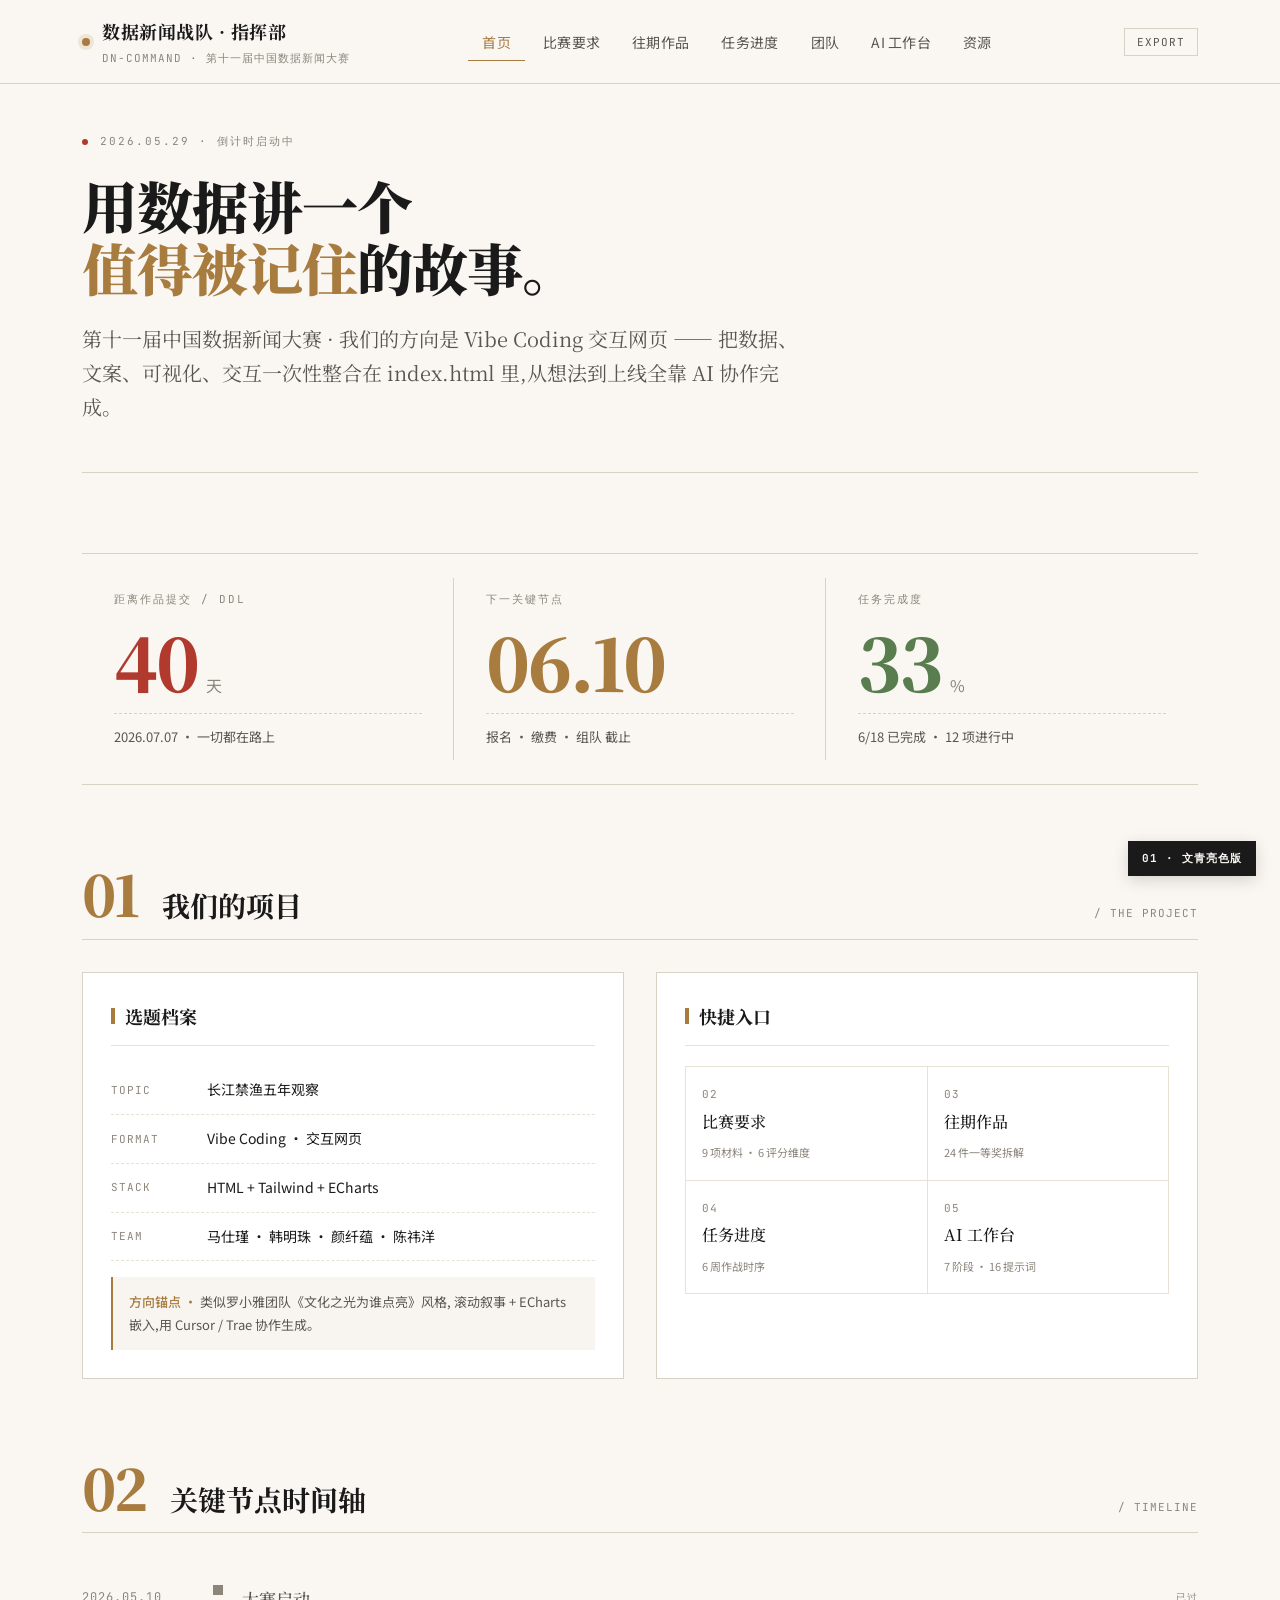
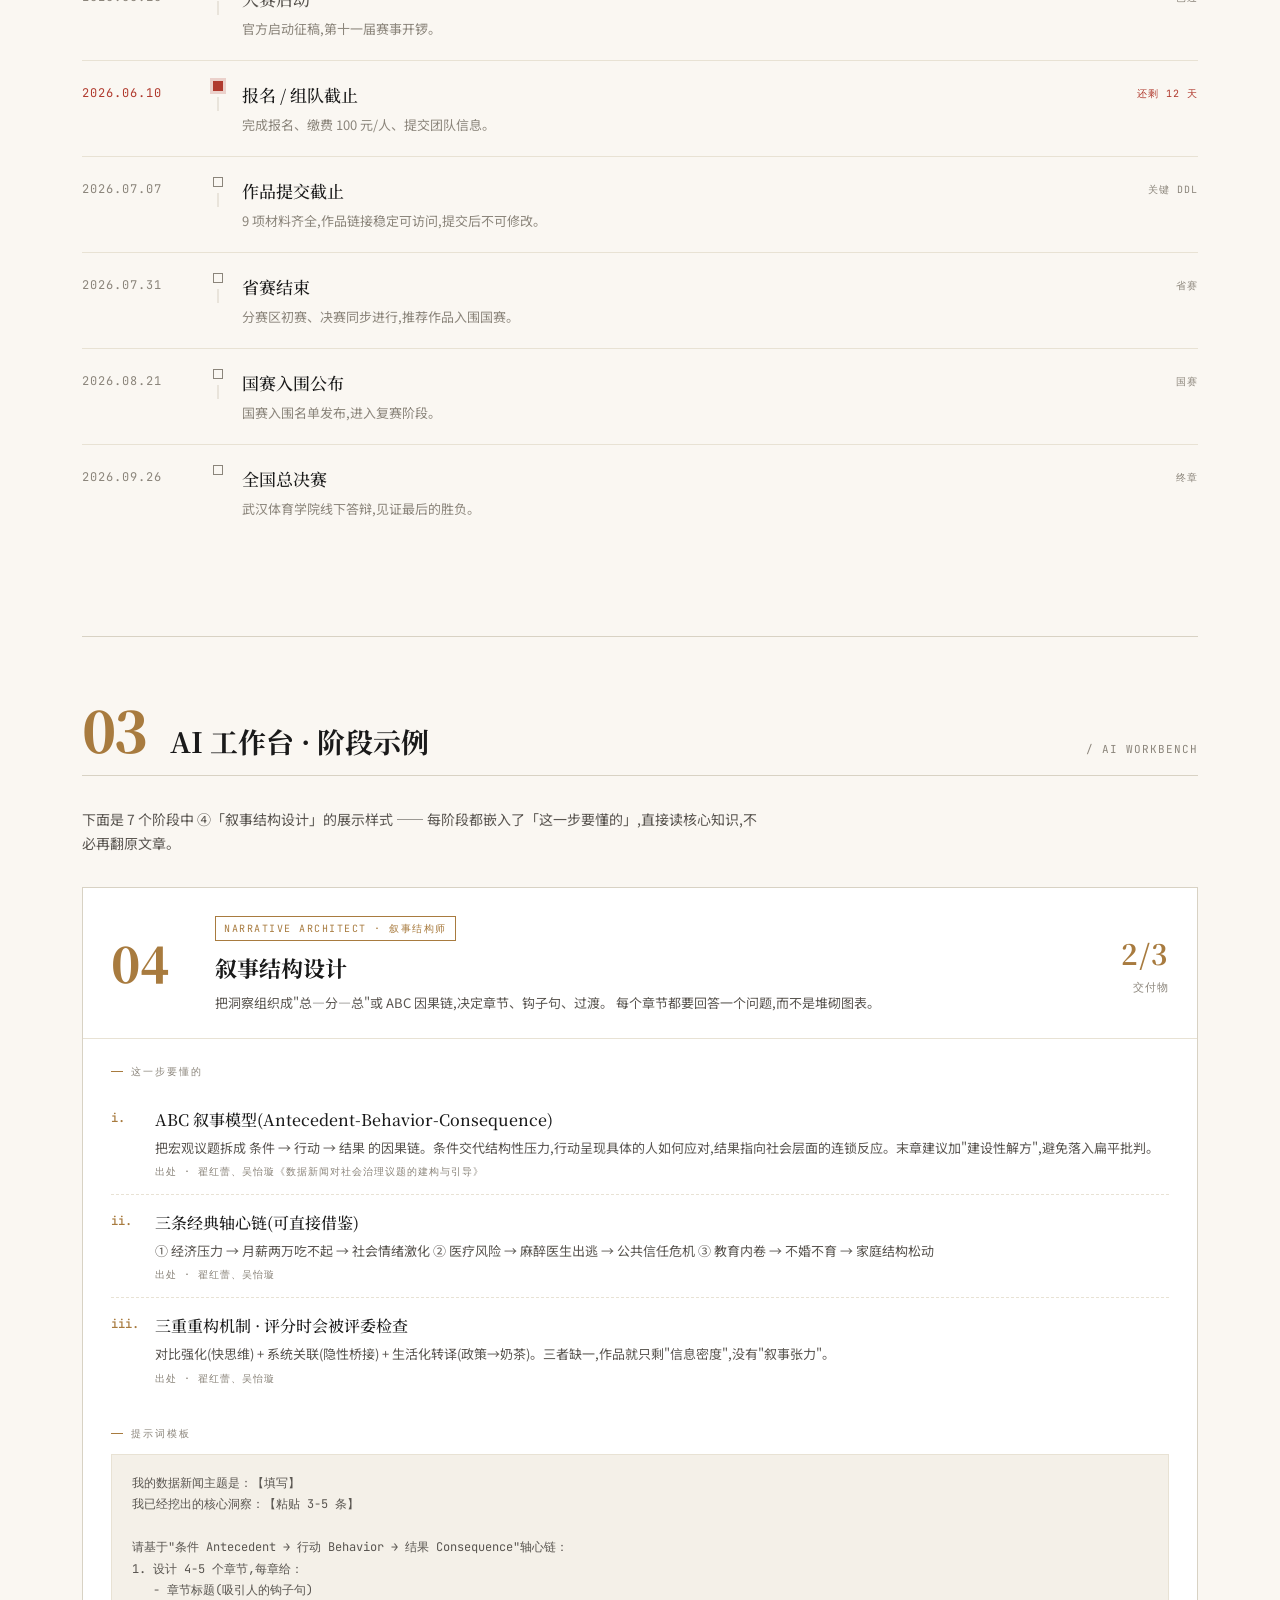
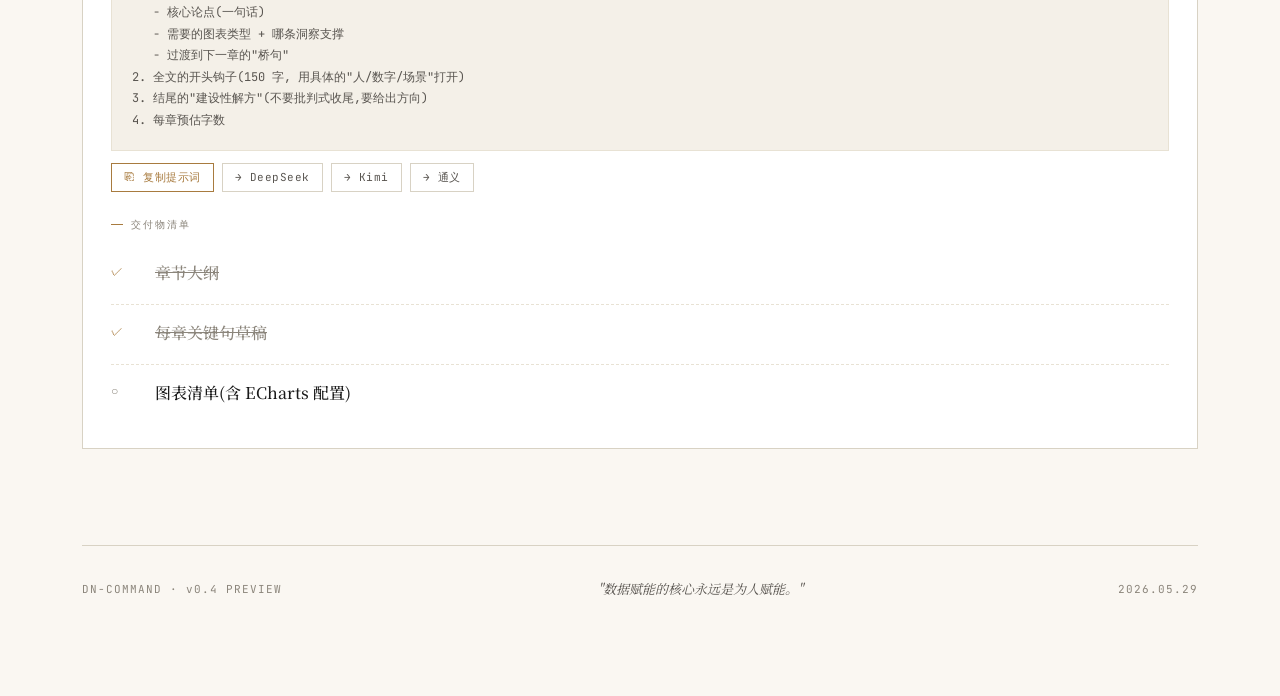
<file: preview-1-warmlight.html>
<!DOCTYPE html>
<html lang="zh-CN">
<head>
<meta charset="UTF-8">
<meta name="viewport" content="width=device-width, initial-scale=1.0">
<title>视觉稿 · 文青深度报道风</title>
<link rel="preconnect" href="https://fonts.googleapis.com">
<link rel="preconnect" href="https://fonts.gstatic.com" crossorigin>
<link href="https://fonts.googleapis.com/css2?family=JetBrains+Mono:wght@400;500;700&family=Noto+Serif+SC:wght@400;500;700;900&family=Noto+Sans+SC:wght@300;400;500;700&display=swap" rel="stylesheet">
<style>
:root {
  --bg: #faf7f2;
  --bg-elev: #ffffff;
  --bg-elev-2: #f4f0e8;
  --line: #d8d2c4;
  --line-soft: #e8e2d4;
  --text: #1a1a1a;
  --text-2: #595550;
  --text-3: #8b857b;
  --gold: #a87b3f;
  --gold-soft: #876030;
  --blue: #2a5d7c;
  --red: #b03a2e;
  --green: #5a7d4f;
  --serif: "Noto Serif SC", "Songti SC", "SimSun", serif;
  --sans: "Noto Sans SC", -apple-system, BlinkMacSystemFont, "PingFang SC", "Microsoft YaHei", sans-serif;
  --mono: "JetBrains Mono", "SF Mono", "Cascadia Code", Consolas, monospace;
}

* { box-sizing: border-box; margin: 0; padding: 0; }

html { font-size: 16px; }

body {
  font-family: var(--sans);
  background: var(--bg);
  color: var(--text);
  line-height: 1.7;
  -webkit-font-smoothing: antialiased;
  text-rendering: optimizeLegibility;
}

a { color: var(--gold); text-decoration: none; }
a:hover { color: var(--gold-soft); }

/* ===== 顶部导航 ===== */
.nav {
  position: sticky;
  top: 0;
  z-index: 50;
  background: rgba(250, 247, 242, 0.92);
  backdrop-filter: blur(8px);
  -webkit-backdrop-filter: blur(8px);
  border-bottom: 1px solid var(--line);
}
.nav-inner {
  max-width: 1180px;
  margin: 0 auto;
  padding: 16px 32px;
  display: flex;
  align-items: center;
  justify-content: space-between;
  gap: 24px;
}
.brand {
  display: flex;
  align-items: center;
  gap: 12px;
}
.brand-mark {
  width: 8px;
  height: 8px;
  background: var(--gold);
  border-radius: 50%;
  box-shadow: 0 0 0 4px rgba(168, 123, 63, 0.15);
}
.brand-name {
  font-family: var(--serif);
  font-weight: 700;
  font-size: 18px;
  letter-spacing: 0.5px;
}
.brand-sub {
  font-family: var(--mono);
  font-size: 11px;
  color: var(--text-3);
  margin-top: 2px;
  letter-spacing: 1px;
}

.nav-links {
  display: flex;
  gap: 4px;
  list-style: none;
}
.nav-links a {
  color: var(--text-2);
  font-size: 14px;
  padding: 8px 14px;
  letter-spacing: 0.3px;
  transition: color 0.2s;
  border-bottom: 1px solid transparent;
}
.nav-links a:hover { color: var(--text); }
.nav-links a.active {
  color: var(--gold);
  border-bottom-color: var(--gold);
}

.export-btn {
  font-family: var(--mono);
  font-size: 11px;
  color: var(--text-2);
  padding: 6px 12px;
  border: 1px solid var(--line);
  background: transparent;
  cursor: pointer;
  letter-spacing: 1px;
  transition: all 0.2s;
}
.export-btn:hover {
  border-color: var(--gold);
  color: var(--gold);
}

/* ===== 主容器 ===== */
.main {
  max-width: 1180px;
  margin: 0 auto;
  padding: 48px 32px 96px;
}

/* ===== Hero 区 ===== */
.hero {
  margin-bottom: 80px;
  padding-bottom: 48px;
  border-bottom: 1px solid var(--line);
}
.hero-meta {
  display: flex;
  align-items: center;
  gap: 12px;
  margin-bottom: 24px;
  font-family: var(--mono);
  font-size: 11px;
  color: var(--text-3);
  letter-spacing: 2px;
  text-transform: uppercase;
}
.hero-meta .dot {
  width: 6px;
  height: 6px;
  background: var(--red);
  border-radius: 50%;
  animation: pulse 1.8s ease-in-out infinite;
}
@keyframes pulse {
  0%, 100% { opacity: 1; transform: scale(1); }
  50% { opacity: 0.5; transform: scale(1.4); }
}

.hero-title {
  font-family: var(--serif);
  font-weight: 900;
  font-size: 56px;
  line-height: 1.1;
  letter-spacing: -1px;
  margin-bottom: 24px;
}
.hero-title .accent { color: var(--gold); }

.hero-lead {
  font-family: var(--serif);
  font-size: 20px;
  line-height: 1.7;
  color: var(--text-2);
  max-width: 720px;
  font-weight: 400;
}

/* ===== 三大数字 ===== */
.metrics {
  display: grid;
  grid-template-columns: 1fr 1fr 1fr;
  gap: 0;
  margin-bottom: 80px;
  border-top: 1px solid var(--line);
  border-bottom: 1px solid var(--line);
}
.metric {
  padding: 36px 32px;
  position: relative;
}
.metric:not(:last-child)::after {
  content: '';
  position: absolute;
  right: 0;
  top: 24px;
  bottom: 24px;
  width: 1px;
  background: var(--line);
}
.metric-label {
  font-family: var(--mono);
  font-size: 11px;
  color: var(--text-3);
  letter-spacing: 2px;
  text-transform: uppercase;
  margin-bottom: 16px;
}
.metric-value {
  font-family: var(--serif);
  font-size: 72px;
  font-weight: 900;
  line-height: 1;
  letter-spacing: -2px;
}
.metric-value.warn { color: var(--red); }
.metric-value.gold { color: var(--gold); }
.metric-value.green { color: var(--green); }
.metric-unit {
  font-family: var(--sans);
  font-size: 16px;
  font-weight: 400;
  color: var(--text-3);
  margin-left: 8px;
  letter-spacing: 0;
}
.metric-foot {
  margin-top: 16px;
  font-size: 13px;
  color: var(--text-2);
  border-top: 1px dashed var(--line);
  padding-top: 12px;
}

/* ===== 章节标题 ===== */
.chapter {
  display: flex;
  align-items: baseline;
  gap: 24px;
  margin-bottom: 32px;
  padding-bottom: 16px;
  border-bottom: 1px solid var(--line);
}
.chapter-num {
  font-family: var(--serif);
  font-weight: 900;
  font-size: 56px;
  line-height: 1;
  color: var(--gold);
  letter-spacing: -2px;
}
.chapter-title {
  font-family: var(--serif);
  font-size: 28px;
  font-weight: 700;
  line-height: 1;
}
.chapter-meta {
  margin-left: auto;
  font-family: var(--mono);
  font-size: 11px;
  color: var(--text-3);
  letter-spacing: 1px;
}

/* ===== 项目卡 ===== */
.project-row {
  display: grid;
  grid-template-columns: 1fr 1fr;
  gap: 32px;
  margin-bottom: 80px;
}
.panel {
  background: var(--bg-elev);
  border: 1px solid var(--line);
  padding: 28px;
}
.panel-title {
  display: flex;
  align-items: center;
  gap: 10px;
  font-family: var(--serif);
  font-size: 18px;
  font-weight: 700;
  margin-bottom: 20px;
  padding-bottom: 14px;
  border-bottom: 1px solid var(--line-soft);
}
.panel-title .marker {
  width: 4px;
  height: 16px;
  background: var(--gold);
}

.kv-row {
  display: flex;
  align-items: center;
  gap: 16px;
  padding: 12px 0;
  border-bottom: 1px dashed var(--line-soft);
  font-size: 14px;
}
.kv-row:last-child { border-bottom: none; }
.kv-key {
  font-family: var(--mono);
  font-size: 11px;
  color: var(--text-3);
  letter-spacing: 1px;
  width: 80px;
  flex-shrink: 0;
  text-transform: uppercase;
}
.kv-val {
  flex: 1;
  color: var(--text);
}

.callout {
  margin-top: 16px;
  padding: 14px 16px;
  background: rgba(168, 123, 63, 0.08);
  border-left: 2px solid var(--gold);
  font-size: 13px;
  color: var(--text-2);
}
.callout strong { color: var(--gold); font-weight: 500; }

/* 快捷入口 */
.quick-grid {
  display: grid;
  grid-template-columns: 1fr 1fr;
  gap: 1px;
  background: var(--line-soft);
  border: 1px solid var(--line-soft);
}
.quick-item {
  background: var(--bg-elev);
  padding: 18px 16px;
  display: flex;
  flex-direction: column;
  gap: 4px;
  cursor: pointer;
  transition: all 0.2s;
}
.quick-item:hover {
  background: var(--bg-elev-2);
}
.quick-item:hover .quick-name { color: var(--gold); }
.quick-num {
  font-family: var(--mono);
  font-size: 11px;
  color: var(--text-3);
  letter-spacing: 1px;
}
.quick-name {
  font-family: var(--serif);
  font-size: 16px;
  font-weight: 500;
  transition: color 0.2s;
}
.quick-desc {
  font-size: 11px;
  color: var(--text-3);
  margin-top: 4px;
}

/* ===== 时间轴 ===== */
.timeline-list {
  list-style: none;
  margin-top: 8px;
}
.tl-item {
  display: grid;
  grid-template-columns: 120px 32px 1fr 100px;
  align-items: start;
  padding: 20px 0;
  border-bottom: 1px solid var(--line-soft);
  position: relative;
}
.tl-item:last-child { border-bottom: none; }

.tl-date {
  font-family: var(--mono);
  font-size: 12px;
  color: var(--text-3);
  letter-spacing: 1px;
  padding-top: 2px;
}
.tl-marker {
  display: flex;
  justify-content: center;
  align-items: center;
  position: relative;
}
.tl-dot {
  width: 10px;
  height: 10px;
  border: 1px solid var(--text-3);
  background: var(--bg);
  position: relative;
  z-index: 2;
}
.tl-line {
  position: absolute;
  top: 16px;
  bottom: -20px;
  left: 50%;
  width: 1px;
  background: var(--line);
  transform: translateX(-50%);
}
.tl-item:last-child .tl-line { display: none; }
.tl-item.passed .tl-dot { background: var(--text-3); border-color: var(--text-3); }
.tl-item.current .tl-dot {
  background: var(--red);
  border-color: var(--red);
  box-shadow: 0 0 0 3px rgba(176, 58, 46, 0.2);
}
.tl-item.current .tl-date { color: var(--red); }

.tl-body {
  padding-left: 8px;
}
.tl-title {
  font-family: var(--serif);
  font-size: 17px;
  font-weight: 500;
  margin-bottom: 4px;
}
.tl-item.passed .tl-title { color: var(--text-2); }
.tl-desc {
  font-size: 13px;
  color: var(--text-3);
}

.tl-tag {
  font-family: var(--mono);
  font-size: 10px;
  color: var(--text-3);
  text-align: right;
  letter-spacing: 1px;
  padding-top: 4px;
}
.tl-item.current .tl-tag { color: var(--red); }

/* ===== AI 工作台 阶段卡(预览样式) ===== */
.ai-section {
  margin-top: 96px;
  padding-top: 64px;
  border-top: 1px solid var(--line);
}

.workflow-step {
  background: var(--bg-elev);
  border: 1px solid var(--line);
  margin-bottom: 24px;
}
.step-head {
  padding: 24px 28px;
  display: grid;
  grid-template-columns: 80px 1fr auto;
  gap: 24px;
  align-items: center;
  border-bottom: 1px solid var(--line-soft);
}
.step-num {
  font-family: var(--serif);
  font-size: 48px;
  font-weight: 900;
  color: var(--gold);
  line-height: 1;
}
.step-info-title {
  font-family: var(--serif);
  font-size: 22px;
  font-weight: 700;
  margin-bottom: 6px;
}
.step-info-role {
  display: inline-block;
  font-family: var(--mono);
  font-size: 10px;
  letter-spacing: 1.5px;
  color: var(--gold);
  border: 1px solid var(--gold);
  padding: 3px 8px;
  margin-bottom: 8px;
  text-transform: uppercase;
}
.step-info-desc {
  font-size: 13px;
  color: var(--text-2);
  line-height: 1.6;
}
.step-progress {
  text-align: right;
  font-family: var(--mono);
  font-size: 11px;
  color: var(--text-3);
  letter-spacing: 1px;
}
.step-progress-num {
  font-size: 28px;
  font-weight: 700;
  color: var(--gold);
  display: block;
  font-family: var(--serif);
}

.step-body {
  padding: 24px 28px;
}
.step-block {
  margin-bottom: 24px;
}
.step-block:last-child { margin-bottom: 0; }
.step-block-label {
  font-family: var(--mono);
  font-size: 10px;
  color: var(--text-3);
  letter-spacing: 2px;
  text-transform: uppercase;
  margin-bottom: 12px;
  display: flex;
  align-items: center;
  gap: 8px;
}
.step-block-label::before {
  content: '';
  width: 12px;
  height: 1px;
  background: var(--gold);
}

.knowledge-points {
  list-style: none;
}
.knowledge-points li {
  padding: 14px 0;
  border-bottom: 1px dashed var(--line-soft);
  display: grid;
  grid-template-columns: 32px 1fr;
  gap: 12px;
  align-items: start;
}
.knowledge-points li:last-child { border-bottom: none; }
.knowledge-points .kp-num {
  font-family: var(--mono);
  color: var(--gold);
  font-size: 12px;
  font-weight: 500;
  padding-top: 2px;
}
.knowledge-points .kp-title {
  font-family: var(--serif);
  font-size: 16px;
  font-weight: 500;
  margin-bottom: 4px;
}
.knowledge-points .kp-desc {
  font-size: 13px;
  color: var(--text-2);
  line-height: 1.7;
  margin-bottom: 4px;
}
.knowledge-points .kp-source {
  font-family: var(--mono);
  font-size: 10px;
  color: var(--text-3);
  letter-spacing: 1px;
}

.prompt-box {
  background: var(--bg-elev-2);
  border: 1px solid var(--line-soft);
  padding: 18px 20px;
  font-family: var(--mono);
  font-size: 12px;
  color: var(--text-2);
  line-height: 1.8;
  white-space: pre-wrap;
  position: relative;
}
.prompt-actions {
  display: flex;
  gap: 8px;
  margin-top: 12px;
}
.tool-chip {
  font-family: var(--mono);
  font-size: 11px;
  color: var(--text-2);
  border: 1px solid var(--line);
  padding: 6px 12px;
  letter-spacing: 0.5px;
  transition: all 0.15s;
  cursor: pointer;
  background: transparent;
}
.tool-chip:hover {
  border-color: var(--gold);
  color: var(--gold);
}
.tool-chip.primary {
  border-color: var(--gold);
  color: var(--gold);
}

/* footer */
.foot {
  margin-top: 96px;
  padding-top: 32px;
  border-top: 1px solid var(--line);
  display: flex;
  justify-content: space-between;
  align-items: center;
  font-family: var(--mono);
  font-size: 11px;
  color: var(--text-3);
  letter-spacing: 1px;
}

.foot-quote {
  font-family: var(--serif);
  font-style: italic;
  color: var(--text-2);
  font-size: 13px;
  letter-spacing: 0;
}

/* 媒体查询 */
@media (max-width: 768px) {
  .nav-inner { padding: 12px 16px; }
  .nav-links { display: none; }
  .main { padding: 32px 16px 64px; }
  .hero-title { font-size: 36px; }
  .hero-lead { font-size: 16px; }
  .metrics { grid-template-columns: 1fr; }
  .metric:not(:last-child)::after { display: none; }
  .metric { border-bottom: 1px solid var(--line); }
  .metric-value { font-size: 56px; }
  .project-row { grid-template-columns: 1fr; }
  .step-head { grid-template-columns: 1fr; }
  .tl-item { grid-template-columns: 80px 24px 1fr; }
  .tl-tag { display: none; }
}

/* 装饰性"声明" */
.preview-tag {
  position: fixed;
  bottom: 24px;
  right: 24px;
  z-index: 100;
  background: var(--text);
  color: var(--bg);
  font-family: var(--mono);
  font-size: 11px;
  font-weight: 700;
  padding: 8px 14px;
  letter-spacing: 1px;
  box-shadow: 0 4px 16px rgba(0,0,0,0.15);
}
</style>
</head>
<body>

<!-- ====== 顶部导航 ====== -->
<nav class="nav">
  <div class="nav-inner">
    <div class="brand">
      <div class="brand-mark"></div>
      <div>
        <div class="brand-name">数据新闻战队 · 指挥部</div>
        <div class="brand-sub">DN-COMMAND · 第十一届中国数据新闻大赛</div>
      </div>
    </div>
    <ul class="nav-links">
      <li><a href="#" class="active">首页</a></li>
      <li><a href="#">比赛要求</a></li>
      <li><a href="#">往期作品</a></li>
      <li><a href="#">任务进度</a></li>
      <li><a href="#">团队</a></li>
      <li><a href="#">AI 工作台</a></li>
      <li><a href="#">资源</a></li>
    </ul>
    <button class="export-btn">EXPORT</button>
  </div>
</nav>

<main class="main">

  <!-- ====== Hero ====== -->
  <section class="hero">
    <div class="hero-meta">
      <span class="dot"></span>
      <span>2026.05.29 · 倒计时启动中</span>
    </div>
    <h1 class="hero-title">
      用数据讲一个<br>
      <span class="accent">值得被记住</span>的故事。
    </h1>
    <p class="hero-lead">
      第十一届中国数据新闻大赛 · 我们的方向是 Vibe Coding 交互网页 ——
      把数据、文案、可视化、交互一次性整合在 index.html 里,从想法到上线全靠 AI 协作完成。
    </p>
  </section>

  <!-- ====== 三大数字 ====== -->
  <section class="metrics">
    <div class="metric">
      <div class="metric-label">距离作品提交 / DDL</div>
      <div class="metric-value warn">40<span class="metric-unit">天</span></div>
      <div class="metric-foot">2026.07.07 · 一切都在路上</div>
    </div>
    <div class="metric">
      <div class="metric-label">下一关键节点</div>
      <div class="metric-value gold">06.10</div>
      <div class="metric-foot">报名 · 缴费 · 组队 截止</div>
    </div>
    <div class="metric">
      <div class="metric-label">任务完成度</div>
      <div class="metric-value green">33<span class="metric-unit">%</span></div>
      <div class="metric-foot">6/18 已完成 · 12 项进行中</div>
    </div>
  </section>

  <!-- ====== 章节 01 ====== -->
  <div class="chapter">
    <span class="chapter-num">01</span>
    <h2 class="chapter-title">我们的项目</h2>
    <span class="chapter-meta">/ THE PROJECT</span>
  </div>

  <section class="project-row">
    <div class="panel">
      <div class="panel-title"><span class="marker"></span>选题档案</div>
      <div class="kv-row">
        <span class="kv-key">Topic</span>
        <span class="kv-val">长江禁渔五年观察</span>
      </div>
      <div class="kv-row">
        <span class="kv-key">Format</span>
        <span class="kv-val">Vibe Coding · 交互网页</span>
      </div>
      <div class="kv-row">
        <span class="kv-key">Stack</span>
        <span class="kv-val">HTML + Tailwind + ECharts</span>
      </div>
      <div class="kv-row">
        <span class="kv-key">Team</span>
        <span class="kv-val">马仕瑾 · 韩明珠 · 颜纤蕴 · 陈祎洋</span>
      </div>
      <div class="callout">
        <strong>方向锚点 ·</strong> 类似罗小雅团队《文化之光为谁点亮》风格,
        滚动叙事 + ECharts 嵌入,用 Cursor / Trae 协作生成。
      </div>
    </div>

    <div class="panel">
      <div class="panel-title"><span class="marker"></span>快捷入口</div>
      <div class="quick-grid">
        <div class="quick-item">
          <span class="quick-num">02</span>
          <span class="quick-name">比赛要求</span>
          <span class="quick-desc">9 项材料 · 6 评分维度</span>
        </div>
        <div class="quick-item">
          <span class="quick-num">03</span>
          <span class="quick-name">往期作品</span>
          <span class="quick-desc">24 件一等奖拆解</span>
        </div>
        <div class="quick-item">
          <span class="quick-num">04</span>
          <span class="quick-name">任务进度</span>
          <span class="quick-desc">6 周作战时序</span>
        </div>
        <div class="quick-item">
          <span class="quick-num">05</span>
          <span class="quick-name">AI 工作台</span>
          <span class="quick-desc">7 阶段 · 16 提示词</span>
        </div>
      </div>
    </div>
  </section>

  <!-- ====== 章节 02 时间线 ====== -->
  <div class="chapter">
    <span class="chapter-num">02</span>
    <h2 class="chapter-title">关键节点时间轴</h2>
    <span class="chapter-meta">/ TIMELINE</span>
  </div>

  <ul class="timeline-list">
    <li class="tl-item passed">
      <span class="tl-date">2026.05.10</span>
      <span class="tl-marker"><span class="tl-dot"></span><span class="tl-line"></span></span>
      <div class="tl-body">
        <div class="tl-title">大赛启动</div>
        <div class="tl-desc">官方启动征稿,第十一届赛事开锣。</div>
      </div>
      <span class="tl-tag">已过</span>
    </li>
    <li class="tl-item current">
      <span class="tl-date">2026.06.10</span>
      <span class="tl-marker"><span class="tl-dot"></span><span class="tl-line"></span></span>
      <div class="tl-body">
        <div class="tl-title">报名 / 组队截止</div>
        <div class="tl-desc">完成报名、缴费 100 元/人、提交团队信息。</div>
      </div>
      <span class="tl-tag">还剩 12 天</span>
    </li>
    <li class="tl-item">
      <span class="tl-date">2026.07.07</span>
      <span class="tl-marker"><span class="tl-dot"></span><span class="tl-line"></span></span>
      <div class="tl-body">
        <div class="tl-title">作品提交截止</div>
        <div class="tl-desc">9 项材料齐全,作品链接稳定可访问,提交后不可修改。</div>
      </div>
      <span class="tl-tag">关键 DDL</span>
    </li>
    <li class="tl-item">
      <span class="tl-date">2026.07.31</span>
      <span class="tl-marker"><span class="tl-dot"></span><span class="tl-line"></span></span>
      <div class="tl-body">
        <div class="tl-title">省赛结束</div>
        <div class="tl-desc">分赛区初赛、决赛同步进行,推荐作品入围国赛。</div>
      </div>
      <span class="tl-tag">省赛</span>
    </li>
    <li class="tl-item">
      <span class="tl-date">2026.08.21</span>
      <span class="tl-marker"><span class="tl-dot"></span><span class="tl-line"></span></span>
      <div class="tl-body">
        <div class="tl-title">国赛入围公布</div>
        <div class="tl-desc">国赛入围名单发布,进入复赛阶段。</div>
      </div>
      <span class="tl-tag">国赛</span>
    </li>
    <li class="tl-item">
      <span class="tl-date">2026.09.26</span>
      <span class="tl-marker"><span class="tl-dot"></span></span>
      <div class="tl-body">
        <div class="tl-title">全国总决赛</div>
        <div class="tl-desc">武汉体育学院线下答辩,见证最后的胜负。</div>
      </div>
      <span class="tl-tag">终章</span>
    </li>
  </ul>

  <!-- ====== AI 工作台 预览 ====== -->
  <section class="ai-section">
    <div class="chapter">
      <span class="chapter-num">03</span>
      <h2 class="chapter-title">AI 工作台 · 阶段示例</h2>
      <span class="chapter-meta">/ AI WORKBENCH</span>
    </div>
    <p style="color:var(--text-2); font-size:14px; margin-bottom:32px; max-width:680px;">
      下面是 7 个阶段中 ④「叙事结构设计」的展示样式 ——
      每阶段都嵌入了「这一步要懂的」,直接读核心知识,不必再翻原文章。
    </p>

    <div class="workflow-step">
      <div class="step-head">
        <span class="step-num">04</span>
        <div>
          <div class="step-info-role">NARRATIVE ARCHITECT · 叙事结构师</div>
          <div class="step-info-title">叙事结构设计</div>
          <div class="step-info-desc">
            把洞察组织成"总—分—总"或 ABC 因果链,决定章节、钩子句、过渡。
            每个章节都要回答一个问题,而不是堆砌图表。
          </div>
        </div>
        <div class="step-progress">
          <span class="step-progress-num">2/3</span>
          交付物
        </div>
      </div>

      <div class="step-body">

        <div class="step-block">
          <div class="step-block-label">这一步要懂的</div>
          <ul class="knowledge-points">
            <li>
              <span class="kp-num">i.</span>
              <div>
                <div class="kp-title">ABC 叙事模型(Antecedent-Behavior-Consequence)</div>
                <div class="kp-desc">
                  把宏观议题拆成 条件 → 行动 → 结果 的因果链。条件交代结构性压力,行动呈现具体的人如何应对,结果指向社会层面的连锁反应。末章建议加"建设性解方",避免落入扁平批判。
                </div>
                <div class="kp-source">出处 · 翟红蕾、吴怡璇《数据新闻对社会治理议题的建构与引导》</div>
              </div>
            </li>
            <li>
              <span class="kp-num">ii.</span>
              <div>
                <div class="kp-title">三条经典轴心链(可直接借鉴)</div>
                <div class="kp-desc">
                  ① 经济压力 → 月薪两万吃不起 → 社会情绪激化 ②  医疗风险 → 麻醉医生出逃 → 公共信任危机 ③  教育内卷 → 不婚不育 → 家庭结构松动
                </div>
                <div class="kp-source">出处 · 翟红蕾、吴怡璇</div>
              </div>
            </li>
            <li>
              <span class="kp-num">iii.</span>
              <div>
                <div class="kp-title">三重重构机制 · 评分时会被评委检查</div>
                <div class="kp-desc">
                  对比强化(快思维) + 系统关联(隐性桥接) + 生活化转译(政策→奶茶)。三者缺一,作品就只剩"信息密度",没有"叙事张力"。
                </div>
                <div class="kp-source">出处 · 翟红蕾、吴怡璇</div>
              </div>
            </li>
          </ul>
        </div>

        <div class="step-block">
          <div class="step-block-label">提示词模板</div>
          <pre class="prompt-box">我的数据新闻主题是：【填写】
我已经挖出的核心洞察：【粘贴 3-5 条】

请基于"条件 Antecedent → 行动 Behavior → 结果 Consequence"轴心链：
1. 设计 4-5 个章节,每章给：
   - 章节标题(吸引人的钩子句)
   - 核心论点(一句话)
   - 需要的图表类型 + 哪条洞察支撑
   - 过渡到下一章的"桥句"
2. 全文的开头钩子(150 字, 用具体的"人/数字/场景"打开)
3. 结尾的"建设性解方"(不要批判式收尾,要给出方向)
4. 每章预估字数</pre>
          <div class="prompt-actions">
            <button class="tool-chip primary">⎘ 复制提示词</button>
            <button class="tool-chip">→ DeepSeek</button>
            <button class="tool-chip">→ Kimi</button>
            <button class="tool-chip">→ 通义</button>
          </div>
        </div>

        <div class="step-block">
          <div class="step-block-label">交付物清单</div>
          <ul class="knowledge-points">
            <li>
              <span class="kp-num">✓</span>
              <div>
                <div class="kp-title" style="text-decoration:line-through; color:var(--text-3);">章节大纲</div>
              </div>
            </li>
            <li>
              <span class="kp-num">✓</span>
              <div>
                <div class="kp-title" style="text-decoration:line-through; color:var(--text-3);">每章关键句草稿</div>
              </div>
            </li>
            <li>
              <span class="kp-num" style="color:var(--text-3);">○</span>
              <div>
                <div class="kp-title">图表清单(含 ECharts 配置)</div>
              </div>
            </li>
          </ul>
        </div>

      </div>
    </div>
  </section>

  <!-- ====== Footer ====== -->
  <footer class="foot">
    <span>DN-COMMAND · v0.4 PREVIEW</span>
    <span class="foot-quote">"数据赋能的核心永远是为人赋能。"</span>
    <span>2026.05.29</span>
  </footer>

</main>

<div class="preview-tag">01 · 文青亮色版</div>

</body>
</html>
</file>
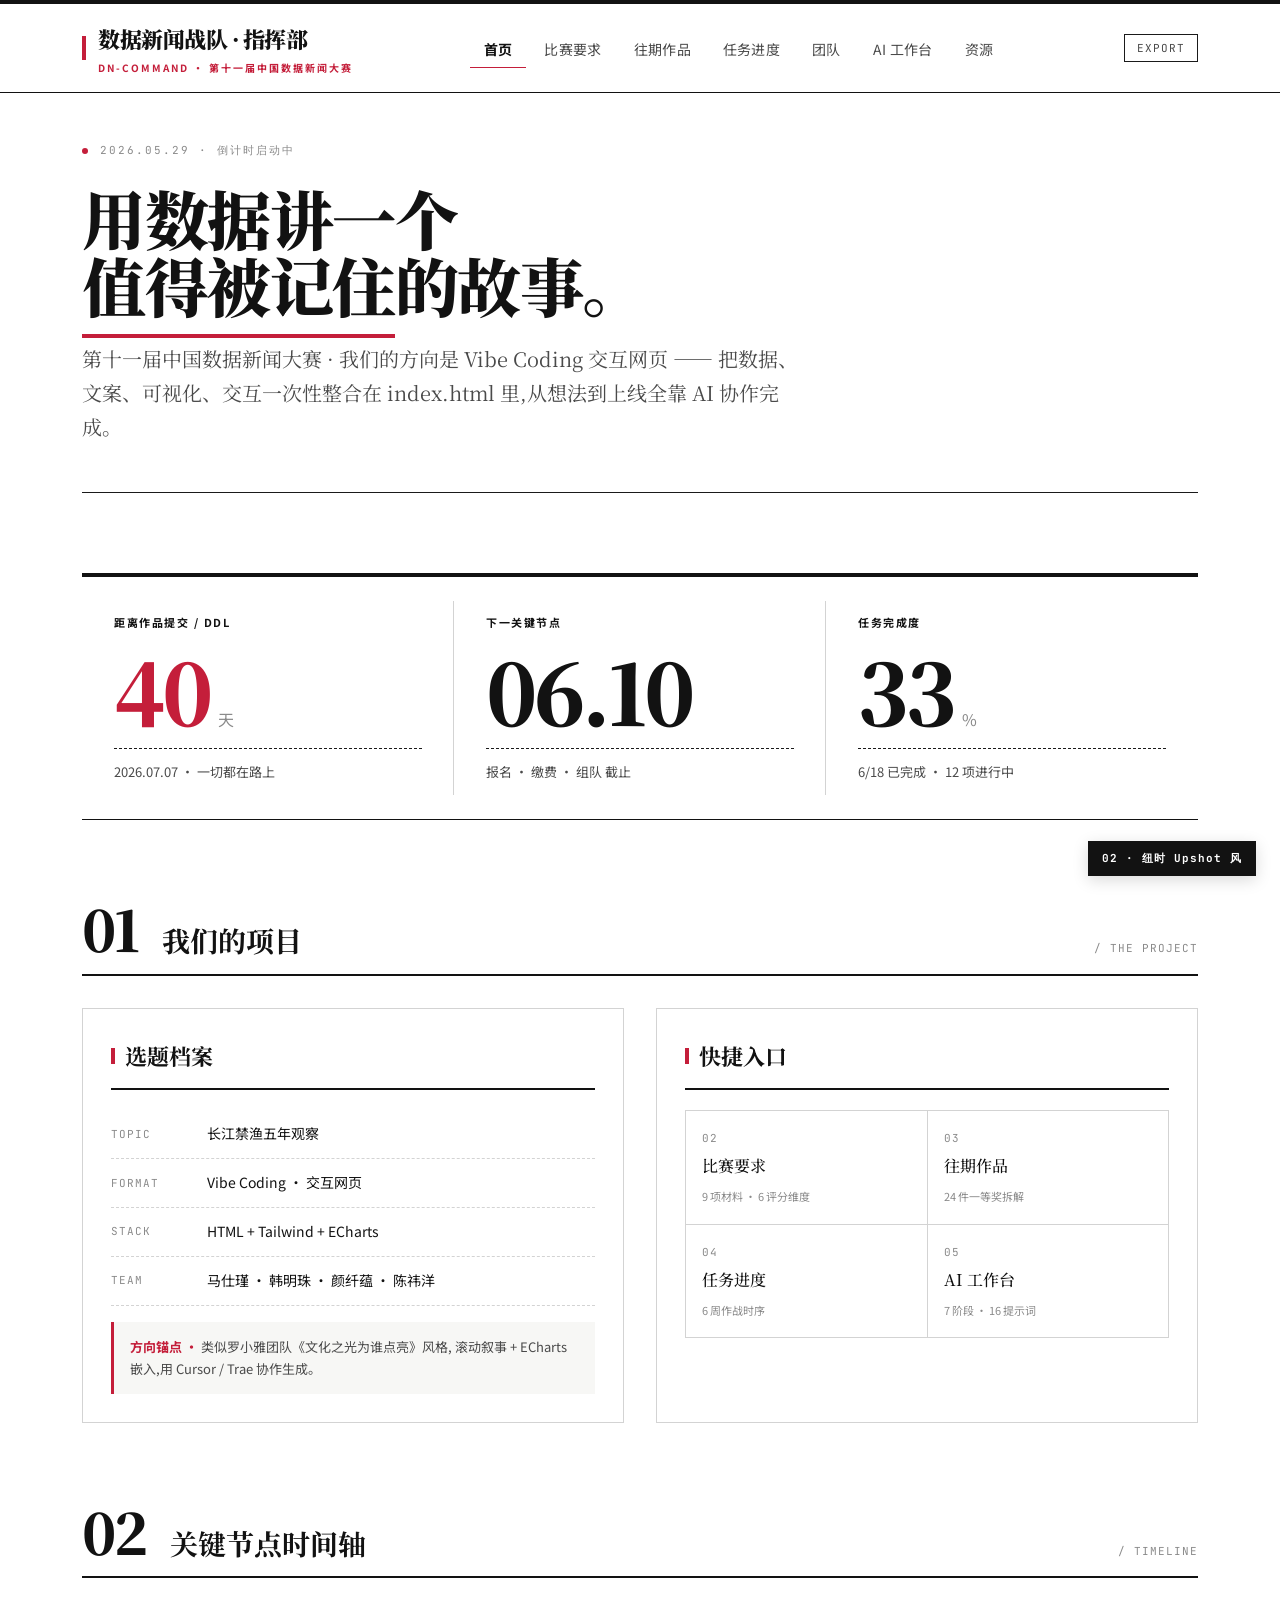
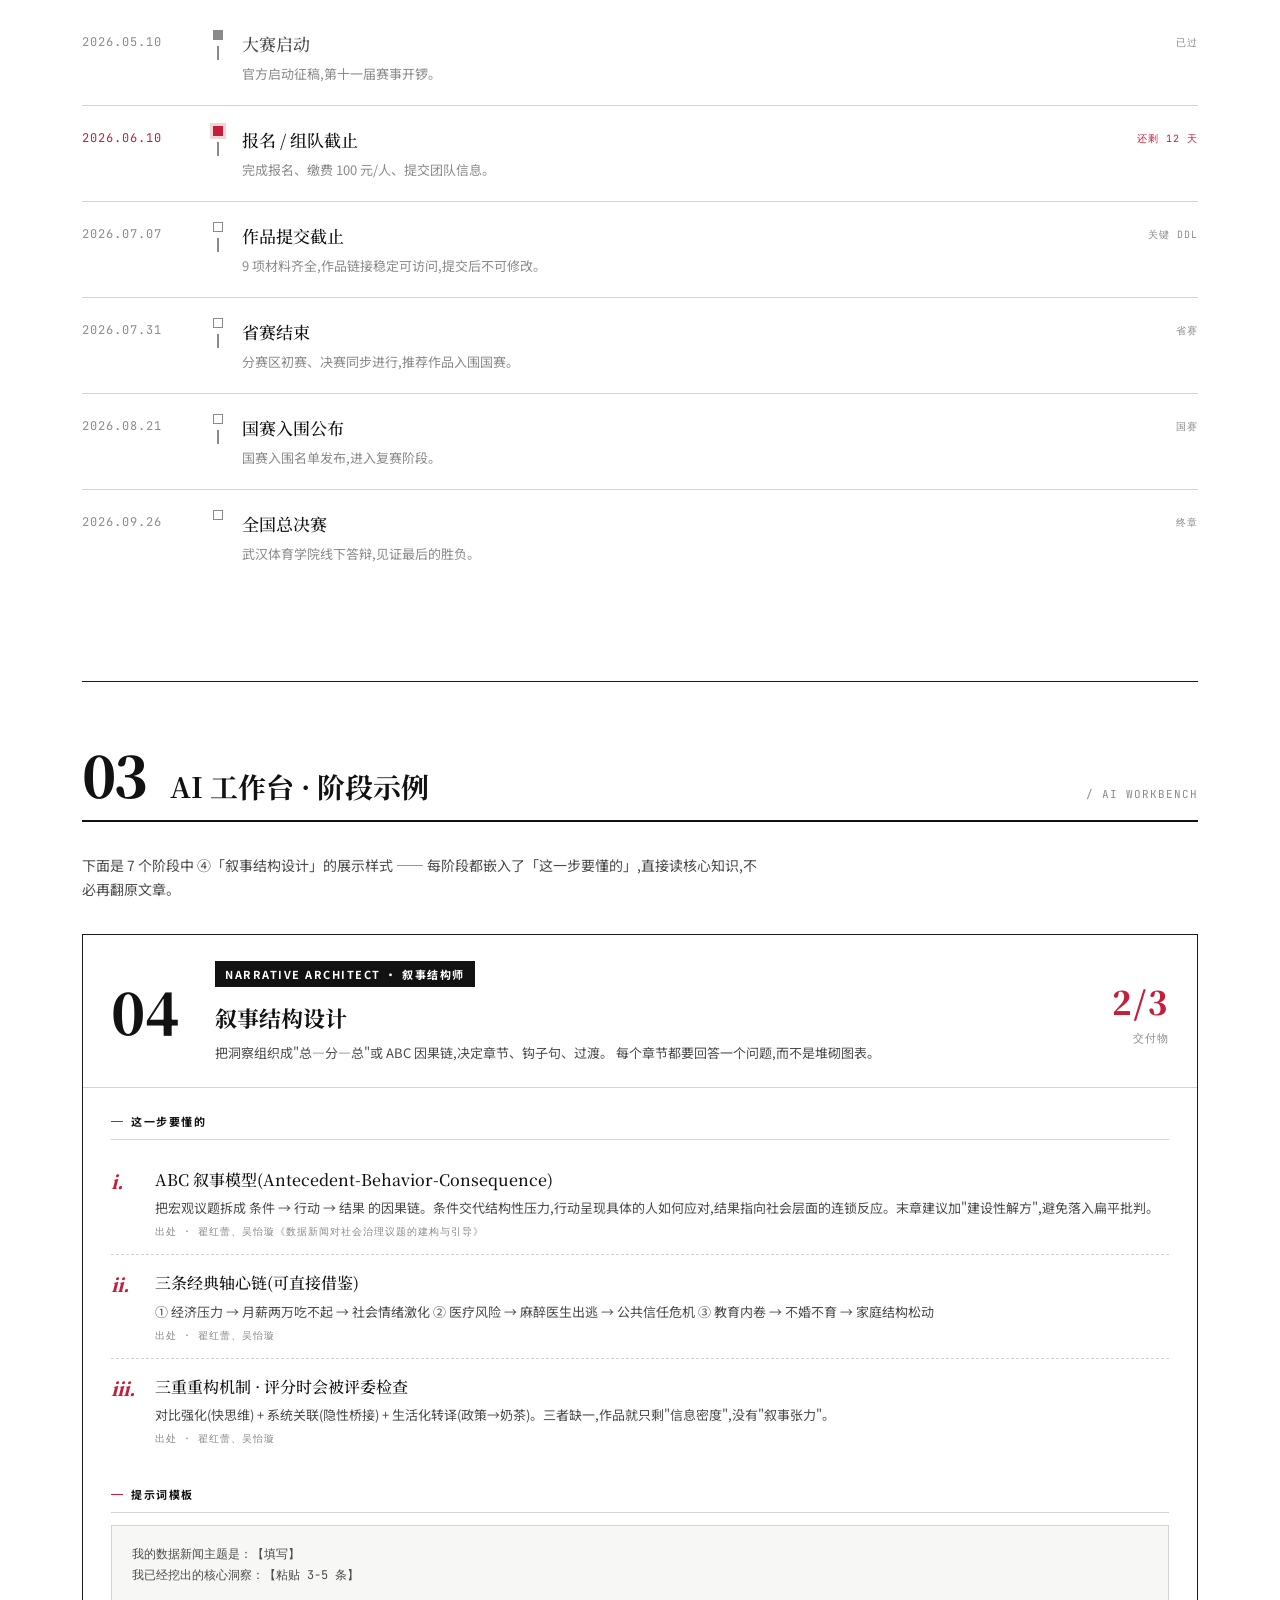
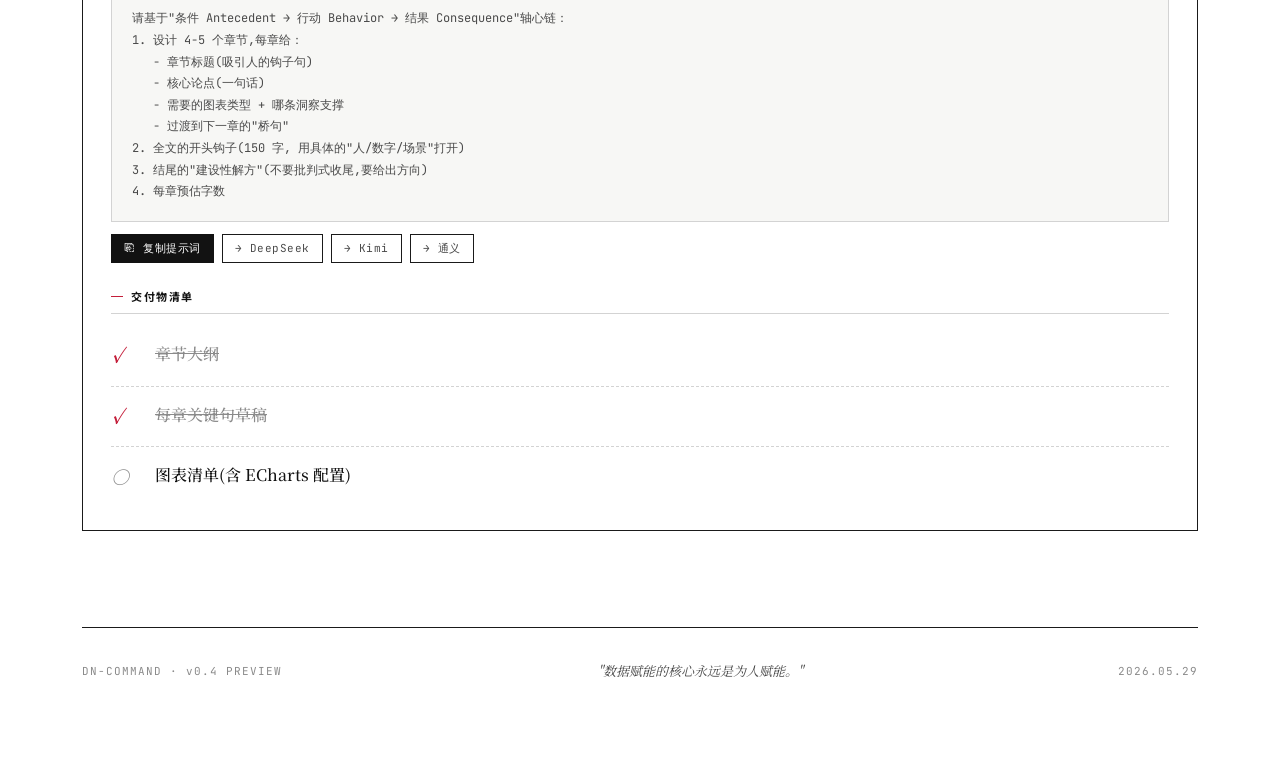
<file: preview-2-nyt.html>
<!DOCTYPE html>
<html lang="zh-CN">
<head>
<meta charset="UTF-8">
<meta name="viewport" content="width=device-width, initial-scale=1.0">
<title>视觉稿 · 文青深度报道风</title>
<link rel="preconnect" href="https://fonts.googleapis.com">
<link rel="preconnect" href="https://fonts.gstatic.com" crossorigin>
<link href="https://fonts.googleapis.com/css2?family=JetBrains+Mono:wght@400;500;700&family=Noto+Serif+SC:wght@400;500;700;900&family=Noto+Sans+SC:wght@300;400;500;700&display=swap" rel="stylesheet">
<style>
:root {
  --bg: #ffffff;
  --bg-elev: #ffffff;
  --bg-elev-2: #f7f7f5;
  --line: #1a1a1a;
  --line-soft: #d3d3d3;
  --text: #121212;
  --text-2: #4a4a4a;
  --text-3: #8a8a8a;
  --gold: #c41e3a;
  --gold-soft: #a51830;
  --blue: #326891;
  --red: #c41e3a;
  --green: #2c6e49;
  --serif: "Noto Serif SC", "Songti SC", Georgia, "Times New Roman", serif;
  --sans: "Noto Sans SC", -apple-system, BlinkMacSystemFont, "PingFang SC", "Microsoft YaHei", sans-serif;
  --mono: "JetBrains Mono", "SF Mono", Consolas, monospace;
}

* { box-sizing: border-box; margin: 0; padding: 0; }

html { font-size: 16px; }

body {
  font-family: var(--sans);
  background: var(--bg);
  color: var(--text);
  line-height: 1.7;
  -webkit-font-smoothing: antialiased;
  text-rendering: optimizeLegibility;
}

a { color: var(--gold); text-decoration: none; }
a:hover { color: var(--gold-soft); }

/* ===== 顶部导航 ===== */
.nav {
  position: sticky;
  top: 0;
  z-index: 50;
  background: rgba(255, 255, 255, 0.96);
  backdrop-filter: blur(8px);
  -webkit-backdrop-filter: blur(8px);
  border-top: 4px solid var(--text);
  border-bottom: 1px solid var(--text);
}
.nav-inner {
  max-width: 1180px;
  margin: 0 auto;
  padding: 16px 32px;
  display: flex;
  align-items: center;
  justify-content: space-between;
  gap: 24px;
}
.brand {
  display: flex;
  align-items: center;
  gap: 12px;
}
.brand-mark {
  width: 0;
  height: 24px;
  background: transparent;
  border-radius: 0;
  border-left: 4px solid var(--red);
  box-shadow: none;
}
.brand-name {
  font-family: var(--serif);
  font-weight: 900;
  font-size: 22px;
  letter-spacing: -0.5px;
  text-transform: none;
}
.brand-sub {
  font-family: var(--sans);
  font-size: 10px;
  font-weight: 700;
  color: var(--red);
  margin-top: 2px;
  letter-spacing: 2px;
  text-transform: uppercase;
}

.nav-links {
  display: flex;
  gap: 4px;
  list-style: none;
}
.nav-links a {
  color: var(--text-2);
  font-size: 14px;
  padding: 8px 14px;
  letter-spacing: 0.3px;
  transition: color 0.2s;
  border-bottom: 1px solid transparent;
}
.nav-links a:hover { color: var(--text); }
.nav-links a.active {
  color: var(--text);
  border-bottom-color: var(--red);
  font-weight: 700;
}

.export-btn {
  font-family: var(--mono);
  font-size: 11px;
  color: var(--text-2);
  padding: 6px 12px;
  border: 1px solid var(--line);
  background: transparent;
  cursor: pointer;
  letter-spacing: 1px;
  transition: all 0.2s;
}
.export-btn:hover {
  border-color: var(--text);
  background: var(--text);
  color: var(--bg);
}

/* ===== 主容器 ===== */
.main {
  max-width: 1180px;
  margin: 0 auto;
  padding: 48px 32px 96px;
}

/* ===== Hero 区 ===== */
.hero {
  margin-bottom: 80px;
  padding-bottom: 48px;
  border-bottom: 1px solid var(--line);
}
.hero-meta {
  display: flex;
  align-items: center;
  gap: 12px;
  margin-bottom: 24px;
  font-family: var(--mono);
  font-size: 11px;
  color: var(--text-3);
  letter-spacing: 2px;
  text-transform: uppercase;
}
.hero-meta .dot {
  width: 6px;
  height: 6px;
  background: var(--red);
  border-radius: 50%;
  animation: pulse 1.8s ease-in-out infinite;
}
@keyframes pulse {
  0%, 100% { opacity: 1; transform: scale(1); }
  50% { opacity: 0.5; transform: scale(1.4); }
}

.hero-title {
  font-family: var(--serif);
  font-weight: 900;
  font-size: 64px;
  line-height: 1.05;
  letter-spacing: -1.5px;
  margin-bottom: 24px;
  color: var(--text);
}
.hero-title .accent { color: var(--text); border-bottom: 4px solid var(--red); padding-bottom: 4px; }

.hero-lead {
  font-family: var(--serif);
  font-size: 20px;
  line-height: 1.7;
  color: var(--text-2);
  max-width: 720px;
  font-weight: 400;
}

/* ===== 三大数字 ===== */
.metrics {
  display: grid;
  grid-template-columns: 1fr 1fr 1fr;
  gap: 0;
  margin-bottom: 80px;
  border-top: 4px solid var(--text);
  border-bottom: 1px solid var(--text);
}
.metric {
  padding: 36px 32px;
  position: relative;
}
.metric:not(:last-child)::after {
  content: '';
  position: absolute;
  right: 0;
  top: 24px;
  bottom: 24px;
  width: 1px;
  background: var(--line-soft);
}
.metric-label {
  font-family: var(--sans);
  font-size: 11px;
  color: var(--text);
  font-weight: 700;
  letter-spacing: 1.5px;
  text-transform: uppercase;
  margin-bottom: 16px;
}
.metric-value {
  font-family: var(--serif);
  font-size: 84px;
  font-weight: 900;
  line-height: 1;
  letter-spacing: -3px;
  color: var(--text);
}
.metric-value.warn { color: var(--red); }
.metric-value.gold { color: var(--text); }
.metric-value.green { color: var(--text); }
.metric-unit {
  font-family: var(--sans);
  font-size: 16px;
  font-weight: 400;
  color: var(--text-3);
  margin-left: 8px;
  letter-spacing: 0;
}
.metric-foot {
  margin-top: 16px;
  font-size: 13px;
  color: var(--text-2);
  border-top: 1px dashed var(--line);
  padding-top: 12px;
}

/* ===== 章节标题 ===== */
.chapter {
  display: flex;
  align-items: baseline;
  gap: 24px;
  margin-bottom: 32px;
  padding-bottom: 16px;
  border-bottom: 2px solid var(--text);
}
.chapter-num {
  font-family: var(--serif);
  font-weight: 900;
  font-size: 56px;
  line-height: 1;
  color: var(--text);
  letter-spacing: -2px;
}
.chapter-title {
  font-family: var(--serif);
  font-size: 28px;
  font-weight: 700;
  line-height: 1;
}
.chapter-meta {
  margin-left: auto;
  font-family: var(--mono);
  font-size: 11px;
  color: var(--text-3);
  letter-spacing: 1px;
}

/* ===== 项目卡 ===== */
.project-row {
  display: grid;
  grid-template-columns: 1fr 1fr;
  gap: 32px;
  margin-bottom: 80px;
}
.panel {
  background: var(--bg-elev);
  border: 1px solid var(--line-soft);
  padding: 28px;
}
.panel-title {
  display: flex;
  align-items: center;
  gap: 10px;
  font-family: var(--serif);
  font-size: 22px;
  font-weight: 700;
  margin-bottom: 20px;
  padding-bottom: 14px;
  border-bottom: 2px solid var(--text);
}
.panel-title .marker {
  width: 4px;
  height: 16px;
  background: var(--red);
}

.kv-row {
  display: flex;
  align-items: center;
  gap: 16px;
  padding: 12px 0;
  border-bottom: 1px dashed var(--line-soft);
  font-size: 14px;
}
.kv-row:last-child { border-bottom: none; }
.kv-key {
  font-family: var(--mono);
  font-size: 11px;
  color: var(--text-3);
  letter-spacing: 1px;
  width: 80px;
  flex-shrink: 0;
  text-transform: uppercase;
}
.kv-val {
  flex: 1;
  color: var(--text);
}

.callout {
  margin-top: 16px;
  padding: 14px 16px;
  background: var(--bg-elev-2);
  border-left: 3px solid var(--red);
  font-size: 13px;
  color: var(--text-2);
}
.callout strong { color: var(--red); font-weight: 700; }

/* 快捷入口 */
.quick-grid {
  display: grid;
  grid-template-columns: 1fr 1fr;
  gap: 1px;
  background: var(--line-soft);
  border: 1px solid var(--line-soft);
}
.quick-item {
  background: var(--bg-elev);
  padding: 18px 16px;
  display: flex;
  flex-direction: column;
  gap: 4px;
  cursor: pointer;
  transition: all 0.2s;
}
.quick-item:hover {
  background: var(--bg-elev-2);
}
.quick-item:hover .quick-name { color: var(--red); }
.quick-num {
  font-family: var(--mono);
  font-size: 11px;
  color: var(--text-3);
  letter-spacing: 1px;
}
.quick-name {
  font-family: var(--serif);
  font-size: 16px;
  font-weight: 500;
  transition: color 0.2s;
}
.quick-desc {
  font-size: 11px;
  color: var(--text-3);
  margin-top: 4px;
}

/* ===== 时间轴 ===== */
.timeline-list {
  list-style: none;
  margin-top: 8px;
}
.tl-item {
  display: grid;
  grid-template-columns: 120px 32px 1fr 100px;
  align-items: start;
  padding: 20px 0;
  border-bottom: 1px solid var(--line-soft);
  position: relative;
}
.tl-item:last-child { border-bottom: none; }

.tl-date {
  font-family: var(--mono);
  font-size: 12px;
  color: var(--text-3);
  letter-spacing: 1px;
  padding-top: 2px;
}
.tl-marker {
  display: flex;
  justify-content: center;
  align-items: center;
  position: relative;
}
.tl-dot {
  width: 10px;
  height: 10px;
  border: 1px solid var(--text-3);
  background: var(--bg);
  position: relative;
  z-index: 2;
}
.tl-line {
  position: absolute;
  top: 16px;
  bottom: -20px;
  left: 50%;
  width: 1px;
  background: var(--line);
  transform: translateX(-50%);
}
.tl-item:last-child .tl-line { display: none; }
.tl-item.passed .tl-dot { background: var(--text-3); border-color: var(--text-3); }
.tl-item.current .tl-dot {
  background: var(--red);
  border-color: var(--red);
  box-shadow: 0 0 0 3px rgba(176, 58, 46, 0.2);
}
.tl-item.current .tl-date { color: var(--red); }

.tl-body {
  padding-left: 8px;
}
.tl-title {
  font-family: var(--serif);
  font-size: 17px;
  font-weight: 500;
  margin-bottom: 4px;
}
.tl-item.passed .tl-title { color: var(--text-2); }
.tl-desc {
  font-size: 13px;
  color: var(--text-3);
}

.tl-tag {
  font-family: var(--mono);
  font-size: 10px;
  color: var(--text-3);
  text-align: right;
  letter-spacing: 1px;
  padding-top: 4px;
}
.tl-item.current .tl-tag { color: var(--red); }

/* ===== AI 工作台 阶段卡(预览样式) ===== */
.ai-section {
  margin-top: 96px;
  padding-top: 64px;
  border-top: 1px solid var(--line);
}

.workflow-step {
  background: var(--bg-elev);
  border: 1px solid var(--line);
  margin-bottom: 24px;
}
.step-head {
  padding: 24px 28px;
  display: grid;
  grid-template-columns: 80px 1fr auto;
  gap: 24px;
  align-items: center;
  border-bottom: 1px solid var(--line-soft);
}
.step-num {
  font-family: var(--serif);
  font-size: 56px;
  font-weight: 900;
  color: var(--text);
  line-height: 1;
}
.step-info-title {
  font-family: var(--serif);
  font-size: 22px;
  font-weight: 700;
  margin-bottom: 6px;
}
.step-info-role {
  display: inline-block;
  font-family: var(--sans);
  font-size: 11px;
  letter-spacing: 1.5px;
  font-weight: 700;
  color: var(--bg);
  background: var(--text);
  padding: 4px 10px;
  margin-bottom: 12px;
  text-transform: uppercase;
}
.step-info-desc {
  font-size: 13px;
  color: var(--text-2);
  line-height: 1.6;
}
.step-progress {
  text-align: right;
  font-family: var(--mono);
  font-size: 11px;
  color: var(--text-3);
  letter-spacing: 1px;
}
.step-progress-num {
  font-size: 32px;
  font-weight: 900;
  color: var(--red);
  display: block;
  font-family: var(--serif);
}

.step-body {
  padding: 24px 28px;
}
.step-block {
  margin-bottom: 24px;
}
.step-block:last-child { margin-bottom: 0; }
.step-block-label {
  font-family: var(--sans);
  font-size: 11px;
  color: var(--text);
  font-weight: 700;
  letter-spacing: 1.5px;
  text-transform: uppercase;
  margin-bottom: 12px;
  display: flex;
  align-items: center;
  gap: 8px;
  padding-bottom: 8px;
  border-bottom: 1px solid var(--line-soft);
}
.step-block-label::before {
  content: '';
  width: 12px;
  height: 1px;
  background: var(--red);
}

.knowledge-points {
  list-style: none;
}
.knowledge-points li {
  padding: 14px 0;
  border-bottom: 1px dashed var(--line-soft);
  display: grid;
  grid-template-columns: 32px 1fr;
  gap: 12px;
  align-items: start;
}
.knowledge-points li:last-child { border-bottom: none; }
.knowledge-points .kp-num {
  font-family: var(--serif);
  color: var(--red);
  font-size: 18px;
  font-weight: 900;
  padding-top: 0px;
  font-style: italic;
}
.knowledge-points .kp-title {
  font-family: var(--serif);
  font-size: 16px;
  font-weight: 500;
  margin-bottom: 4px;
}
.knowledge-points .kp-desc {
  font-size: 13px;
  color: var(--text-2);
  line-height: 1.7;
  margin-bottom: 4px;
}
.knowledge-points .kp-source {
  font-family: var(--mono);
  font-size: 10px;
  color: var(--text-3);
  letter-spacing: 1px;
}

.prompt-box {
  background: var(--bg-elev-2);
  border: 1px solid var(--line-soft);
  padding: 18px 20px;
  font-family: var(--mono);
  font-size: 12px;
  color: var(--text-2);
  line-height: 1.8;
  white-space: pre-wrap;
  position: relative;
}
.prompt-actions {
  display: flex;
  gap: 8px;
  margin-top: 12px;
}
.tool-chip {
  font-family: var(--mono);
  font-size: 11px;
  color: var(--text-2);
  border: 1px solid var(--line);
  padding: 6px 12px;
  letter-spacing: 0.5px;
  transition: all 0.15s;
  cursor: pointer;
  background: transparent;
}
.tool-chip:hover {
  border-color: var(--text);
  color: var(--text);
}
.tool-chip.primary {
  border-color: var(--text);
  background: var(--text);
  color: var(--bg);
}

/* footer */
.foot {
  margin-top: 96px;
  padding-top: 32px;
  border-top: 1px solid var(--line);
  display: flex;
  justify-content: space-between;
  align-items: center;
  font-family: var(--mono);
  font-size: 11px;
  color: var(--text-3);
  letter-spacing: 1px;
}

.foot-quote {
  font-family: var(--serif);
  font-style: italic;
  color: var(--text-2);
  font-size: 13px;
  letter-spacing: 0;
}

/* 媒体查询 */
@media (max-width: 768px) {
  .nav-inner { padding: 12px 16px; }
  .nav-links { display: none; }
  .main { padding: 32px 16px 64px; }
  .hero-title { font-size: 36px; }
  .hero-lead { font-size: 16px; }
  .metrics { grid-template-columns: 1fr; }
  .metric:not(:last-child)::after { display: none; }
  .metric { border-bottom: 1px solid var(--line); }
  .metric-value { font-size: 56px; }
  .project-row { grid-template-columns: 1fr; }
  .step-head { grid-template-columns: 1fr; }
  .tl-item { grid-template-columns: 80px 24px 1fr; }
  .tl-tag { display: none; }
}

/* 装饰性"声明" */
.preview-tag {
  position: fixed;
  bottom: 24px;
  right: 24px;
  z-index: 100;
  background: var(--text);
  color: var(--bg);
  font-family: var(--mono);
  font-size: 11px;
  font-weight: 700;
  padding: 8px 14px;
  letter-spacing: 1px;
  box-shadow: 0 4px 16px rgba(0,0,0,0.15);
}
</style>
</head>
<body>

<!-- ====== 顶部导航 ====== -->
<nav class="nav">
  <div class="nav-inner">
    <div class="brand">
      <div class="brand-mark"></div>
      <div>
        <div class="brand-name">数据新闻战队 · 指挥部</div>
        <div class="brand-sub">DN-COMMAND · 第十一届中国数据新闻大赛</div>
      </div>
    </div>
    <ul class="nav-links">
      <li><a href="#" class="active">首页</a></li>
      <li><a href="#">比赛要求</a></li>
      <li><a href="#">往期作品</a></li>
      <li><a href="#">任务进度</a></li>
      <li><a href="#">团队</a></li>
      <li><a href="#">AI 工作台</a></li>
      <li><a href="#">资源</a></li>
    </ul>
    <button class="export-btn">EXPORT</button>
  </div>
</nav>

<main class="main">

  <!-- ====== Hero ====== -->
  <section class="hero">
    <div class="hero-meta">
      <span class="dot"></span>
      <span>2026.05.29 · 倒计时启动中</span>
    </div>
    <h1 class="hero-title">
      用数据讲一个<br>
      <span class="accent">值得被记住</span>的故事。
    </h1>
    <p class="hero-lead">
      第十一届中国数据新闻大赛 · 我们的方向是 Vibe Coding 交互网页 ——
      把数据、文案、可视化、交互一次性整合在 index.html 里,从想法到上线全靠 AI 协作完成。
    </p>
  </section>

  <!-- ====== 三大数字 ====== -->
  <section class="metrics">
    <div class="metric">
      <div class="metric-label">距离作品提交 / DDL</div>
      <div class="metric-value warn">40<span class="metric-unit">天</span></div>
      <div class="metric-foot">2026.07.07 · 一切都在路上</div>
    </div>
    <div class="metric">
      <div class="metric-label">下一关键节点</div>
      <div class="metric-value gold">06.10</div>
      <div class="metric-foot">报名 · 缴费 · 组队 截止</div>
    </div>
    <div class="metric">
      <div class="metric-label">任务完成度</div>
      <div class="metric-value green">33<span class="metric-unit">%</span></div>
      <div class="metric-foot">6/18 已完成 · 12 项进行中</div>
    </div>
  </section>

  <!-- ====== 章节 01 ====== -->
  <div class="chapter">
    <span class="chapter-num">01</span>
    <h2 class="chapter-title">我们的项目</h2>
    <span class="chapter-meta">/ THE PROJECT</span>
  </div>

  <section class="project-row">
    <div class="panel">
      <div class="panel-title"><span class="marker"></span>选题档案</div>
      <div class="kv-row">
        <span class="kv-key">Topic</span>
        <span class="kv-val">长江禁渔五年观察</span>
      </div>
      <div class="kv-row">
        <span class="kv-key">Format</span>
        <span class="kv-val">Vibe Coding · 交互网页</span>
      </div>
      <div class="kv-row">
        <span class="kv-key">Stack</span>
        <span class="kv-val">HTML + Tailwind + ECharts</span>
      </div>
      <div class="kv-row">
        <span class="kv-key">Team</span>
        <span class="kv-val">马仕瑾 · 韩明珠 · 颜纤蕴 · 陈祎洋</span>
      </div>
      <div class="callout">
        <strong>方向锚点 ·</strong> 类似罗小雅团队《文化之光为谁点亮》风格,
        滚动叙事 + ECharts 嵌入,用 Cursor / Trae 协作生成。
      </div>
    </div>

    <div class="panel">
      <div class="panel-title"><span class="marker"></span>快捷入口</div>
      <div class="quick-grid">
        <div class="quick-item">
          <span class="quick-num">02</span>
          <span class="quick-name">比赛要求</span>
          <span class="quick-desc">9 项材料 · 6 评分维度</span>
        </div>
        <div class="quick-item">
          <span class="quick-num">03</span>
          <span class="quick-name">往期作品</span>
          <span class="quick-desc">24 件一等奖拆解</span>
        </div>
        <div class="quick-item">
          <span class="quick-num">04</span>
          <span class="quick-name">任务进度</span>
          <span class="quick-desc">6 周作战时序</span>
        </div>
        <div class="quick-item">
          <span class="quick-num">05</span>
          <span class="quick-name">AI 工作台</span>
          <span class="quick-desc">7 阶段 · 16 提示词</span>
        </div>
      </div>
    </div>
  </section>

  <!-- ====== 章节 02 时间线 ====== -->
  <div class="chapter">
    <span class="chapter-num">02</span>
    <h2 class="chapter-title">关键节点时间轴</h2>
    <span class="chapter-meta">/ TIMELINE</span>
  </div>

  <ul class="timeline-list">
    <li class="tl-item passed">
      <span class="tl-date">2026.05.10</span>
      <span class="tl-marker"><span class="tl-dot"></span><span class="tl-line"></span></span>
      <div class="tl-body">
        <div class="tl-title">大赛启动</div>
        <div class="tl-desc">官方启动征稿,第十一届赛事开锣。</div>
      </div>
      <span class="tl-tag">已过</span>
    </li>
    <li class="tl-item current">
      <span class="tl-date">2026.06.10</span>
      <span class="tl-marker"><span class="tl-dot"></span><span class="tl-line"></span></span>
      <div class="tl-body">
        <div class="tl-title">报名 / 组队截止</div>
        <div class="tl-desc">完成报名、缴费 100 元/人、提交团队信息。</div>
      </div>
      <span class="tl-tag">还剩 12 天</span>
    </li>
    <li class="tl-item">
      <span class="tl-date">2026.07.07</span>
      <span class="tl-marker"><span class="tl-dot"></span><span class="tl-line"></span></span>
      <div class="tl-body">
        <div class="tl-title">作品提交截止</div>
        <div class="tl-desc">9 项材料齐全,作品链接稳定可访问,提交后不可修改。</div>
      </div>
      <span class="tl-tag">关键 DDL</span>
    </li>
    <li class="tl-item">
      <span class="tl-date">2026.07.31</span>
      <span class="tl-marker"><span class="tl-dot"></span><span class="tl-line"></span></span>
      <div class="tl-body">
        <div class="tl-title">省赛结束</div>
        <div class="tl-desc">分赛区初赛、决赛同步进行,推荐作品入围国赛。</div>
      </div>
      <span class="tl-tag">省赛</span>
    </li>
    <li class="tl-item">
      <span class="tl-date">2026.08.21</span>
      <span class="tl-marker"><span class="tl-dot"></span><span class="tl-line"></span></span>
      <div class="tl-body">
        <div class="tl-title">国赛入围公布</div>
        <div class="tl-desc">国赛入围名单发布,进入复赛阶段。</div>
      </div>
      <span class="tl-tag">国赛</span>
    </li>
    <li class="tl-item">
      <span class="tl-date">2026.09.26</span>
      <span class="tl-marker"><span class="tl-dot"></span></span>
      <div class="tl-body">
        <div class="tl-title">全国总决赛</div>
        <div class="tl-desc">武汉体育学院线下答辩,见证最后的胜负。</div>
      </div>
      <span class="tl-tag">终章</span>
    </li>
  </ul>

  <!-- ====== AI 工作台 预览 ====== -->
  <section class="ai-section">
    <div class="chapter">
      <span class="chapter-num">03</span>
      <h2 class="chapter-title">AI 工作台 · 阶段示例</h2>
      <span class="chapter-meta">/ AI WORKBENCH</span>
    </div>
    <p style="color:var(--text-2); font-size:14px; margin-bottom:32px; max-width:680px;">
      下面是 7 个阶段中 ④「叙事结构设计」的展示样式 ——
      每阶段都嵌入了「这一步要懂的」,直接读核心知识,不必再翻原文章。
    </p>

    <div class="workflow-step">
      <div class="step-head">
        <span class="step-num">04</span>
        <div>
          <div class="step-info-role">NARRATIVE ARCHITECT · 叙事结构师</div>
          <div class="step-info-title">叙事结构设计</div>
          <div class="step-info-desc">
            把洞察组织成"总—分—总"或 ABC 因果链,决定章节、钩子句、过渡。
            每个章节都要回答一个问题,而不是堆砌图表。
          </div>
        </div>
        <div class="step-progress">
          <span class="step-progress-num">2/3</span>
          交付物
        </div>
      </div>

      <div class="step-body">

        <div class="step-block">
          <div class="step-block-label">这一步要懂的</div>
          <ul class="knowledge-points">
            <li>
              <span class="kp-num">i.</span>
              <div>
                <div class="kp-title">ABC 叙事模型(Antecedent-Behavior-Consequence)</div>
                <div class="kp-desc">
                  把宏观议题拆成 条件 → 行动 → 结果 的因果链。条件交代结构性压力,行动呈现具体的人如何应对,结果指向社会层面的连锁反应。末章建议加"建设性解方",避免落入扁平批判。
                </div>
                <div class="kp-source">出处 · 翟红蕾、吴怡璇《数据新闻对社会治理议题的建构与引导》</div>
              </div>
            </li>
            <li>
              <span class="kp-num">ii.</span>
              <div>
                <div class="kp-title">三条经典轴心链(可直接借鉴)</div>
                <div class="kp-desc">
                  ① 经济压力 → 月薪两万吃不起 → 社会情绪激化 ②  医疗风险 → 麻醉医生出逃 → 公共信任危机 ③  教育内卷 → 不婚不育 → 家庭结构松动
                </div>
                <div class="kp-source">出处 · 翟红蕾、吴怡璇</div>
              </div>
            </li>
            <li>
              <span class="kp-num">iii.</span>
              <div>
                <div class="kp-title">三重重构机制 · 评分时会被评委检查</div>
                <div class="kp-desc">
                  对比强化(快思维) + 系统关联(隐性桥接) + 生活化转译(政策→奶茶)。三者缺一,作品就只剩"信息密度",没有"叙事张力"。
                </div>
                <div class="kp-source">出处 · 翟红蕾、吴怡璇</div>
              </div>
            </li>
          </ul>
        </div>

        <div class="step-block">
          <div class="step-block-label">提示词模板</div>
          <pre class="prompt-box">我的数据新闻主题是：【填写】
我已经挖出的核心洞察：【粘贴 3-5 条】

请基于"条件 Antecedent → 行动 Behavior → 结果 Consequence"轴心链：
1. 设计 4-5 个章节,每章给：
   - 章节标题(吸引人的钩子句)
   - 核心论点(一句话)
   - 需要的图表类型 + 哪条洞察支撑
   - 过渡到下一章的"桥句"
2. 全文的开头钩子(150 字, 用具体的"人/数字/场景"打开)
3. 结尾的"建设性解方"(不要批判式收尾,要给出方向)
4. 每章预估字数</pre>
          <div class="prompt-actions">
            <button class="tool-chip primary">⎘ 复制提示词</button>
            <button class="tool-chip">→ DeepSeek</button>
            <button class="tool-chip">→ Kimi</button>
            <button class="tool-chip">→ 通义</button>
          </div>
        </div>

        <div class="step-block">
          <div class="step-block-label">交付物清单</div>
          <ul class="knowledge-points">
            <li>
              <span class="kp-num">✓</span>
              <div>
                <div class="kp-title" style="text-decoration:line-through; color:var(--text-3);">章节大纲</div>
              </div>
            </li>
            <li>
              <span class="kp-num">✓</span>
              <div>
                <div class="kp-title" style="text-decoration:line-through; color:var(--text-3);">每章关键句草稿</div>
              </div>
            </li>
            <li>
              <span class="kp-num" style="color:var(--text-3);">○</span>
              <div>
                <div class="kp-title">图表清单(含 ECharts 配置)</div>
              </div>
            </li>
          </ul>
        </div>

      </div>
    </div>
  </section>

  <!-- ====== Footer ====== -->
  <footer class="foot">
    <span>DN-COMMAND · v0.4 PREVIEW</span>
    <span class="foot-quote">"数据赋能的核心永远是为人赋能。"</span>
    <span>2026.05.29</span>
  </footer>

</main>

<div class="preview-tag">02 · 纽时 Upshot 风</div>

</body>
</html>
</file>
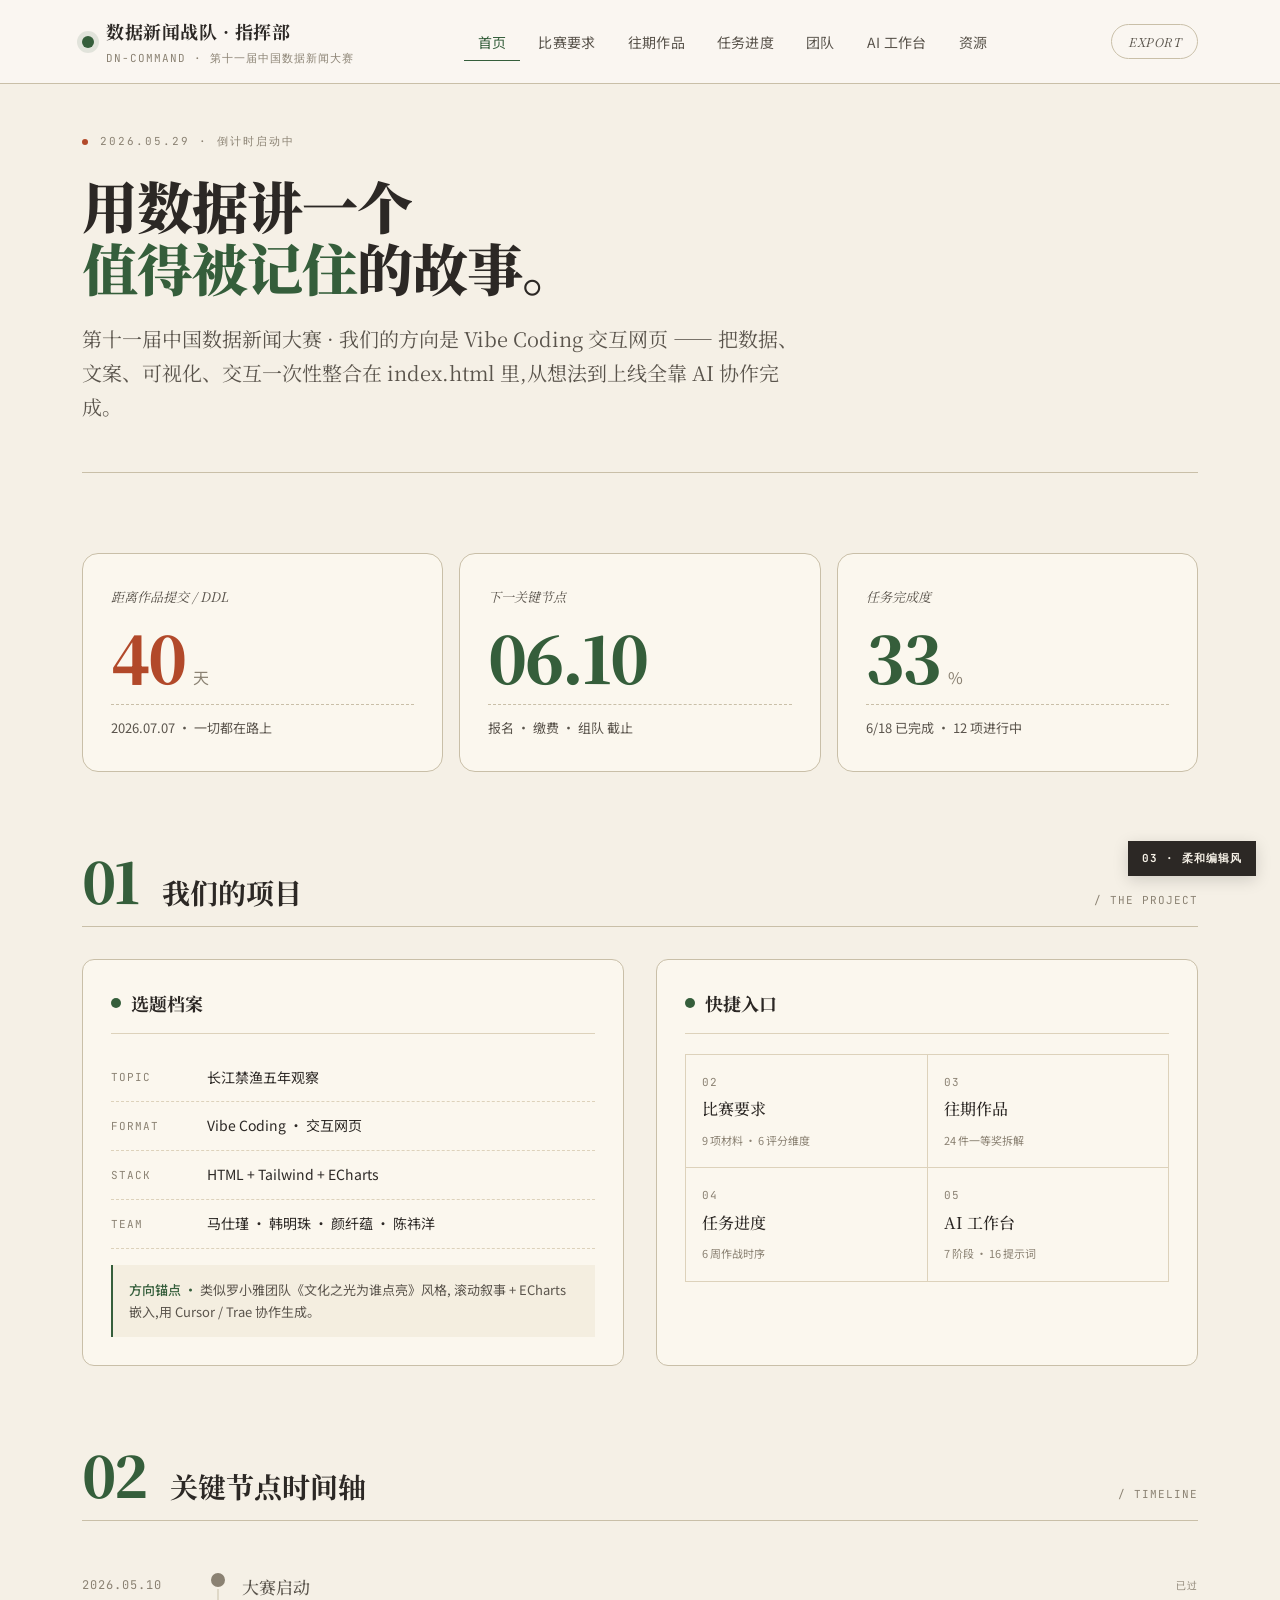
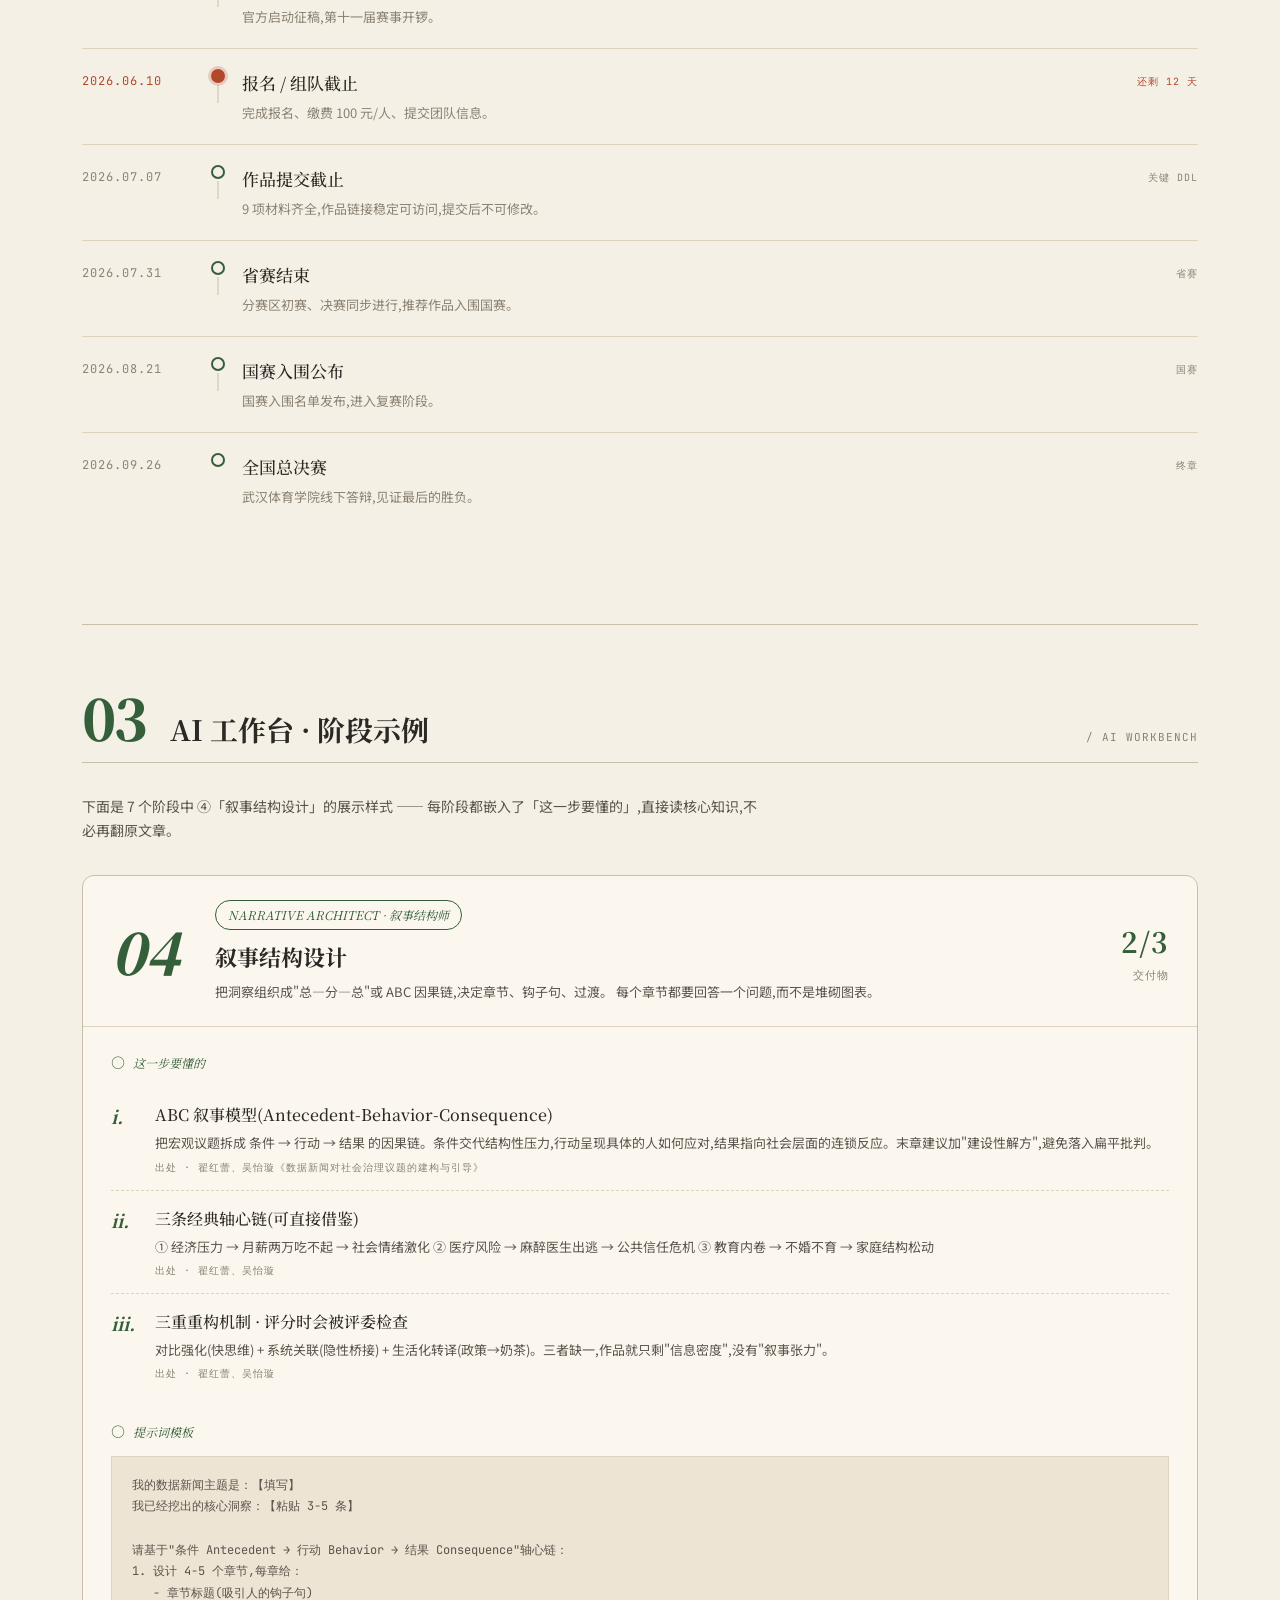
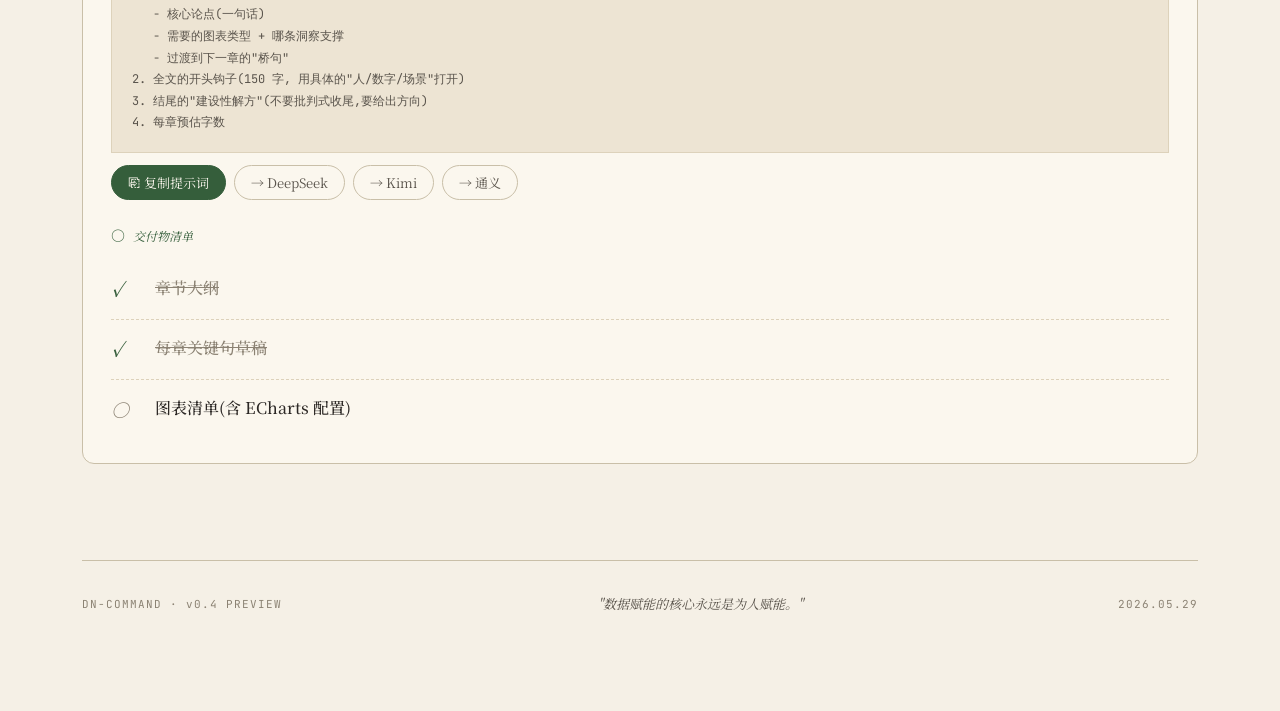
<file: preview-3-soft.html>
<!DOCTYPE html>
<html lang="zh-CN">
<head>
<meta charset="UTF-8">
<meta name="viewport" content="width=device-width, initial-scale=1.0">
<title>视觉稿 · 文青深度报道风</title>
<link rel="preconnect" href="https://fonts.googleapis.com">
<link rel="preconnect" href="https://fonts.gstatic.com" crossorigin>
<link href="https://fonts.googleapis.com/css2?family=JetBrains+Mono:wght@400;500;700&family=Noto+Serif+SC:wght@400;500;700;900&family=Noto+Sans+SC:wght@300;400;500;700&display=swap" rel="stylesheet">
<style>
:root {
  --bg: #f5f0e6;
  --bg-elev: #fbf7ee;
  --bg-elev-2: #ede4d3;
  --line: #c9bfa8;
  --line-soft: #ddd2bb;
  --text: #2c2825;
  --text-2: #5a544c;
  --text-3: #8b8273;
  --gold: #355e3b;
  --gold-soft: #2d4f31;
  --blue: #4a6e8e;
  --red: #b2492a;
  --green: #355e3b;
  --serif: "Noto Serif SC", "Songti SC", "Source Han Serif", serif;
  --sans: "Noto Sans SC", -apple-system, BlinkMacSystemFont, "PingFang SC", "Microsoft YaHei", sans-serif;
  --mono: "JetBrains Mono", "SF Mono", Consolas, monospace;
}

* { box-sizing: border-box; margin: 0; padding: 0; }

html { font-size: 16px; }

body {
  font-family: var(--sans);
  background: var(--bg);
  color: var(--text);
  line-height: 1.7;
  -webkit-font-smoothing: antialiased;
  text-rendering: optimizeLegibility;
}

a { color: var(--gold); text-decoration: none; }
a:hover { color: var(--gold-soft); }

/* ===== 顶部导航 ===== */
.nav {
  position: sticky;
  top: 0;
  z-index: 50;
  background: rgba(250, 247, 242, 0.92);
  backdrop-filter: blur(8px);
  -webkit-backdrop-filter: blur(8px);
  border-bottom: 1px solid var(--line);
}
.nav-inner {
  max-width: 1180px;
  margin: 0 auto;
  padding: 16px 32px;
  display: flex;
  align-items: center;
  justify-content: space-between;
  gap: 24px;
}
.brand {
  display: flex;
  align-items: center;
  gap: 12px;
}
.brand-mark {
  width: 12px;
  height: 12px;
  background: var(--gold);
  border-radius: 50%;
  box-shadow: 0 0 0 5px rgba(53, 94, 59, 0.12);
}
.brand-name {
  font-family: var(--serif);
  font-weight: 700;
  font-size: 18px;
  letter-spacing: 0.5px;
}
.brand-sub {
  font-family: var(--mono);
  font-size: 11px;
  color: var(--text-3);
  margin-top: 2px;
  letter-spacing: 1px;
}

.nav-links {
  display: flex;
  gap: 4px;
  list-style: none;
}
.nav-links a {
  color: var(--text-2);
  font-size: 14px;
  padding: 8px 14px;
  letter-spacing: 0.3px;
  transition: color 0.2s;
  border-bottom: 1px solid transparent;
}
.nav-links a:hover { color: var(--text); }
.nav-links a.active {
  color: var(--gold);
  border-bottom-color: var(--gold);
}

.export-btn {
  font-family: var(--serif);
  font-size: 12px;
  color: var(--text-2);
  padding: 8px 16px;
  border: 1px solid var(--line);
  border-radius: 999px;
  background: transparent;
  cursor: pointer;
  letter-spacing: 0.5px;
  transition: all 0.2s;
  font-style: italic;
}
.export-btn:hover {
  border-color: var(--gold);
  background: var(--gold);
  color: var(--bg-elev);
}

/* ===== 主容器 ===== */
.main {
  max-width: 1180px;
  margin: 0 auto;
  padding: 48px 32px 96px;
}

/* ===== Hero 区 ===== */
.hero {
  margin-bottom: 80px;
  padding-bottom: 48px;
  border-bottom: 1px solid var(--line);
}
.hero-meta {
  display: flex;
  align-items: center;
  gap: 12px;
  margin-bottom: 24px;
  font-family: var(--mono);
  font-size: 11px;
  color: var(--text-3);
  letter-spacing: 2px;
  text-transform: uppercase;
}
.hero-meta .dot {
  width: 6px;
  height: 6px;
  background: var(--red);
  border-radius: 50%;
  animation: pulse 1.8s ease-in-out infinite;
}
@keyframes pulse {
  0%, 100% { opacity: 1; transform: scale(1); }
  50% { opacity: 0.5; transform: scale(1.4); }
}

.hero-title {
  font-family: var(--serif);
  font-weight: 900;
  font-size: 56px;
  line-height: 1.1;
  letter-spacing: -1px;
  margin-bottom: 24px;
}
.hero-title .accent { color: var(--gold); }

.hero-lead {
  font-family: var(--serif);
  font-size: 20px;
  line-height: 1.7;
  color: var(--text-2);
  max-width: 720px;
  font-weight: 400;
}

/* ===== 三大数字 ===== */
.metrics {
  display: grid;
  grid-template-columns: 1fr 1fr 1fr;
  gap: 16px;
  margin-bottom: 80px;
  border: none;
}
.metric {
  padding: 32px 28px;
  position: relative;
  background: var(--bg-elev);
  border: 1px solid var(--line);
  border-radius: 16px;
}
.metric:not(:last-child)::after { display: none; }
.metric-label {
  font-family: var(--serif);
  font-size: 13px;
  color: var(--text-2);
  letter-spacing: 0;
  text-transform: none;
  margin-bottom: 16px;
  font-style: italic;
}
.metric-value {
  font-family: var(--serif);
  font-size: 64px;
  font-weight: 900;
  line-height: 1;
  letter-spacing: -2px;
}
.metric-value.warn { color: var(--red); }
.metric-value.gold { color: var(--gold); }
.metric-value.green { color: var(--green); }
.metric-unit {
  font-family: var(--sans);
  font-size: 16px;
  font-weight: 400;
  color: var(--text-3);
  margin-left: 8px;
  letter-spacing: 0;
}
.metric-foot {
  margin-top: 16px;
  font-size: 13px;
  color: var(--text-2);
  border-top: 1px dashed var(--line);
  padding-top: 12px;
}

/* ===== 章节标题 ===== */
.chapter {
  display: flex;
  align-items: baseline;
  gap: 24px;
  margin-bottom: 32px;
  padding-bottom: 16px;
  border-bottom: 1px solid var(--line);
}
.chapter-num {
  font-family: var(--serif);
  font-weight: 900;
  font-size: 56px;
  line-height: 1;
  color: var(--gold);
  letter-spacing: -2px;
}
.chapter-title {
  font-family: var(--serif);
  font-size: 28px;
  font-weight: 700;
  line-height: 1;
}
.chapter-meta {
  margin-left: auto;
  font-family: var(--mono);
  font-size: 11px;
  color: var(--text-3);
  letter-spacing: 1px;
}

/* ===== 项目卡 ===== */
.project-row {
  display: grid;
  grid-template-columns: 1fr 1fr;
  gap: 32px;
  margin-bottom: 80px;
}
.panel {
  background: var(--bg-elev);
  border: 1px solid var(--line);
  border-radius: 12px;
  padding: 28px;
}
.panel-title {
  display: flex;
  align-items: center;
  gap: 10px;
  font-family: var(--serif);
  font-size: 18px;
  font-weight: 700;
  margin-bottom: 20px;
  padding-bottom: 14px;
  border-bottom: 1px solid var(--line-soft);
}
.panel-title .marker {
  width: 10px;
  height: 10px;
  background: var(--gold);
  border-radius: 50%;
}

.kv-row {
  display: flex;
  align-items: center;
  gap: 16px;
  padding: 12px 0;
  border-bottom: 1px dashed var(--line-soft);
  font-size: 14px;
}
.kv-row:last-child { border-bottom: none; }
.kv-key {
  font-family: var(--mono);
  font-size: 11px;
  color: var(--text-3);
  letter-spacing: 1px;
  width: 80px;
  flex-shrink: 0;
  text-transform: uppercase;
}
.kv-val {
  flex: 1;
  color: var(--text);
}

.callout {
  margin-top: 16px;
  padding: 14px 16px;
  background: rgba(168, 123, 63, 0.08);
  border-left: 2px solid var(--gold);
  font-size: 13px;
  color: var(--text-2);
}
.callout strong { color: var(--gold); font-weight: 500; }

/* 快捷入口 */
.quick-grid {
  display: grid;
  grid-template-columns: 1fr 1fr;
  gap: 1px;
  background: var(--line-soft);
  border: 1px solid var(--line-soft);
}
.quick-item {
  background: var(--bg-elev);
  padding: 18px 16px;
  display: flex;
  flex-direction: column;
  gap: 4px;
  cursor: pointer;
  transition: all 0.2s;
}
.quick-item:hover {
  background: var(--bg-elev-2);
}
.quick-item:hover .quick-name { color: var(--gold); }
.quick-num {
  font-family: var(--mono);
  font-size: 11px;
  color: var(--text-3);
  letter-spacing: 1px;
}
.quick-name {
  font-family: var(--serif);
  font-size: 16px;
  font-weight: 500;
  transition: color 0.2s;
}
.quick-desc {
  font-size: 11px;
  color: var(--text-3);
  margin-top: 4px;
}

/* ===== 时间轴 ===== */
.timeline-list {
  list-style: none;
  margin-top: 8px;
}
.tl-item {
  display: grid;
  grid-template-columns: 120px 32px 1fr 100px;
  align-items: start;
  padding: 20px 0;
  border-bottom: 1px solid var(--line-soft);
  position: relative;
}
.tl-item:last-child { border-bottom: none; }

.tl-date {
  font-family: var(--mono);
  font-size: 12px;
  color: var(--text-3);
  letter-spacing: 1px;
  padding-top: 2px;
}
.tl-marker {
  display: flex;
  justify-content: center;
  align-items: center;
  position: relative;
}
.tl-dot {
  width: 14px;
  height: 14px;
  border: 2px solid var(--gold);
  background: var(--bg);
  position: relative;
  z-index: 2;
  border-radius: 50%;
}
.tl-line {
  position: absolute;
  top: 16px;
  bottom: -20px;
  left: 50%;
  width: 1px;
  background: var(--line);
  transform: translateX(-50%);
}
.tl-item:last-child .tl-line { display: none; }
.tl-item.passed .tl-dot { background: var(--text-3); border-color: var(--text-3); }
.tl-item.current .tl-dot {
  background: var(--red);
  border-color: var(--red);
  box-shadow: 0 0 0 3px rgba(176, 58, 46, 0.2);
}
.tl-item.current .tl-date { color: var(--red); }

.tl-body {
  padding-left: 8px;
}
.tl-title {
  font-family: var(--serif);
  font-size: 17px;
  font-weight: 500;
  margin-bottom: 4px;
}
.tl-item.passed .tl-title { color: var(--text-2); }
.tl-desc {
  font-size: 13px;
  color: var(--text-3);
}

.tl-tag {
  font-family: var(--mono);
  font-size: 10px;
  color: var(--text-3);
  text-align: right;
  letter-spacing: 1px;
  padding-top: 4px;
}
.tl-item.current .tl-tag { color: var(--red); }

/* ===== AI 工作台 阶段卡(预览样式) ===== */
.ai-section {
  margin-top: 96px;
  padding-top: 64px;
  border-top: 1px solid var(--line);
}

.workflow-step {
  background: var(--bg-elev);
  border: 1px solid var(--line);
  border-radius: 12px;
  margin-bottom: 24px;
}
.step-head {
  padding: 24px 28px;
  display: grid;
  grid-template-columns: 80px 1fr auto;
  gap: 24px;
  align-items: center;
  border-bottom: 1px solid var(--line-soft);
}
.step-num {
  font-family: var(--serif);
  font-size: 56px;
  font-weight: 900;
  color: var(--gold);
  line-height: 1;
  font-style: italic;
}
.step-info-title {
  font-family: var(--serif);
  font-size: 22px;
  font-weight: 700;
  margin-bottom: 6px;
}
.step-info-role {
  display: inline-block;
  font-family: var(--serif);
  font-size: 12px;
  letter-spacing: 0;
  color: var(--gold);
  border: 1px solid var(--gold);
  border-radius: 999px;
  padding: 4px 12px;
  margin-bottom: 8px;
  text-transform: none;
  font-style: italic;
}
.step-info-desc {
  font-size: 13px;
  color: var(--text-2);
  line-height: 1.6;
}
.step-progress {
  text-align: right;
  font-family: var(--mono);
  font-size: 11px;
  color: var(--text-3);
  letter-spacing: 1px;
}
.step-progress-num {
  font-size: 28px;
  font-weight: 700;
  color: var(--gold);
  display: block;
  font-family: var(--serif);
}

.step-body {
  padding: 24px 28px;
}
.step-block {
  margin-bottom: 24px;
}
.step-block:last-child { margin-bottom: 0; }
.step-block-label {
  font-family: var(--serif);
  font-size: 12px;
  color: var(--gold);
  letter-spacing: 0;
  text-transform: none;
  margin-bottom: 12px;
  display: flex;
  align-items: center;
  gap: 8px;
  font-style: italic;
}
.step-block-label::before {
  content: '○';
  width: auto;
  height: auto;
  background: transparent;
  color: var(--gold);
  font-size: 14px;
  font-style: normal;
}

.knowledge-points {
  list-style: none;
}
.knowledge-points li {
  padding: 14px 0;
  border-bottom: 1px dashed var(--line-soft);
  display: grid;
  grid-template-columns: 32px 1fr;
  gap: 12px;
  align-items: start;
}
.knowledge-points li:last-child { border-bottom: none; }
.knowledge-points .kp-num {
  font-family: var(--serif);
  color: var(--gold);
  font-size: 18px;
  font-weight: 700;
  padding-top: 0;
  font-style: italic;
}
.knowledge-points .kp-title {
  font-family: var(--serif);
  font-size: 16px;
  font-weight: 500;
  margin-bottom: 4px;
}
.knowledge-points .kp-desc {
  font-size: 13px;
  color: var(--text-2);
  line-height: 1.7;
  margin-bottom: 4px;
}
.knowledge-points .kp-source {
  font-family: var(--mono);
  font-size: 10px;
  color: var(--text-3);
  letter-spacing: 1px;
}

.prompt-box {
  background: var(--bg-elev-2);
  border: 1px solid var(--line-soft);
  padding: 18px 20px;
  font-family: var(--mono);
  font-size: 12px;
  color: var(--text-2);
  line-height: 1.8;
  white-space: pre-wrap;
  position: relative;
}
.prompt-actions {
  display: flex;
  gap: 8px;
  margin-top: 12px;
}
.tool-chip {
  font-family: var(--serif);
  font-size: 13px;
  color: var(--text-2);
  border: 1px solid var(--line);
  border-radius: 999px;
  padding: 7px 16px;
  letter-spacing: 0;
  transition: all 0.15s;
  cursor: pointer;
  background: var(--bg-elev);
}
.tool-chip:hover {
  border-color: var(--gold);
  color: var(--gold);
  background: rgba(53, 94, 59, 0.06);
}
.tool-chip.primary {
  border-color: var(--gold);
  color: var(--bg-elev);
  background: var(--gold);
}

/* footer */
.foot {
  margin-top: 96px;
  padding-top: 32px;
  border-top: 1px solid var(--line);
  display: flex;
  justify-content: space-between;
  align-items: center;
  font-family: var(--mono);
  font-size: 11px;
  color: var(--text-3);
  letter-spacing: 1px;
}

.foot-quote {
  font-family: var(--serif);
  font-style: italic;
  color: var(--text-2);
  font-size: 13px;
  letter-spacing: 0;
}

/* 媒体查询 */
@media (max-width: 768px) {
  .nav-inner { padding: 12px 16px; }
  .nav-links { display: none; }
  .main { padding: 32px 16px 64px; }
  .hero-title { font-size: 36px; }
  .hero-lead { font-size: 16px; }
  .metrics { grid-template-columns: 1fr; }
  .metric:not(:last-child)::after { display: none; }
  .metric { border-bottom: 1px solid var(--line); }
  .metric-value { font-size: 56px; }
  .project-row { grid-template-columns: 1fr; }
  .step-head { grid-template-columns: 1fr; }
  .tl-item { grid-template-columns: 80px 24px 1fr; }
  .tl-tag { display: none; }
}

/* 装饰性"声明" */
.preview-tag {
  position: fixed;
  bottom: 24px;
  right: 24px;
  z-index: 100;
  background: var(--text);
  color: var(--bg);
  font-family: var(--mono);
  font-size: 11px;
  font-weight: 700;
  padding: 8px 14px;
  letter-spacing: 1px;
  box-shadow: 0 4px 16px rgba(0,0,0,0.15);
}
</style>
</head>
<body>

<!-- ====== 顶部导航 ====== -->
<nav class="nav">
  <div class="nav-inner">
    <div class="brand">
      <div class="brand-mark"></div>
      <div>
        <div class="brand-name">数据新闻战队 · 指挥部</div>
        <div class="brand-sub">DN-COMMAND · 第十一届中国数据新闻大赛</div>
      </div>
    </div>
    <ul class="nav-links">
      <li><a href="#" class="active">首页</a></li>
      <li><a href="#">比赛要求</a></li>
      <li><a href="#">往期作品</a></li>
      <li><a href="#">任务进度</a></li>
      <li><a href="#">团队</a></li>
      <li><a href="#">AI 工作台</a></li>
      <li><a href="#">资源</a></li>
    </ul>
    <button class="export-btn">EXPORT</button>
  </div>
</nav>

<main class="main">

  <!-- ====== Hero ====== -->
  <section class="hero">
    <div class="hero-meta">
      <span class="dot"></span>
      <span>2026.05.29 · 倒计时启动中</span>
    </div>
    <h1 class="hero-title">
      用数据讲一个<br>
      <span class="accent">值得被记住</span>的故事。
    </h1>
    <p class="hero-lead">
      第十一届中国数据新闻大赛 · 我们的方向是 Vibe Coding 交互网页 ——
      把数据、文案、可视化、交互一次性整合在 index.html 里,从想法到上线全靠 AI 协作完成。
    </p>
  </section>

  <!-- ====== 三大数字 ====== -->
  <section class="metrics">
    <div class="metric">
      <div class="metric-label">距离作品提交 / DDL</div>
      <div class="metric-value warn">40<span class="metric-unit">天</span></div>
      <div class="metric-foot">2026.07.07 · 一切都在路上</div>
    </div>
    <div class="metric">
      <div class="metric-label">下一关键节点</div>
      <div class="metric-value gold">06.10</div>
      <div class="metric-foot">报名 · 缴费 · 组队 截止</div>
    </div>
    <div class="metric">
      <div class="metric-label">任务完成度</div>
      <div class="metric-value green">33<span class="metric-unit">%</span></div>
      <div class="metric-foot">6/18 已完成 · 12 项进行中</div>
    </div>
  </section>

  <!-- ====== 章节 01 ====== -->
  <div class="chapter">
    <span class="chapter-num">01</span>
    <h2 class="chapter-title">我们的项目</h2>
    <span class="chapter-meta">/ THE PROJECT</span>
  </div>

  <section class="project-row">
    <div class="panel">
      <div class="panel-title"><span class="marker"></span>选题档案</div>
      <div class="kv-row">
        <span class="kv-key">Topic</span>
        <span class="kv-val">长江禁渔五年观察</span>
      </div>
      <div class="kv-row">
        <span class="kv-key">Format</span>
        <span class="kv-val">Vibe Coding · 交互网页</span>
      </div>
      <div class="kv-row">
        <span class="kv-key">Stack</span>
        <span class="kv-val">HTML + Tailwind + ECharts</span>
      </div>
      <div class="kv-row">
        <span class="kv-key">Team</span>
        <span class="kv-val">马仕瑾 · 韩明珠 · 颜纤蕴 · 陈祎洋</span>
      </div>
      <div class="callout">
        <strong>方向锚点 ·</strong> 类似罗小雅团队《文化之光为谁点亮》风格,
        滚动叙事 + ECharts 嵌入,用 Cursor / Trae 协作生成。
      </div>
    </div>

    <div class="panel">
      <div class="panel-title"><span class="marker"></span>快捷入口</div>
      <div class="quick-grid">
        <div class="quick-item">
          <span class="quick-num">02</span>
          <span class="quick-name">比赛要求</span>
          <span class="quick-desc">9 项材料 · 6 评分维度</span>
        </div>
        <div class="quick-item">
          <span class="quick-num">03</span>
          <span class="quick-name">往期作品</span>
          <span class="quick-desc">24 件一等奖拆解</span>
        </div>
        <div class="quick-item">
          <span class="quick-num">04</span>
          <span class="quick-name">任务进度</span>
          <span class="quick-desc">6 周作战时序</span>
        </div>
        <div class="quick-item">
          <span class="quick-num">05</span>
          <span class="quick-name">AI 工作台</span>
          <span class="quick-desc">7 阶段 · 16 提示词</span>
        </div>
      </div>
    </div>
  </section>

  <!-- ====== 章节 02 时间线 ====== -->
  <div class="chapter">
    <span class="chapter-num">02</span>
    <h2 class="chapter-title">关键节点时间轴</h2>
    <span class="chapter-meta">/ TIMELINE</span>
  </div>

  <ul class="timeline-list">
    <li class="tl-item passed">
      <span class="tl-date">2026.05.10</span>
      <span class="tl-marker"><span class="tl-dot"></span><span class="tl-line"></span></span>
      <div class="tl-body">
        <div class="tl-title">大赛启动</div>
        <div class="tl-desc">官方启动征稿,第十一届赛事开锣。</div>
      </div>
      <span class="tl-tag">已过</span>
    </li>
    <li class="tl-item current">
      <span class="tl-date">2026.06.10</span>
      <span class="tl-marker"><span class="tl-dot"></span><span class="tl-line"></span></span>
      <div class="tl-body">
        <div class="tl-title">报名 / 组队截止</div>
        <div class="tl-desc">完成报名、缴费 100 元/人、提交团队信息。</div>
      </div>
      <span class="tl-tag">还剩 12 天</span>
    </li>
    <li class="tl-item">
      <span class="tl-date">2026.07.07</span>
      <span class="tl-marker"><span class="tl-dot"></span><span class="tl-line"></span></span>
      <div class="tl-body">
        <div class="tl-title">作品提交截止</div>
        <div class="tl-desc">9 项材料齐全,作品链接稳定可访问,提交后不可修改。</div>
      </div>
      <span class="tl-tag">关键 DDL</span>
    </li>
    <li class="tl-item">
      <span class="tl-date">2026.07.31</span>
      <span class="tl-marker"><span class="tl-dot"></span><span class="tl-line"></span></span>
      <div class="tl-body">
        <div class="tl-title">省赛结束</div>
        <div class="tl-desc">分赛区初赛、决赛同步进行,推荐作品入围国赛。</div>
      </div>
      <span class="tl-tag">省赛</span>
    </li>
    <li class="tl-item">
      <span class="tl-date">2026.08.21</span>
      <span class="tl-marker"><span class="tl-dot"></span><span class="tl-line"></span></span>
      <div class="tl-body">
        <div class="tl-title">国赛入围公布</div>
        <div class="tl-desc">国赛入围名单发布,进入复赛阶段。</div>
      </div>
      <span class="tl-tag">国赛</span>
    </li>
    <li class="tl-item">
      <span class="tl-date">2026.09.26</span>
      <span class="tl-marker"><span class="tl-dot"></span></span>
      <div class="tl-body">
        <div class="tl-title">全国总决赛</div>
        <div class="tl-desc">武汉体育学院线下答辩,见证最后的胜负。</div>
      </div>
      <span class="tl-tag">终章</span>
    </li>
  </ul>

  <!-- ====== AI 工作台 预览 ====== -->
  <section class="ai-section">
    <div class="chapter">
      <span class="chapter-num">03</span>
      <h2 class="chapter-title">AI 工作台 · 阶段示例</h2>
      <span class="chapter-meta">/ AI WORKBENCH</span>
    </div>
    <p style="color:var(--text-2); font-size:14px; margin-bottom:32px; max-width:680px;">
      下面是 7 个阶段中 ④「叙事结构设计」的展示样式 ——
      每阶段都嵌入了「这一步要懂的」,直接读核心知识,不必再翻原文章。
    </p>

    <div class="workflow-step">
      <div class="step-head">
        <span class="step-num">04</span>
        <div>
          <div class="step-info-role">NARRATIVE ARCHITECT · 叙事结构师</div>
          <div class="step-info-title">叙事结构设计</div>
          <div class="step-info-desc">
            把洞察组织成"总—分—总"或 ABC 因果链,决定章节、钩子句、过渡。
            每个章节都要回答一个问题,而不是堆砌图表。
          </div>
        </div>
        <div class="step-progress">
          <span class="step-progress-num">2/3</span>
          交付物
        </div>
      </div>

      <div class="step-body">

        <div class="step-block">
          <div class="step-block-label">这一步要懂的</div>
          <ul class="knowledge-points">
            <li>
              <span class="kp-num">i.</span>
              <div>
                <div class="kp-title">ABC 叙事模型(Antecedent-Behavior-Consequence)</div>
                <div class="kp-desc">
                  把宏观议题拆成 条件 → 行动 → 结果 的因果链。条件交代结构性压力,行动呈现具体的人如何应对,结果指向社会层面的连锁反应。末章建议加"建设性解方",避免落入扁平批判。
                </div>
                <div class="kp-source">出处 · 翟红蕾、吴怡璇《数据新闻对社会治理议题的建构与引导》</div>
              </div>
            </li>
            <li>
              <span class="kp-num">ii.</span>
              <div>
                <div class="kp-title">三条经典轴心链(可直接借鉴)</div>
                <div class="kp-desc">
                  ① 经济压力 → 月薪两万吃不起 → 社会情绪激化 ②  医疗风险 → 麻醉医生出逃 → 公共信任危机 ③  教育内卷 → 不婚不育 → 家庭结构松动
                </div>
                <div class="kp-source">出处 · 翟红蕾、吴怡璇</div>
              </div>
            </li>
            <li>
              <span class="kp-num">iii.</span>
              <div>
                <div class="kp-title">三重重构机制 · 评分时会被评委检查</div>
                <div class="kp-desc">
                  对比强化(快思维) + 系统关联(隐性桥接) + 生活化转译(政策→奶茶)。三者缺一,作品就只剩"信息密度",没有"叙事张力"。
                </div>
                <div class="kp-source">出处 · 翟红蕾、吴怡璇</div>
              </div>
            </li>
          </ul>
        </div>

        <div class="step-block">
          <div class="step-block-label">提示词模板</div>
          <pre class="prompt-box">我的数据新闻主题是：【填写】
我已经挖出的核心洞察：【粘贴 3-5 条】

请基于"条件 Antecedent → 行动 Behavior → 结果 Consequence"轴心链：
1. 设计 4-5 个章节,每章给：
   - 章节标题(吸引人的钩子句)
   - 核心论点(一句话)
   - 需要的图表类型 + 哪条洞察支撑
   - 过渡到下一章的"桥句"
2. 全文的开头钩子(150 字, 用具体的"人/数字/场景"打开)
3. 结尾的"建设性解方"(不要批判式收尾,要给出方向)
4. 每章预估字数</pre>
          <div class="prompt-actions">
            <button class="tool-chip primary">⎘ 复制提示词</button>
            <button class="tool-chip">→ DeepSeek</button>
            <button class="tool-chip">→ Kimi</button>
            <button class="tool-chip">→ 通义</button>
          </div>
        </div>

        <div class="step-block">
          <div class="step-block-label">交付物清单</div>
          <ul class="knowledge-points">
            <li>
              <span class="kp-num">✓</span>
              <div>
                <div class="kp-title" style="text-decoration:line-through; color:var(--text-3);">章节大纲</div>
              </div>
            </li>
            <li>
              <span class="kp-num">✓</span>
              <div>
                <div class="kp-title" style="text-decoration:line-through; color:var(--text-3);">每章关键句草稿</div>
              </div>
            </li>
            <li>
              <span class="kp-num" style="color:var(--text-3);">○</span>
              <div>
                <div class="kp-title">图表清单(含 ECharts 配置)</div>
              </div>
            </li>
          </ul>
        </div>

      </div>
    </div>
  </section>

  <!-- ====== Footer ====== -->
  <footer class="foot">
    <span>DN-COMMAND · v0.4 PREVIEW</span>
    <span class="foot-quote">"数据赋能的核心永远是为人赋能。"</span>
    <span>2026.05.29</span>
  </footer>

</main>

<div class="preview-tag">03 · 柔和编辑风</div>

</body>
</html>
</file>
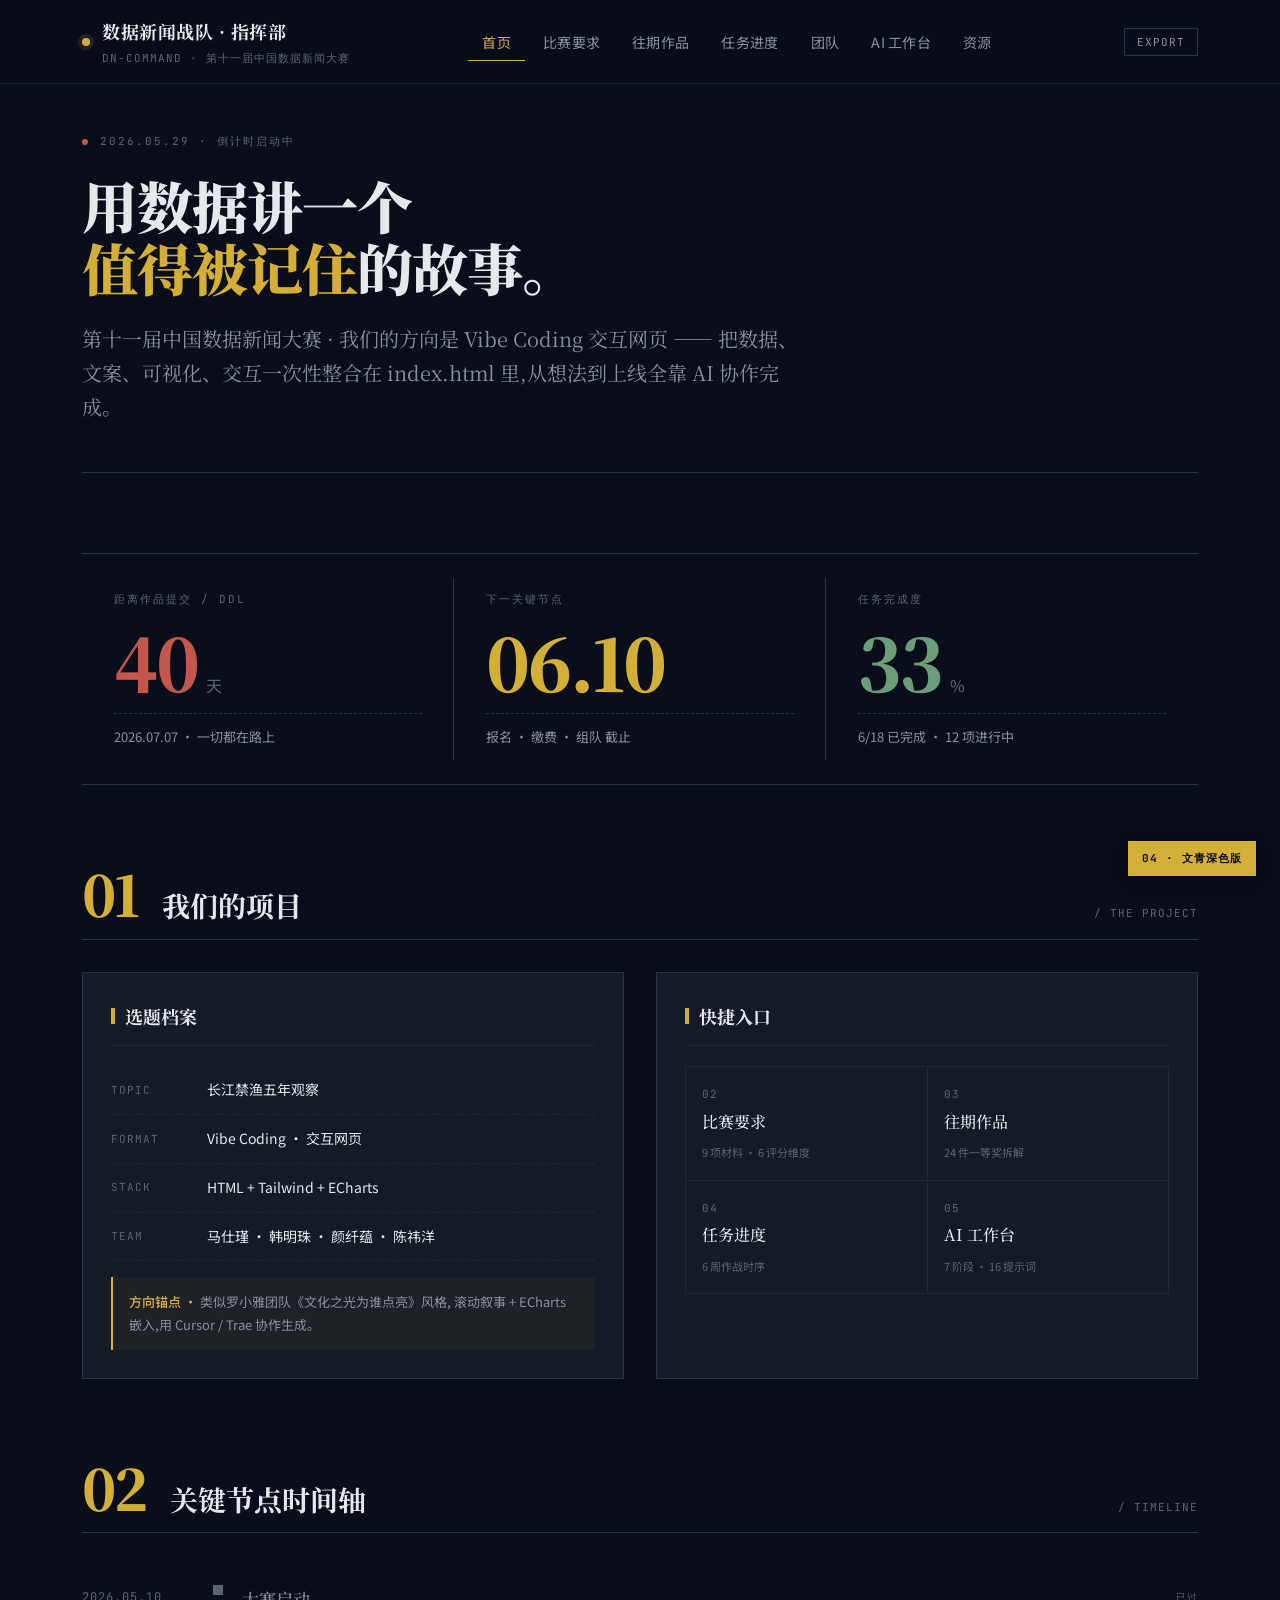
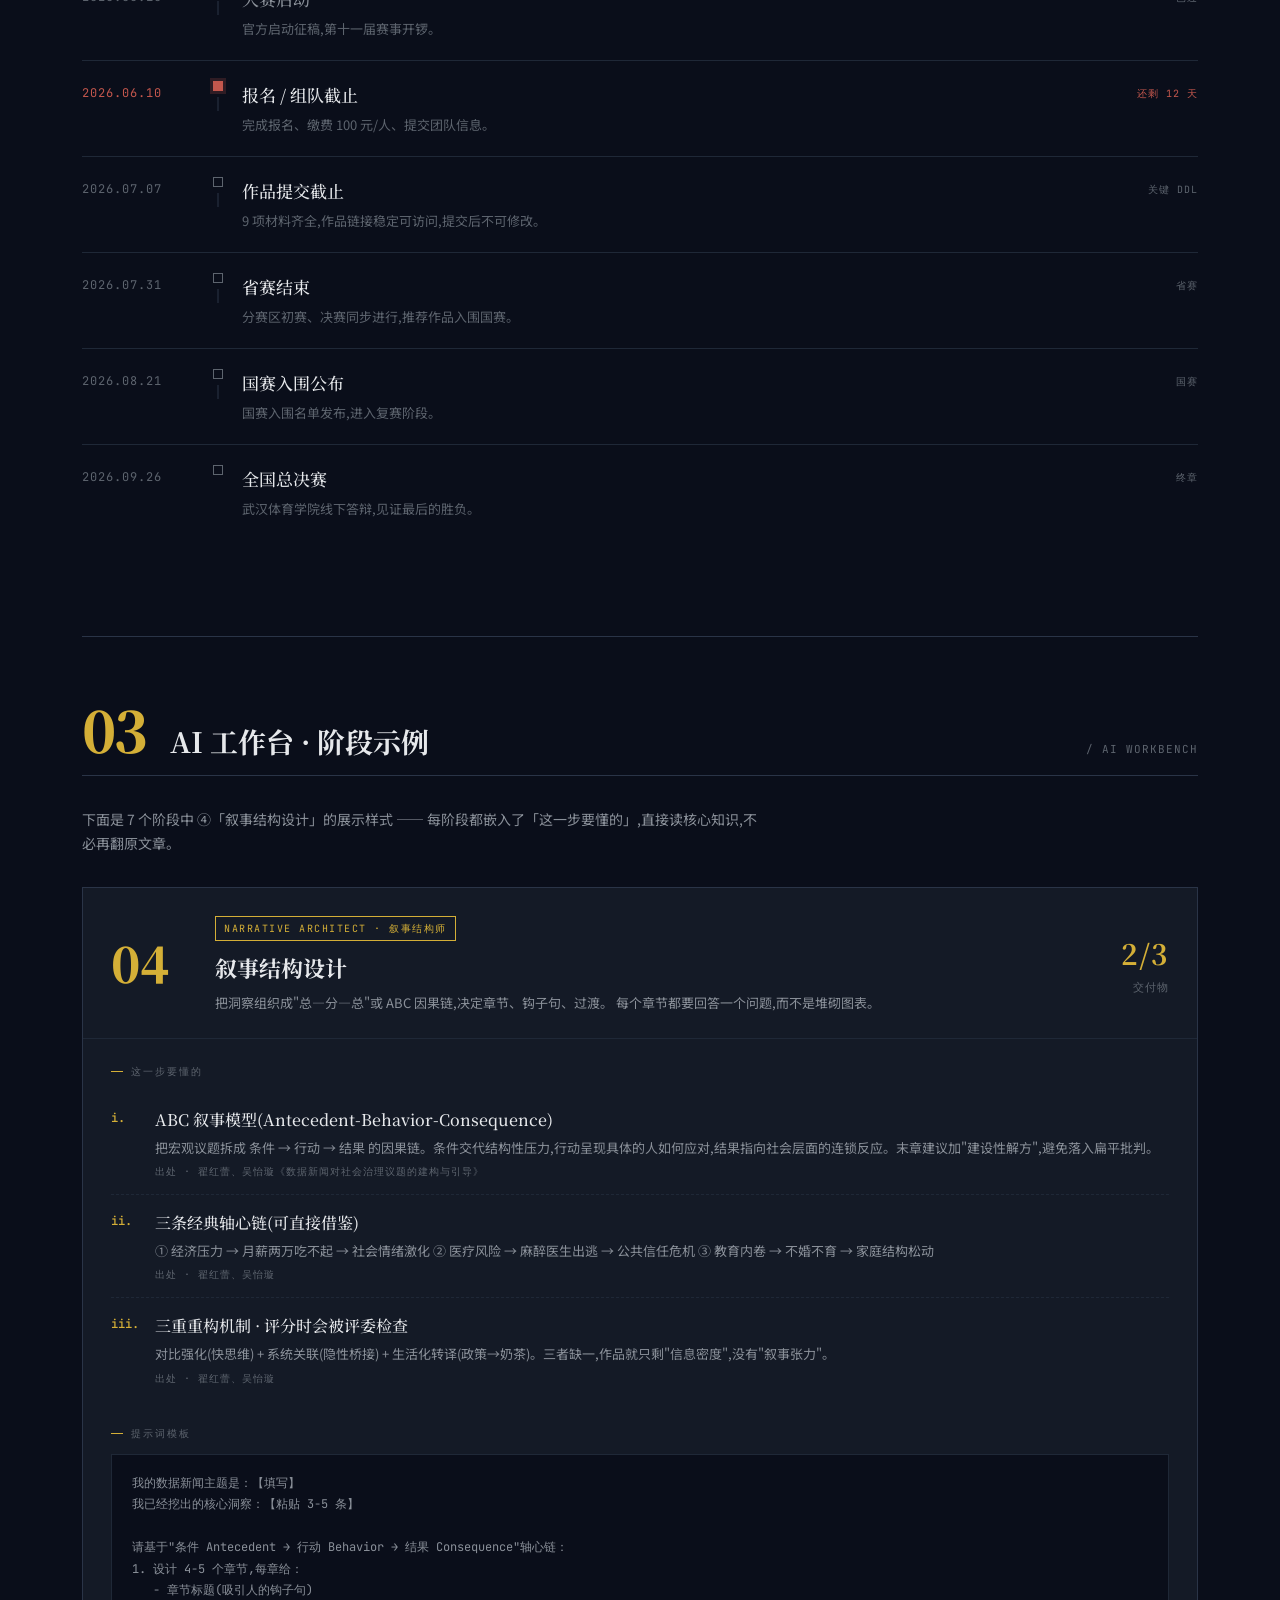
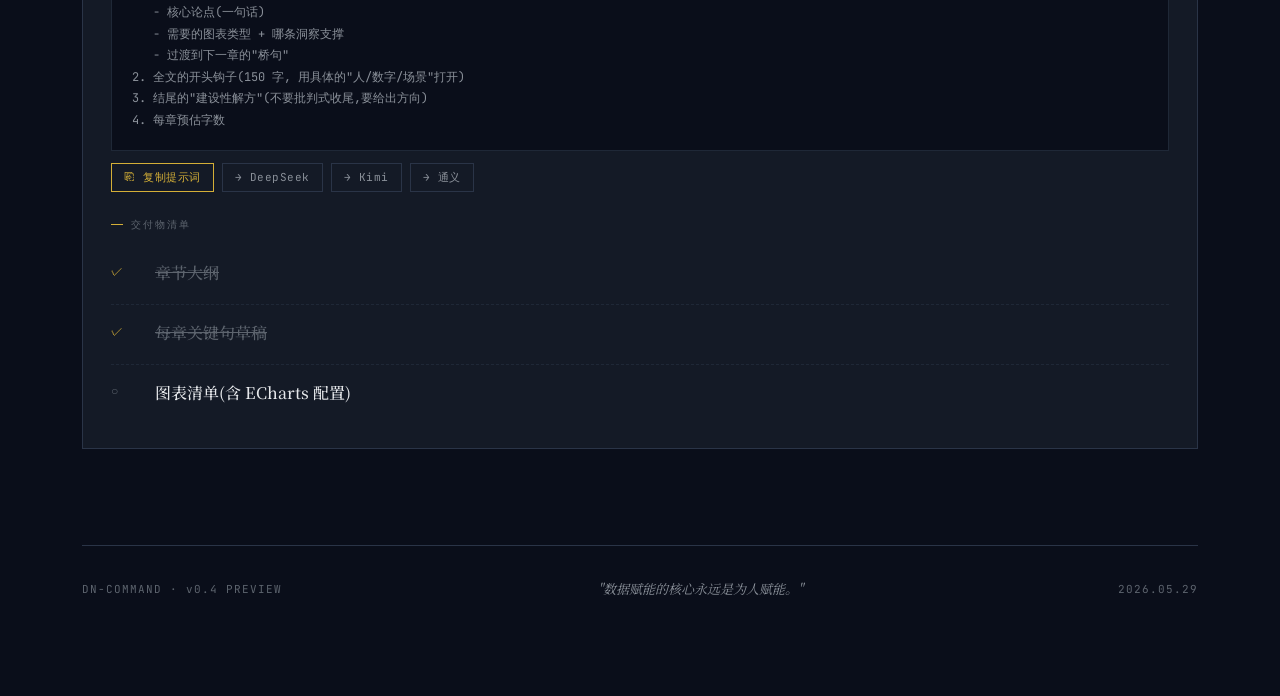
<file: preview-4-darkserious.html>
<!DOCTYPE html>
<html lang="zh-CN">
<head>
<meta charset="UTF-8">
<meta name="viewport" content="width=device-width, initial-scale=1.0">
<title>视觉稿 · 文青深度报道风</title>
<link rel="preconnect" href="https://fonts.googleapis.com">
<link rel="preconnect" href="https://fonts.gstatic.com" crossorigin>
<link href="https://fonts.googleapis.com/css2?family=JetBrains+Mono:wght@400;500;700&family=Noto+Serif+SC:wght@400;500;700;900&family=Noto+Sans+SC:wght@300;400;500;700&display=swap" rel="stylesheet">
<style>
:root {
  --bg: #0a0e1a;
  --bg-elev: #141a26;
  --bg-elev-2: #1a2332;
  --line: #2a3447;
  --line-soft: #1f2837;
  --text: #e6e8eb;
  --text-2: #8a9099;
  --text-3: #5d646e;
  --gold: #d4af37;
  --gold-soft: #b8932e;
  --blue: #5b8fb9;
  --red: #c4574d;
  --green: #6b9d7a;
  --serif: "Noto Serif SC", "Songti SC", "SimSun", serif;
  --sans: "Noto Sans SC", -apple-system, BlinkMacSystemFont, "PingFang SC", "Microsoft YaHei", sans-serif;
  --mono: "JetBrains Mono", "SF Mono", "Cascadia Code", Consolas, monospace;
}

* { box-sizing: border-box; margin: 0; padding: 0; }

html { font-size: 16px; }

body {
  font-family: var(--sans);
  background: var(--bg);
  color: var(--text);
  line-height: 1.7;
  -webkit-font-smoothing: antialiased;
  text-rendering: optimizeLegibility;
}

a { color: var(--gold); text-decoration: none; }
a:hover { color: var(--gold-soft); }

/* ===== 顶部导航 ===== */
.nav {
  position: sticky;
  top: 0;
  z-index: 50;
  background: rgba(10, 14, 26, 0.95);
  backdrop-filter: blur(8px);
  -webkit-backdrop-filter: blur(8px);
  border-bottom: 1px solid var(--line-soft);
}
.nav-inner {
  max-width: 1180px;
  margin: 0 auto;
  padding: 16px 32px;
  display: flex;
  align-items: center;
  justify-content: space-between;
  gap: 24px;
}
.brand {
  display: flex;
  align-items: center;
  gap: 12px;
}
.brand-mark {
  width: 8px;
  height: 8px;
  background: var(--gold);
  border-radius: 50%;
  box-shadow: 0 0 0 4px rgba(212, 175, 55, 0.12);
}
.brand-name {
  font-family: var(--serif);
  font-weight: 700;
  font-size: 18px;
  letter-spacing: 0.5px;
}
.brand-sub {
  font-family: var(--mono);
  font-size: 11px;
  color: var(--text-3);
  margin-top: 2px;
  letter-spacing: 1px;
}

.nav-links {
  display: flex;
  gap: 4px;
  list-style: none;
}
.nav-links a {
  color: var(--text-2);
  font-size: 14px;
  padding: 8px 14px;
  letter-spacing: 0.3px;
  transition: color 0.2s;
  border-bottom: 1px solid transparent;
}
.nav-links a:hover { color: var(--text); }
.nav-links a.active {
  color: var(--gold);
  border-bottom-color: var(--gold);
}

.export-btn {
  font-family: var(--mono);
  font-size: 11px;
  color: var(--text-2);
  padding: 6px 12px;
  border: 1px solid var(--line);
  background: transparent;
  cursor: pointer;
  letter-spacing: 1px;
  transition: all 0.2s;
}
.export-btn:hover {
  border-color: var(--gold);
  color: var(--gold);
}

/* ===== 主容器 ===== */
.main {
  max-width: 1180px;
  margin: 0 auto;
  padding: 48px 32px 96px;
}

/* ===== Hero 区 ===== */
.hero {
  margin-bottom: 80px;
  padding-bottom: 48px;
  border-bottom: 1px solid var(--line);
}
.hero-meta {
  display: flex;
  align-items: center;
  gap: 12px;
  margin-bottom: 24px;
  font-family: var(--mono);
  font-size: 11px;
  color: var(--text-3);
  letter-spacing: 2px;
  text-transform: uppercase;
}
.hero-meta .dot {
  width: 6px;
  height: 6px;
  background: var(--red);
  border-radius: 50%;
  animation: pulse 1.8s ease-in-out infinite;
}
@keyframes pulse {
  0%, 100% { opacity: 1; transform: scale(1); }
  50% { opacity: 0.5; transform: scale(1.4); }
}

.hero-title {
  font-family: var(--serif);
  font-weight: 900;
  font-size: 56px;
  line-height: 1.1;
  letter-spacing: -1px;
  margin-bottom: 24px;
}
.hero-title .accent { color: var(--gold); }

.hero-lead {
  font-family: var(--serif);
  font-size: 20px;
  line-height: 1.7;
  color: var(--text-2);
  max-width: 720px;
  font-weight: 400;
}

/* ===== 三大数字 ===== */
.metrics {
  display: grid;
  grid-template-columns: 1fr 1fr 1fr;
  gap: 0;
  margin-bottom: 80px;
  border-top: 1px solid var(--line);
  border-bottom: 1px solid var(--line);
}
.metric {
  padding: 36px 32px;
  position: relative;
}
.metric:not(:last-child)::after {
  content: '';
  position: absolute;
  right: 0;
  top: 24px;
  bottom: 24px;
  width: 1px;
  background: var(--line);
}
.metric-label {
  font-family: var(--mono);
  font-size: 11px;
  color: var(--text-3);
  letter-spacing: 2px;
  text-transform: uppercase;
  margin-bottom: 16px;
}
.metric-value {
  font-family: var(--serif);
  font-size: 72px;
  font-weight: 900;
  line-height: 1;
  letter-spacing: -2px;
}
.metric-value.warn { color: var(--red); }
.metric-value.gold { color: var(--gold); }
.metric-value.green { color: var(--green); }
.metric-unit {
  font-family: var(--sans);
  font-size: 16px;
  font-weight: 400;
  color: var(--text-3);
  margin-left: 8px;
  letter-spacing: 0;
}
.metric-foot {
  margin-top: 16px;
  font-size: 13px;
  color: var(--text-2);
  border-top: 1px dashed var(--line);
  padding-top: 12px;
}

/* ===== 章节标题 ===== */
.chapter {
  display: flex;
  align-items: baseline;
  gap: 24px;
  margin-bottom: 32px;
  padding-bottom: 16px;
  border-bottom: 1px solid var(--line);
}
.chapter-num {
  font-family: var(--serif);
  font-weight: 900;
  font-size: 56px;
  line-height: 1;
  color: var(--gold);
  letter-spacing: -2px;
}
.chapter-title {
  font-family: var(--serif);
  font-size: 28px;
  font-weight: 700;
  line-height: 1;
}
.chapter-meta {
  margin-left: auto;
  font-family: var(--mono);
  font-size: 11px;
  color: var(--text-3);
  letter-spacing: 1px;
}

/* ===== 项目卡 ===== */
.project-row {
  display: grid;
  grid-template-columns: 1fr 1fr;
  gap: 32px;
  margin-bottom: 80px;
}
.panel {
  background: var(--bg-elev);
  border: 1px solid var(--line);
  padding: 28px;
}
.panel-title {
  display: flex;
  align-items: center;
  gap: 10px;
  font-family: var(--serif);
  font-size: 18px;
  font-weight: 700;
  margin-bottom: 20px;
  padding-bottom: 14px;
  border-bottom: 1px solid var(--line-soft);
}
.panel-title .marker {
  width: 4px;
  height: 16px;
  background: var(--gold);
}

.kv-row {
  display: flex;
  align-items: center;
  gap: 16px;
  padding: 12px 0;
  border-bottom: 1px dashed var(--line-soft);
  font-size: 14px;
}
.kv-row:last-child { border-bottom: none; }
.kv-key {
  font-family: var(--mono);
  font-size: 11px;
  color: var(--text-3);
  letter-spacing: 1px;
  width: 80px;
  flex-shrink: 0;
  text-transform: uppercase;
}
.kv-val {
  flex: 1;
  color: var(--text);
}

.callout {
  margin-top: 16px;
  padding: 14px 16px;
  background: rgba(212, 175, 55, 0.05);
  border-left: 2px solid var(--gold);
  font-size: 13px;
  color: var(--text-2);
}
.callout strong { color: var(--gold); font-weight: 500; }

/* 快捷入口 */
.quick-grid {
  display: grid;
  grid-template-columns: 1fr 1fr;
  gap: 1px;
  background: var(--line-soft);
  border: 1px solid var(--line-soft);
}
.quick-item {
  background: var(--bg-elev);
  padding: 18px 16px;
  display: flex;
  flex-direction: column;
  gap: 4px;
  cursor: pointer;
  transition: all 0.2s;
}
.quick-item:hover {
  background: var(--bg-elev-2);
}
.quick-item:hover .quick-name { color: var(--gold); }
.quick-num {
  font-family: var(--mono);
  font-size: 11px;
  color: var(--text-3);
  letter-spacing: 1px;
}
.quick-name {
  font-family: var(--serif);
  font-size: 16px;
  font-weight: 500;
  transition: color 0.2s;
}
.quick-desc {
  font-size: 11px;
  color: var(--text-3);
  margin-top: 4px;
}

/* ===== 时间轴 ===== */
.timeline-list {
  list-style: none;
  margin-top: 8px;
}
.tl-item {
  display: grid;
  grid-template-columns: 120px 32px 1fr 100px;
  align-items: start;
  padding: 20px 0;
  border-bottom: 1px solid var(--line-soft);
  position: relative;
}
.tl-item:last-child { border-bottom: none; }

.tl-date {
  font-family: var(--mono);
  font-size: 12px;
  color: var(--text-3);
  letter-spacing: 1px;
  padding-top: 2px;
}
.tl-marker {
  display: flex;
  justify-content: center;
  align-items: center;
  position: relative;
}
.tl-dot {
  width: 10px;
  height: 10px;
  border: 1px solid var(--text-3);
  background: var(--bg);
  position: relative;
  z-index: 2;
}
.tl-line {
  position: absolute;
  top: 16px;
  bottom: -20px;
  left: 50%;
  width: 1px;
  background: var(--line);
  transform: translateX(-50%);
}
.tl-item:last-child .tl-line { display: none; }
.tl-item.passed .tl-dot { background: var(--text-3); border-color: var(--text-3); }
.tl-item.current .tl-dot {
  background: var(--red);
  border-color: var(--red);
  box-shadow: 0 0 0 3px rgba(196, 87, 77, 0.2);
}
.tl-item.current .tl-date { color: var(--red); }

.tl-body {
  padding-left: 8px;
}
.tl-title {
  font-family: var(--serif);
  font-size: 17px;
  font-weight: 500;
  margin-bottom: 4px;
}
.tl-item.passed .tl-title { color: var(--text-2); }
.tl-desc {
  font-size: 13px;
  color: var(--text-3);
}

.tl-tag {
  font-family: var(--mono);
  font-size: 10px;
  color: var(--text-3);
  text-align: right;
  letter-spacing: 1px;
  padding-top: 4px;
}
.tl-item.current .tl-tag { color: var(--red); }

/* ===== AI 工作台 阶段卡(预览样式) ===== */
.ai-section {
  margin-top: 96px;
  padding-top: 64px;
  border-top: 1px solid var(--line);
}

.workflow-step {
  background: var(--bg-elev);
  border: 1px solid var(--line);
  margin-bottom: 24px;
}
.step-head {
  padding: 24px 28px;
  display: grid;
  grid-template-columns: 80px 1fr auto;
  gap: 24px;
  align-items: center;
  border-bottom: 1px solid var(--line-soft);
}
.step-num {
  font-family: var(--serif);
  font-size: 48px;
  font-weight: 900;
  color: var(--gold);
  line-height: 1;
}
.step-info-title {
  font-family: var(--serif);
  font-size: 22px;
  font-weight: 700;
  margin-bottom: 6px;
}
.step-info-role {
  display: inline-block;
  font-family: var(--mono);
  font-size: 10px;
  letter-spacing: 1.5px;
  color: var(--gold);
  border: 1px solid var(--gold);
  padding: 3px 8px;
  margin-bottom: 8px;
  text-transform: uppercase;
}
.step-info-desc {
  font-size: 13px;
  color: var(--text-2);
  line-height: 1.6;
}
.step-progress {
  text-align: right;
  font-family: var(--mono);
  font-size: 11px;
  color: var(--text-3);
  letter-spacing: 1px;
}
.step-progress-num {
  font-size: 28px;
  font-weight: 700;
  color: var(--gold);
  display: block;
  font-family: var(--serif);
}

.step-body {
  padding: 24px 28px;
}
.step-block {
  margin-bottom: 24px;
}
.step-block:last-child { margin-bottom: 0; }
.step-block-label {
  font-family: var(--mono);
  font-size: 10px;
  color: var(--text-3);
  letter-spacing: 2px;
  text-transform: uppercase;
  margin-bottom: 12px;
  display: flex;
  align-items: center;
  gap: 8px;
}
.step-block-label::before {
  content: '';
  width: 12px;
  height: 1px;
  background: var(--gold);
}

.knowledge-points {
  list-style: none;
}
.knowledge-points li {
  padding: 14px 0;
  border-bottom: 1px dashed var(--line-soft);
  display: grid;
  grid-template-columns: 32px 1fr;
  gap: 12px;
  align-items: start;
}
.knowledge-points li:last-child { border-bottom: none; }
.knowledge-points .kp-num {
  font-family: var(--mono);
  color: var(--gold);
  font-size: 12px;
  font-weight: 500;
  padding-top: 2px;
}
.knowledge-points .kp-title {
  font-family: var(--serif);
  font-size: 16px;
  font-weight: 500;
  margin-bottom: 4px;
}
.knowledge-points .kp-desc {
  font-size: 13px;
  color: var(--text-2);
  line-height: 1.7;
  margin-bottom: 4px;
}
.knowledge-points .kp-source {
  font-family: var(--mono);
  font-size: 10px;
  color: var(--text-3);
  letter-spacing: 1px;
}

.prompt-box {
  background: var(--bg);
  border: 1px solid var(--line-soft);
  padding: 18px 20px;
  font-family: var(--mono);
  font-size: 12px;
  color: var(--text-2);
  line-height: 1.8;
  white-space: pre-wrap;
  position: relative;
}
.prompt-actions {
  display: flex;
  gap: 8px;
  margin-top: 12px;
}
.tool-chip {
  font-family: var(--mono);
  font-size: 11px;
  color: var(--text-2);
  border: 1px solid var(--line);
  padding: 6px 12px;
  letter-spacing: 0.5px;
  transition: all 0.15s;
  cursor: pointer;
  background: transparent;
}
.tool-chip:hover {
  border-color: var(--gold);
  color: var(--gold);
}
.tool-chip.primary {
  border-color: var(--gold);
  color: var(--gold);
}

/* footer */
.foot {
  margin-top: 96px;
  padding-top: 32px;
  border-top: 1px solid var(--line);
  display: flex;
  justify-content: space-between;
  align-items: center;
  font-family: var(--mono);
  font-size: 11px;
  color: var(--text-3);
  letter-spacing: 1px;
}

.foot-quote {
  font-family: var(--serif);
  font-style: italic;
  color: var(--text-2);
  font-size: 13px;
  letter-spacing: 0;
}

/* 媒体查询 */
@media (max-width: 768px) {
  .nav-inner { padding: 12px 16px; }
  .nav-links { display: none; }
  .main { padding: 32px 16px 64px; }
  .hero-title { font-size: 36px; }
  .hero-lead { font-size: 16px; }
  .metrics { grid-template-columns: 1fr; }
  .metric:not(:last-child)::after { display: none; }
  .metric { border-bottom: 1px solid var(--line); }
  .metric-value { font-size: 56px; }
  .project-row { grid-template-columns: 1fr; }
  .step-head { grid-template-columns: 1fr; }
  .tl-item { grid-template-columns: 80px 24px 1fr; }
  .tl-tag { display: none; }
}

/* 装饰性"声明" */
.preview-tag {
  position: fixed;
  bottom: 24px;
  right: 24px;
  z-index: 100;
  background: var(--gold);
  color: var(--bg);
  font-family: var(--mono);
  font-size: 11px;
  font-weight: 700;
  padding: 8px 14px;
  letter-spacing: 1px;
  box-shadow: 0 4px 16px rgba(0,0,0,0.4);
}
</style>
</head>
<body>

<!-- ====== 顶部导航 ====== -->
<nav class="nav">
  <div class="nav-inner">
    <div class="brand">
      <div class="brand-mark"></div>
      <div>
        <div class="brand-name">数据新闻战队 · 指挥部</div>
        <div class="brand-sub">DN-COMMAND · 第十一届中国数据新闻大赛</div>
      </div>
    </div>
    <ul class="nav-links">
      <li><a href="#" class="active">首页</a></li>
      <li><a href="#">比赛要求</a></li>
      <li><a href="#">往期作品</a></li>
      <li><a href="#">任务进度</a></li>
      <li><a href="#">团队</a></li>
      <li><a href="#">AI 工作台</a></li>
      <li><a href="#">资源</a></li>
    </ul>
    <button class="export-btn">EXPORT</button>
  </div>
</nav>

<main class="main">

  <!-- ====== Hero ====== -->
  <section class="hero">
    <div class="hero-meta">
      <span class="dot"></span>
      <span>2026.05.29 · 倒计时启动中</span>
    </div>
    <h1 class="hero-title">
      用数据讲一个<br>
      <span class="accent">值得被记住</span>的故事。
    </h1>
    <p class="hero-lead">
      第十一届中国数据新闻大赛 · 我们的方向是 Vibe Coding 交互网页 ——
      把数据、文案、可视化、交互一次性整合在 index.html 里,从想法到上线全靠 AI 协作完成。
    </p>
  </section>

  <!-- ====== 三大数字 ====== -->
  <section class="metrics">
    <div class="metric">
      <div class="metric-label">距离作品提交 / DDL</div>
      <div class="metric-value warn">40<span class="metric-unit">天</span></div>
      <div class="metric-foot">2026.07.07 · 一切都在路上</div>
    </div>
    <div class="metric">
      <div class="metric-label">下一关键节点</div>
      <div class="metric-value gold">06.10</div>
      <div class="metric-foot">报名 · 缴费 · 组队 截止</div>
    </div>
    <div class="metric">
      <div class="metric-label">任务完成度</div>
      <div class="metric-value green">33<span class="metric-unit">%</span></div>
      <div class="metric-foot">6/18 已完成 · 12 项进行中</div>
    </div>
  </section>

  <!-- ====== 章节 01 ====== -->
  <div class="chapter">
    <span class="chapter-num">01</span>
    <h2 class="chapter-title">我们的项目</h2>
    <span class="chapter-meta">/ THE PROJECT</span>
  </div>

  <section class="project-row">
    <div class="panel">
      <div class="panel-title"><span class="marker"></span>选题档案</div>
      <div class="kv-row">
        <span class="kv-key">Topic</span>
        <span class="kv-val">长江禁渔五年观察</span>
      </div>
      <div class="kv-row">
        <span class="kv-key">Format</span>
        <span class="kv-val">Vibe Coding · 交互网页</span>
      </div>
      <div class="kv-row">
        <span class="kv-key">Stack</span>
        <span class="kv-val">HTML + Tailwind + ECharts</span>
      </div>
      <div class="kv-row">
        <span class="kv-key">Team</span>
        <span class="kv-val">马仕瑾 · 韩明珠 · 颜纤蕴 · 陈祎洋</span>
      </div>
      <div class="callout">
        <strong>方向锚点 ·</strong> 类似罗小雅团队《文化之光为谁点亮》风格,
        滚动叙事 + ECharts 嵌入,用 Cursor / Trae 协作生成。
      </div>
    </div>

    <div class="panel">
      <div class="panel-title"><span class="marker"></span>快捷入口</div>
      <div class="quick-grid">
        <div class="quick-item">
          <span class="quick-num">02</span>
          <span class="quick-name">比赛要求</span>
          <span class="quick-desc">9 项材料 · 6 评分维度</span>
        </div>
        <div class="quick-item">
          <span class="quick-num">03</span>
          <span class="quick-name">往期作品</span>
          <span class="quick-desc">24 件一等奖拆解</span>
        </div>
        <div class="quick-item">
          <span class="quick-num">04</span>
          <span class="quick-name">任务进度</span>
          <span class="quick-desc">6 周作战时序</span>
        </div>
        <div class="quick-item">
          <span class="quick-num">05</span>
          <span class="quick-name">AI 工作台</span>
          <span class="quick-desc">7 阶段 · 16 提示词</span>
        </div>
      </div>
    </div>
  </section>

  <!-- ====== 章节 02 时间线 ====== -->
  <div class="chapter">
    <span class="chapter-num">02</span>
    <h2 class="chapter-title">关键节点时间轴</h2>
    <span class="chapter-meta">/ TIMELINE</span>
  </div>

  <ul class="timeline-list">
    <li class="tl-item passed">
      <span class="tl-date">2026.05.10</span>
      <span class="tl-marker"><span class="tl-dot"></span><span class="tl-line"></span></span>
      <div class="tl-body">
        <div class="tl-title">大赛启动</div>
        <div class="tl-desc">官方启动征稿,第十一届赛事开锣。</div>
      </div>
      <span class="tl-tag">已过</span>
    </li>
    <li class="tl-item current">
      <span class="tl-date">2026.06.10</span>
      <span class="tl-marker"><span class="tl-dot"></span><span class="tl-line"></span></span>
      <div class="tl-body">
        <div class="tl-title">报名 / 组队截止</div>
        <div class="tl-desc">完成报名、缴费 100 元/人、提交团队信息。</div>
      </div>
      <span class="tl-tag">还剩 12 天</span>
    </li>
    <li class="tl-item">
      <span class="tl-date">2026.07.07</span>
      <span class="tl-marker"><span class="tl-dot"></span><span class="tl-line"></span></span>
      <div class="tl-body">
        <div class="tl-title">作品提交截止</div>
        <div class="tl-desc">9 项材料齐全,作品链接稳定可访问,提交后不可修改。</div>
      </div>
      <span class="tl-tag">关键 DDL</span>
    </li>
    <li class="tl-item">
      <span class="tl-date">2026.07.31</span>
      <span class="tl-marker"><span class="tl-dot"></span><span class="tl-line"></span></span>
      <div class="tl-body">
        <div class="tl-title">省赛结束</div>
        <div class="tl-desc">分赛区初赛、决赛同步进行,推荐作品入围国赛。</div>
      </div>
      <span class="tl-tag">省赛</span>
    </li>
    <li class="tl-item">
      <span class="tl-date">2026.08.21</span>
      <span class="tl-marker"><span class="tl-dot"></span><span class="tl-line"></span></span>
      <div class="tl-body">
        <div class="tl-title">国赛入围公布</div>
        <div class="tl-desc">国赛入围名单发布,进入复赛阶段。</div>
      </div>
      <span class="tl-tag">国赛</span>
    </li>
    <li class="tl-item">
      <span class="tl-date">2026.09.26</span>
      <span class="tl-marker"><span class="tl-dot"></span></span>
      <div class="tl-body">
        <div class="tl-title">全国总决赛</div>
        <div class="tl-desc">武汉体育学院线下答辩,见证最后的胜负。</div>
      </div>
      <span class="tl-tag">终章</span>
    </li>
  </ul>

  <!-- ====== AI 工作台 预览 ====== -->
  <section class="ai-section">
    <div class="chapter">
      <span class="chapter-num">03</span>
      <h2 class="chapter-title">AI 工作台 · 阶段示例</h2>
      <span class="chapter-meta">/ AI WORKBENCH</span>
    </div>
    <p style="color:var(--text-2); font-size:14px; margin-bottom:32px; max-width:680px;">
      下面是 7 个阶段中 ④「叙事结构设计」的展示样式 ——
      每阶段都嵌入了「这一步要懂的」,直接读核心知识,不必再翻原文章。
    </p>

    <div class="workflow-step">
      <div class="step-head">
        <span class="step-num">04</span>
        <div>
          <div class="step-info-role">NARRATIVE ARCHITECT · 叙事结构师</div>
          <div class="step-info-title">叙事结构设计</div>
          <div class="step-info-desc">
            把洞察组织成"总—分—总"或 ABC 因果链,决定章节、钩子句、过渡。
            每个章节都要回答一个问题,而不是堆砌图表。
          </div>
        </div>
        <div class="step-progress">
          <span class="step-progress-num">2/3</span>
          交付物
        </div>
      </div>

      <div class="step-body">

        <div class="step-block">
          <div class="step-block-label">这一步要懂的</div>
          <ul class="knowledge-points">
            <li>
              <span class="kp-num">i.</span>
              <div>
                <div class="kp-title">ABC 叙事模型(Antecedent-Behavior-Consequence)</div>
                <div class="kp-desc">
                  把宏观议题拆成 条件 → 行动 → 结果 的因果链。条件交代结构性压力,行动呈现具体的人如何应对,结果指向社会层面的连锁反应。末章建议加"建设性解方",避免落入扁平批判。
                </div>
                <div class="kp-source">出处 · 翟红蕾、吴怡璇《数据新闻对社会治理议题的建构与引导》</div>
              </div>
            </li>
            <li>
              <span class="kp-num">ii.</span>
              <div>
                <div class="kp-title">三条经典轴心链(可直接借鉴)</div>
                <div class="kp-desc">
                  ① 经济压力 → 月薪两万吃不起 → 社会情绪激化 ②  医疗风险 → 麻醉医生出逃 → 公共信任危机 ③  教育内卷 → 不婚不育 → 家庭结构松动
                </div>
                <div class="kp-source">出处 · 翟红蕾、吴怡璇</div>
              </div>
            </li>
            <li>
              <span class="kp-num">iii.</span>
              <div>
                <div class="kp-title">三重重构机制 · 评分时会被评委检查</div>
                <div class="kp-desc">
                  对比强化(快思维) + 系统关联(隐性桥接) + 生活化转译(政策→奶茶)。三者缺一,作品就只剩"信息密度",没有"叙事张力"。
                </div>
                <div class="kp-source">出处 · 翟红蕾、吴怡璇</div>
              </div>
            </li>
          </ul>
        </div>

        <div class="step-block">
          <div class="step-block-label">提示词模板</div>
          <pre class="prompt-box">我的数据新闻主题是：【填写】
我已经挖出的核心洞察：【粘贴 3-5 条】

请基于"条件 Antecedent → 行动 Behavior → 结果 Consequence"轴心链：
1. 设计 4-5 个章节,每章给：
   - 章节标题(吸引人的钩子句)
   - 核心论点(一句话)
   - 需要的图表类型 + 哪条洞察支撑
   - 过渡到下一章的"桥句"
2. 全文的开头钩子(150 字, 用具体的"人/数字/场景"打开)
3. 结尾的"建设性解方"(不要批判式收尾,要给出方向)
4. 每章预估字数</pre>
          <div class="prompt-actions">
            <button class="tool-chip primary">⎘ 复制提示词</button>
            <button class="tool-chip">→ DeepSeek</button>
            <button class="tool-chip">→ Kimi</button>
            <button class="tool-chip">→ 通义</button>
          </div>
        </div>

        <div class="step-block">
          <div class="step-block-label">交付物清单</div>
          <ul class="knowledge-points">
            <li>
              <span class="kp-num">✓</span>
              <div>
                <div class="kp-title" style="text-decoration:line-through; color:var(--text-3);">章节大纲</div>
              </div>
            </li>
            <li>
              <span class="kp-num">✓</span>
              <div>
                <div class="kp-title" style="text-decoration:line-through; color:var(--text-3);">每章关键句草稿</div>
              </div>
            </li>
            <li>
              <span class="kp-num" style="color:var(--text-3);">○</span>
              <div>
                <div class="kp-title">图表清单(含 ECharts 配置)</div>
              </div>
            </li>
          </ul>
        </div>

      </div>
    </div>
  </section>

  <!-- ====== Footer ====== -->
  <footer class="foot">
    <span>DN-COMMAND · v0.4 PREVIEW</span>
    <span class="foot-quote">"数据赋能的核心永远是为人赋能。"</span>
    <span>2026.05.29</span>
  </footer>

</main>

<div class="preview-tag">04 · 文青深色版</div>

</body>
</html>
</file>
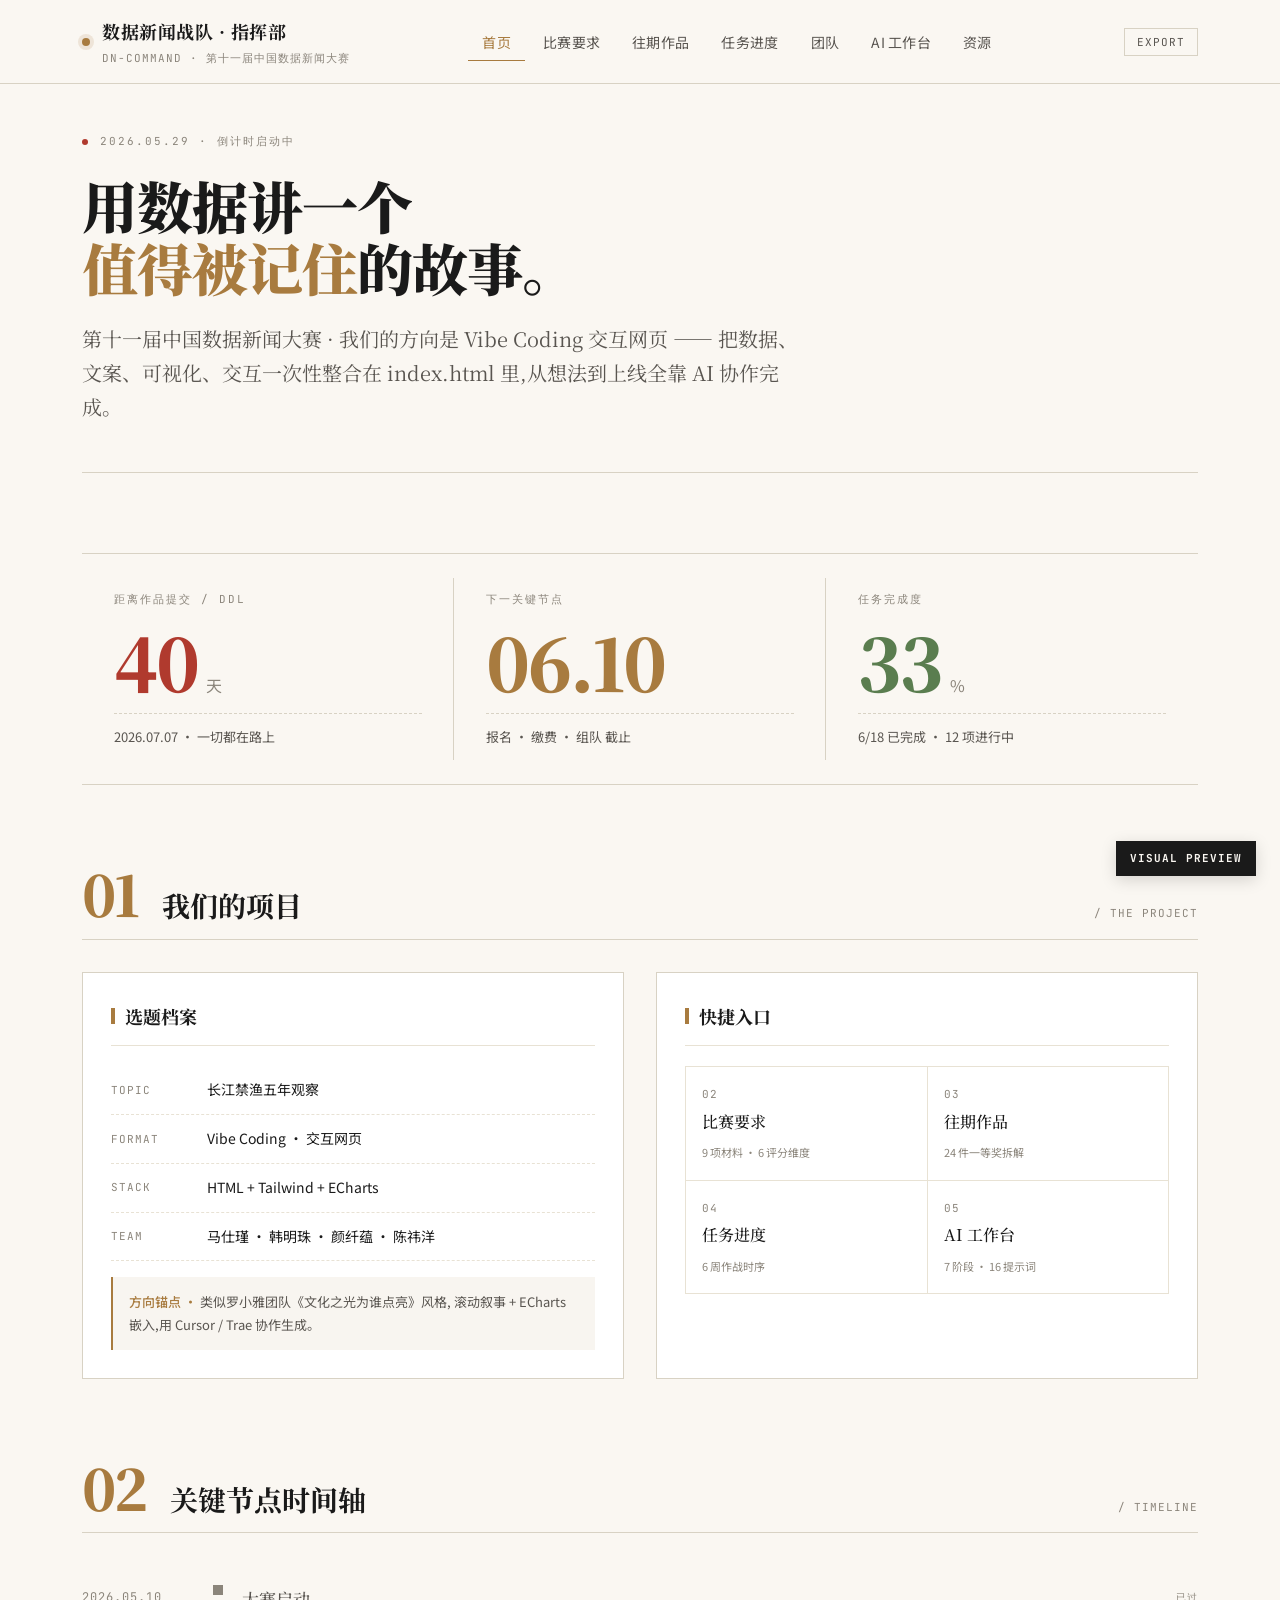
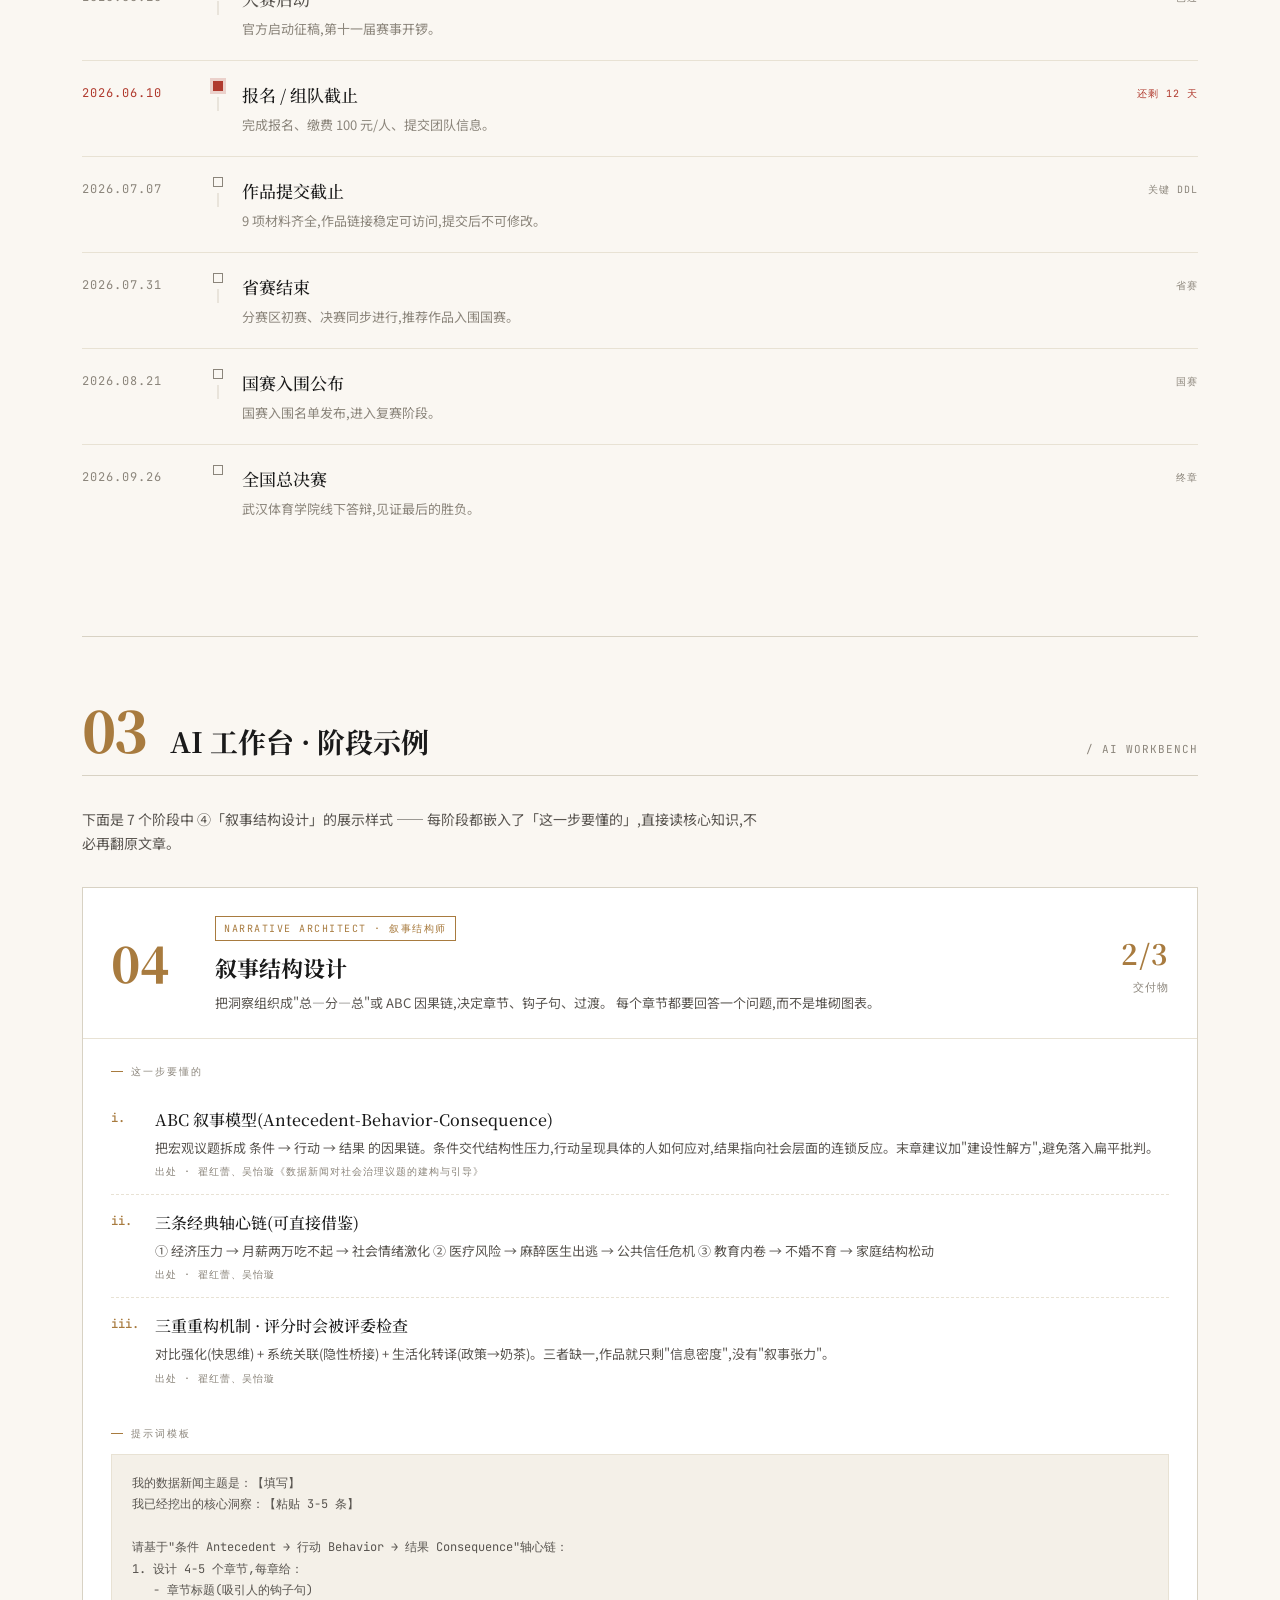
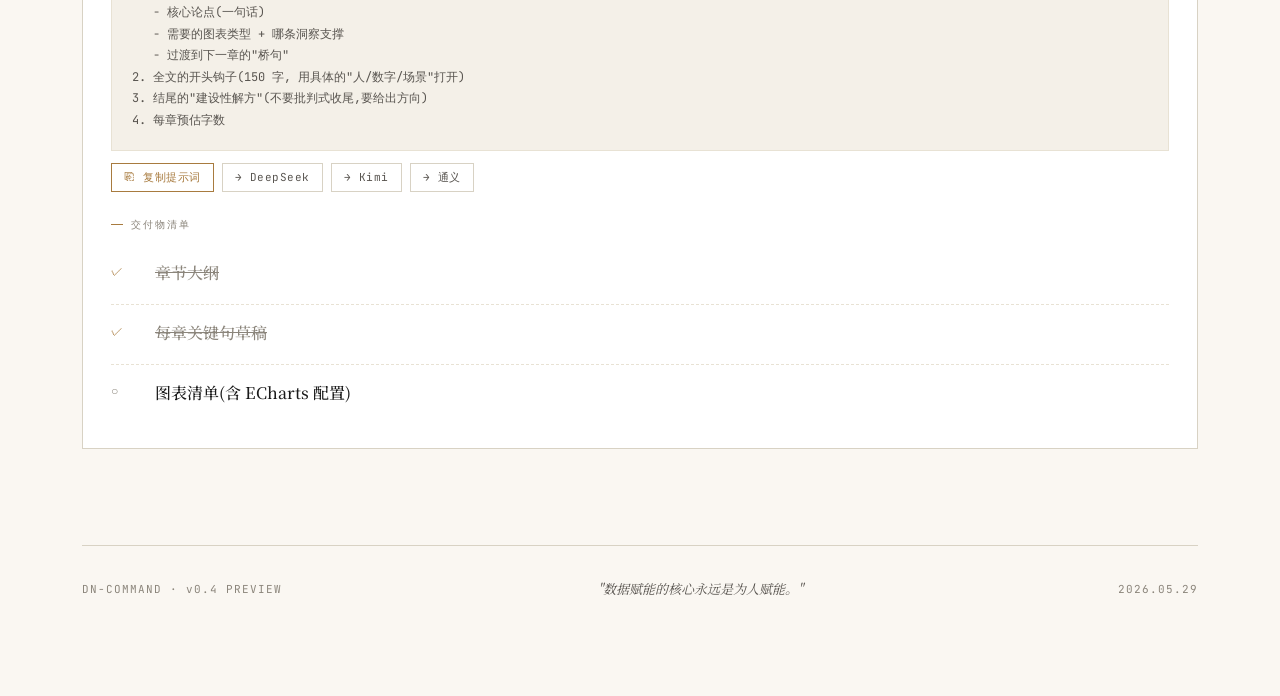
<file: preview.html>
<!DOCTYPE html>
<html lang="zh-CN">
<head>
<meta charset="UTF-8">
<meta name="viewport" content="width=device-width, initial-scale=1.0">
<title>视觉稿 · 文青深度报道风</title>
<link rel="preconnect" href="https://fonts.googleapis.com">
<link rel="preconnect" href="https://fonts.gstatic.com" crossorigin>
<link href="https://fonts.googleapis.com/css2?family=JetBrains+Mono:wght@400;500;700&family=Noto+Serif+SC:wght@400;500;700;900&family=Noto+Sans+SC:wght@300;400;500;700&display=swap" rel="stylesheet">
<style>
:root {
  --bg: #faf7f2;
  --bg-elev: #ffffff;
  --bg-elev-2: #f4f0e8;
  --line: #d8d2c4;
  --line-soft: #e8e2d4;
  --text: #1a1a1a;
  --text-2: #595550;
  --text-3: #8b857b;
  --gold: #a87b3f;
  --gold-soft: #876030;
  --blue: #2a5d7c;
  --red: #b03a2e;
  --green: #5a7d4f;
  --serif: "Noto Serif SC", "Songti SC", "SimSun", serif;
  --sans: "Noto Sans SC", -apple-system, BlinkMacSystemFont, "PingFang SC", "Microsoft YaHei", sans-serif;
  --mono: "JetBrains Mono", "SF Mono", "Cascadia Code", Consolas, monospace;
}

* { box-sizing: border-box; margin: 0; padding: 0; }

html { font-size: 16px; }

body {
  font-family: var(--sans);
  background: var(--bg);
  color: var(--text);
  line-height: 1.7;
  -webkit-font-smoothing: antialiased;
  text-rendering: optimizeLegibility;
}

a { color: var(--gold); text-decoration: none; }
a:hover { color: var(--gold-soft); }

/* ===== 顶部导航 ===== */
.nav {
  position: sticky;
  top: 0;
  z-index: 50;
  background: rgba(250, 247, 242, 0.92);
  backdrop-filter: blur(8px);
  -webkit-backdrop-filter: blur(8px);
  border-bottom: 1px solid var(--line);
}
.nav-inner {
  max-width: 1180px;
  margin: 0 auto;
  padding: 16px 32px;
  display: flex;
  align-items: center;
  justify-content: space-between;
  gap: 24px;
}
.brand {
  display: flex;
  align-items: center;
  gap: 12px;
}
.brand-mark {
  width: 8px;
  height: 8px;
  background: var(--gold);
  border-radius: 50%;
  box-shadow: 0 0 0 4px rgba(168, 123, 63, 0.15);
}
.brand-name {
  font-family: var(--serif);
  font-weight: 700;
  font-size: 18px;
  letter-spacing: 0.5px;
}
.brand-sub {
  font-family: var(--mono);
  font-size: 11px;
  color: var(--text-3);
  margin-top: 2px;
  letter-spacing: 1px;
}

.nav-links {
  display: flex;
  gap: 4px;
  list-style: none;
}
.nav-links a {
  color: var(--text-2);
  font-size: 14px;
  padding: 8px 14px;
  letter-spacing: 0.3px;
  transition: color 0.2s;
  border-bottom: 1px solid transparent;
}
.nav-links a:hover { color: var(--text); }
.nav-links a.active {
  color: var(--gold);
  border-bottom-color: var(--gold);
}

.export-btn {
  font-family: var(--mono);
  font-size: 11px;
  color: var(--text-2);
  padding: 6px 12px;
  border: 1px solid var(--line);
  background: transparent;
  cursor: pointer;
  letter-spacing: 1px;
  transition: all 0.2s;
}
.export-btn:hover {
  border-color: var(--gold);
  color: var(--gold);
}

/* ===== 主容器 ===== */
.main {
  max-width: 1180px;
  margin: 0 auto;
  padding: 48px 32px 96px;
}

/* ===== Hero 区 ===== */
.hero {
  margin-bottom: 80px;
  padding-bottom: 48px;
  border-bottom: 1px solid var(--line);
}
.hero-meta {
  display: flex;
  align-items: center;
  gap: 12px;
  margin-bottom: 24px;
  font-family: var(--mono);
  font-size: 11px;
  color: var(--text-3);
  letter-spacing: 2px;
  text-transform: uppercase;
}
.hero-meta .dot {
  width: 6px;
  height: 6px;
  background: var(--red);
  border-radius: 50%;
  animation: pulse 1.8s ease-in-out infinite;
}
@keyframes pulse {
  0%, 100% { opacity: 1; transform: scale(1); }
  50% { opacity: 0.5; transform: scale(1.4); }
}

.hero-title {
  font-family: var(--serif);
  font-weight: 900;
  font-size: 56px;
  line-height: 1.1;
  letter-spacing: -1px;
  margin-bottom: 24px;
}
.hero-title .accent { color: var(--gold); }

.hero-lead {
  font-family: var(--serif);
  font-size: 20px;
  line-height: 1.7;
  color: var(--text-2);
  max-width: 720px;
  font-weight: 400;
}

/* ===== 三大数字 ===== */
.metrics {
  display: grid;
  grid-template-columns: 1fr 1fr 1fr;
  gap: 0;
  margin-bottom: 80px;
  border-top: 1px solid var(--line);
  border-bottom: 1px solid var(--line);
}
.metric {
  padding: 36px 32px;
  position: relative;
}
.metric:not(:last-child)::after {
  content: '';
  position: absolute;
  right: 0;
  top: 24px;
  bottom: 24px;
  width: 1px;
  background: var(--line);
}
.metric-label {
  font-family: var(--mono);
  font-size: 11px;
  color: var(--text-3);
  letter-spacing: 2px;
  text-transform: uppercase;
  margin-bottom: 16px;
}
.metric-value {
  font-family: var(--serif);
  font-size: 72px;
  font-weight: 900;
  line-height: 1;
  letter-spacing: -2px;
}
.metric-value.warn { color: var(--red); }
.metric-value.gold { color: var(--gold); }
.metric-value.green { color: var(--green); }
.metric-unit {
  font-family: var(--sans);
  font-size: 16px;
  font-weight: 400;
  color: var(--text-3);
  margin-left: 8px;
  letter-spacing: 0;
}
.metric-foot {
  margin-top: 16px;
  font-size: 13px;
  color: var(--text-2);
  border-top: 1px dashed var(--line);
  padding-top: 12px;
}

/* ===== 章节标题 ===== */
.chapter {
  display: flex;
  align-items: baseline;
  gap: 24px;
  margin-bottom: 32px;
  padding-bottom: 16px;
  border-bottom: 1px solid var(--line);
}
.chapter-num {
  font-family: var(--serif);
  font-weight: 900;
  font-size: 56px;
  line-height: 1;
  color: var(--gold);
  letter-spacing: -2px;
}
.chapter-title {
  font-family: var(--serif);
  font-size: 28px;
  font-weight: 700;
  line-height: 1;
}
.chapter-meta {
  margin-left: auto;
  font-family: var(--mono);
  font-size: 11px;
  color: var(--text-3);
  letter-spacing: 1px;
}

/* ===== 项目卡 ===== */
.project-row {
  display: grid;
  grid-template-columns: 1fr 1fr;
  gap: 32px;
  margin-bottom: 80px;
}
.panel {
  background: var(--bg-elev);
  border: 1px solid var(--line);
  padding: 28px;
}
.panel-title {
  display: flex;
  align-items: center;
  gap: 10px;
  font-family: var(--serif);
  font-size: 18px;
  font-weight: 700;
  margin-bottom: 20px;
  padding-bottom: 14px;
  border-bottom: 1px solid var(--line-soft);
}
.panel-title .marker {
  width: 4px;
  height: 16px;
  background: var(--gold);
}

.kv-row {
  display: flex;
  align-items: center;
  gap: 16px;
  padding: 12px 0;
  border-bottom: 1px dashed var(--line-soft);
  font-size: 14px;
}
.kv-row:last-child { border-bottom: none; }
.kv-key {
  font-family: var(--mono);
  font-size: 11px;
  color: var(--text-3);
  letter-spacing: 1px;
  width: 80px;
  flex-shrink: 0;
  text-transform: uppercase;
}
.kv-val {
  flex: 1;
  color: var(--text);
}

.callout {
  margin-top: 16px;
  padding: 14px 16px;
  background: rgba(168, 123, 63, 0.08);
  border-left: 2px solid var(--gold);
  font-size: 13px;
  color: var(--text-2);
}
.callout strong { color: var(--gold); font-weight: 500; }

/* 快捷入口 */
.quick-grid {
  display: grid;
  grid-template-columns: 1fr 1fr;
  gap: 1px;
  background: var(--line-soft);
  border: 1px solid var(--line-soft);
}
.quick-item {
  background: var(--bg-elev);
  padding: 18px 16px;
  display: flex;
  flex-direction: column;
  gap: 4px;
  cursor: pointer;
  transition: all 0.2s;
}
.quick-item:hover {
  background: var(--bg-elev-2);
}
.quick-item:hover .quick-name { color: var(--gold); }
.quick-num {
  font-family: var(--mono);
  font-size: 11px;
  color: var(--text-3);
  letter-spacing: 1px;
}
.quick-name {
  font-family: var(--serif);
  font-size: 16px;
  font-weight: 500;
  transition: color 0.2s;
}
.quick-desc {
  font-size: 11px;
  color: var(--text-3);
  margin-top: 4px;
}

/* ===== 时间轴 ===== */
.timeline-list {
  list-style: none;
  margin-top: 8px;
}
.tl-item {
  display: grid;
  grid-template-columns: 120px 32px 1fr 100px;
  align-items: start;
  padding: 20px 0;
  border-bottom: 1px solid var(--line-soft);
  position: relative;
}
.tl-item:last-child { border-bottom: none; }

.tl-date {
  font-family: var(--mono);
  font-size: 12px;
  color: var(--text-3);
  letter-spacing: 1px;
  padding-top: 2px;
}
.tl-marker {
  display: flex;
  justify-content: center;
  align-items: center;
  position: relative;
}
.tl-dot {
  width: 10px;
  height: 10px;
  border: 1px solid var(--text-3);
  background: var(--bg);
  position: relative;
  z-index: 2;
}
.tl-line {
  position: absolute;
  top: 16px;
  bottom: -20px;
  left: 50%;
  width: 1px;
  background: var(--line);
  transform: translateX(-50%);
}
.tl-item:last-child .tl-line { display: none; }
.tl-item.passed .tl-dot { background: var(--text-3); border-color: var(--text-3); }
.tl-item.current .tl-dot {
  background: var(--red);
  border-color: var(--red);
  box-shadow: 0 0 0 3px rgba(176, 58, 46, 0.2);
}
.tl-item.current .tl-date { color: var(--red); }

.tl-body {
  padding-left: 8px;
}
.tl-title {
  font-family: var(--serif);
  font-size: 17px;
  font-weight: 500;
  margin-bottom: 4px;
}
.tl-item.passed .tl-title { color: var(--text-2); }
.tl-desc {
  font-size: 13px;
  color: var(--text-3);
}

.tl-tag {
  font-family: var(--mono);
  font-size: 10px;
  color: var(--text-3);
  text-align: right;
  letter-spacing: 1px;
  padding-top: 4px;
}
.tl-item.current .tl-tag { color: var(--red); }

/* ===== AI 工作台 阶段卡(预览样式) ===== */
.ai-section {
  margin-top: 96px;
  padding-top: 64px;
  border-top: 1px solid var(--line);
}

.workflow-step {
  background: var(--bg-elev);
  border: 1px solid var(--line);
  margin-bottom: 24px;
}
.step-head {
  padding: 24px 28px;
  display: grid;
  grid-template-columns: 80px 1fr auto;
  gap: 24px;
  align-items: center;
  border-bottom: 1px solid var(--line-soft);
}
.step-num {
  font-family: var(--serif);
  font-size: 48px;
  font-weight: 900;
  color: var(--gold);
  line-height: 1;
}
.step-info-title {
  font-family: var(--serif);
  font-size: 22px;
  font-weight: 700;
  margin-bottom: 6px;
}
.step-info-role {
  display: inline-block;
  font-family: var(--mono);
  font-size: 10px;
  letter-spacing: 1.5px;
  color: var(--gold);
  border: 1px solid var(--gold);
  padding: 3px 8px;
  margin-bottom: 8px;
  text-transform: uppercase;
}
.step-info-desc {
  font-size: 13px;
  color: var(--text-2);
  line-height: 1.6;
}
.step-progress {
  text-align: right;
  font-family: var(--mono);
  font-size: 11px;
  color: var(--text-3);
  letter-spacing: 1px;
}
.step-progress-num {
  font-size: 28px;
  font-weight: 700;
  color: var(--gold);
  display: block;
  font-family: var(--serif);
}

.step-body {
  padding: 24px 28px;
}
.step-block {
  margin-bottom: 24px;
}
.step-block:last-child { margin-bottom: 0; }
.step-block-label {
  font-family: var(--mono);
  font-size: 10px;
  color: var(--text-3);
  letter-spacing: 2px;
  text-transform: uppercase;
  margin-bottom: 12px;
  display: flex;
  align-items: center;
  gap: 8px;
}
.step-block-label::before {
  content: '';
  width: 12px;
  height: 1px;
  background: var(--gold);
}

.knowledge-points {
  list-style: none;
}
.knowledge-points li {
  padding: 14px 0;
  border-bottom: 1px dashed var(--line-soft);
  display: grid;
  grid-template-columns: 32px 1fr;
  gap: 12px;
  align-items: start;
}
.knowledge-points li:last-child { border-bottom: none; }
.knowledge-points .kp-num {
  font-family: var(--mono);
  color: var(--gold);
  font-size: 12px;
  font-weight: 500;
  padding-top: 2px;
}
.knowledge-points .kp-title {
  font-family: var(--serif);
  font-size: 16px;
  font-weight: 500;
  margin-bottom: 4px;
}
.knowledge-points .kp-desc {
  font-size: 13px;
  color: var(--text-2);
  line-height: 1.7;
  margin-bottom: 4px;
}
.knowledge-points .kp-source {
  font-family: var(--mono);
  font-size: 10px;
  color: var(--text-3);
  letter-spacing: 1px;
}

.prompt-box {
  background: var(--bg-elev-2);
  border: 1px solid var(--line-soft);
  padding: 18px 20px;
  font-family: var(--mono);
  font-size: 12px;
  color: var(--text-2);
  line-height: 1.8;
  white-space: pre-wrap;
  position: relative;
}
.prompt-actions {
  display: flex;
  gap: 8px;
  margin-top: 12px;
}
.tool-chip {
  font-family: var(--mono);
  font-size: 11px;
  color: var(--text-2);
  border: 1px solid var(--line);
  padding: 6px 12px;
  letter-spacing: 0.5px;
  transition: all 0.15s;
  cursor: pointer;
  background: transparent;
}
.tool-chip:hover {
  border-color: var(--gold);
  color: var(--gold);
}
.tool-chip.primary {
  border-color: var(--gold);
  color: var(--gold);
}

/* footer */
.foot {
  margin-top: 96px;
  padding-top: 32px;
  border-top: 1px solid var(--line);
  display: flex;
  justify-content: space-between;
  align-items: center;
  font-family: var(--mono);
  font-size: 11px;
  color: var(--text-3);
  letter-spacing: 1px;
}

.foot-quote {
  font-family: var(--serif);
  font-style: italic;
  color: var(--text-2);
  font-size: 13px;
  letter-spacing: 0;
}

/* 媒体查询 */
@media (max-width: 768px) {
  .nav-inner { padding: 12px 16px; }
  .nav-links { display: none; }
  .main { padding: 32px 16px 64px; }
  .hero-title { font-size: 36px; }
  .hero-lead { font-size: 16px; }
  .metrics { grid-template-columns: 1fr; }
  .metric:not(:last-child)::after { display: none; }
  .metric { border-bottom: 1px solid var(--line); }
  .metric-value { font-size: 56px; }
  .project-row { grid-template-columns: 1fr; }
  .step-head { grid-template-columns: 1fr; }
  .tl-item { grid-template-columns: 80px 24px 1fr; }
  .tl-tag { display: none; }
}

/* 装饰性"声明" */
.preview-tag {
  position: fixed;
  bottom: 24px;
  right: 24px;
  z-index: 100;
  background: var(--text);
  color: var(--bg);
  font-family: var(--mono);
  font-size: 11px;
  font-weight: 700;
  padding: 8px 14px;
  letter-spacing: 1px;
  box-shadow: 0 4px 16px rgba(0,0,0,0.15);
}
</style>
</head>
<body>

<!-- ====== 顶部导航 ====== -->
<nav class="nav">
  <div class="nav-inner">
    <div class="brand">
      <div class="brand-mark"></div>
      <div>
        <div class="brand-name">数据新闻战队 · 指挥部</div>
        <div class="brand-sub">DN-COMMAND · 第十一届中国数据新闻大赛</div>
      </div>
    </div>
    <ul class="nav-links">
      <li><a href="#" class="active">首页</a></li>
      <li><a href="#">比赛要求</a></li>
      <li><a href="#">往期作品</a></li>
      <li><a href="#">任务进度</a></li>
      <li><a href="#">团队</a></li>
      <li><a href="#">AI 工作台</a></li>
      <li><a href="#">资源</a></li>
    </ul>
    <button class="export-btn">EXPORT</button>
  </div>
</nav>

<main class="main">

  <!-- ====== Hero ====== -->
  <section class="hero">
    <div class="hero-meta">
      <span class="dot"></span>
      <span>2026.05.29 · 倒计时启动中</span>
    </div>
    <h1 class="hero-title">
      用数据讲一个<br>
      <span class="accent">值得被记住</span>的故事。
    </h1>
    <p class="hero-lead">
      第十一届中国数据新闻大赛 · 我们的方向是 Vibe Coding 交互网页 ——
      把数据、文案、可视化、交互一次性整合在 index.html 里,从想法到上线全靠 AI 协作完成。
    </p>
  </section>

  <!-- ====== 三大数字 ====== -->
  <section class="metrics">
    <div class="metric">
      <div class="metric-label">距离作品提交 / DDL</div>
      <div class="metric-value warn">40<span class="metric-unit">天</span></div>
      <div class="metric-foot">2026.07.07 · 一切都在路上</div>
    </div>
    <div class="metric">
      <div class="metric-label">下一关键节点</div>
      <div class="metric-value gold">06.10</div>
      <div class="metric-foot">报名 · 缴费 · 组队 截止</div>
    </div>
    <div class="metric">
      <div class="metric-label">任务完成度</div>
      <div class="metric-value green">33<span class="metric-unit">%</span></div>
      <div class="metric-foot">6/18 已完成 · 12 项进行中</div>
    </div>
  </section>

  <!-- ====== 章节 01 ====== -->
  <div class="chapter">
    <span class="chapter-num">01</span>
    <h2 class="chapter-title">我们的项目</h2>
    <span class="chapter-meta">/ THE PROJECT</span>
  </div>

  <section class="project-row">
    <div class="panel">
      <div class="panel-title"><span class="marker"></span>选题档案</div>
      <div class="kv-row">
        <span class="kv-key">Topic</span>
        <span class="kv-val">长江禁渔五年观察</span>
      </div>
      <div class="kv-row">
        <span class="kv-key">Format</span>
        <span class="kv-val">Vibe Coding · 交互网页</span>
      </div>
      <div class="kv-row">
        <span class="kv-key">Stack</span>
        <span class="kv-val">HTML + Tailwind + ECharts</span>
      </div>
      <div class="kv-row">
        <span class="kv-key">Team</span>
        <span class="kv-val">马仕瑾 · 韩明珠 · 颜纤蕴 · 陈祎洋</span>
      </div>
      <div class="callout">
        <strong>方向锚点 ·</strong> 类似罗小雅团队《文化之光为谁点亮》风格,
        滚动叙事 + ECharts 嵌入,用 Cursor / Trae 协作生成。
      </div>
    </div>

    <div class="panel">
      <div class="panel-title"><span class="marker"></span>快捷入口</div>
      <div class="quick-grid">
        <div class="quick-item">
          <span class="quick-num">02</span>
          <span class="quick-name">比赛要求</span>
          <span class="quick-desc">9 项材料 · 6 评分维度</span>
        </div>
        <div class="quick-item">
          <span class="quick-num">03</span>
          <span class="quick-name">往期作品</span>
          <span class="quick-desc">24 件一等奖拆解</span>
        </div>
        <div class="quick-item">
          <span class="quick-num">04</span>
          <span class="quick-name">任务进度</span>
          <span class="quick-desc">6 周作战时序</span>
        </div>
        <div class="quick-item">
          <span class="quick-num">05</span>
          <span class="quick-name">AI 工作台</span>
          <span class="quick-desc">7 阶段 · 16 提示词</span>
        </div>
      </div>
    </div>
  </section>

  <!-- ====== 章节 02 时间线 ====== -->
  <div class="chapter">
    <span class="chapter-num">02</span>
    <h2 class="chapter-title">关键节点时间轴</h2>
    <span class="chapter-meta">/ TIMELINE</span>
  </div>

  <ul class="timeline-list">
    <li class="tl-item passed">
      <span class="tl-date">2026.05.10</span>
      <span class="tl-marker"><span class="tl-dot"></span><span class="tl-line"></span></span>
      <div class="tl-body">
        <div class="tl-title">大赛启动</div>
        <div class="tl-desc">官方启动征稿,第十一届赛事开锣。</div>
      </div>
      <span class="tl-tag">已过</span>
    </li>
    <li class="tl-item current">
      <span class="tl-date">2026.06.10</span>
      <span class="tl-marker"><span class="tl-dot"></span><span class="tl-line"></span></span>
      <div class="tl-body">
        <div class="tl-title">报名 / 组队截止</div>
        <div class="tl-desc">完成报名、缴费 100 元/人、提交团队信息。</div>
      </div>
      <span class="tl-tag">还剩 12 天</span>
    </li>
    <li class="tl-item">
      <span class="tl-date">2026.07.07</span>
      <span class="tl-marker"><span class="tl-dot"></span><span class="tl-line"></span></span>
      <div class="tl-body">
        <div class="tl-title">作品提交截止</div>
        <div class="tl-desc">9 项材料齐全,作品链接稳定可访问,提交后不可修改。</div>
      </div>
      <span class="tl-tag">关键 DDL</span>
    </li>
    <li class="tl-item">
      <span class="tl-date">2026.07.31</span>
      <span class="tl-marker"><span class="tl-dot"></span><span class="tl-line"></span></span>
      <div class="tl-body">
        <div class="tl-title">省赛结束</div>
        <div class="tl-desc">分赛区初赛、决赛同步进行,推荐作品入围国赛。</div>
      </div>
      <span class="tl-tag">省赛</span>
    </li>
    <li class="tl-item">
      <span class="tl-date">2026.08.21</span>
      <span class="tl-marker"><span class="tl-dot"></span><span class="tl-line"></span></span>
      <div class="tl-body">
        <div class="tl-title">国赛入围公布</div>
        <div class="tl-desc">国赛入围名单发布,进入复赛阶段。</div>
      </div>
      <span class="tl-tag">国赛</span>
    </li>
    <li class="tl-item">
      <span class="tl-date">2026.09.26</span>
      <span class="tl-marker"><span class="tl-dot"></span></span>
      <div class="tl-body">
        <div class="tl-title">全国总决赛</div>
        <div class="tl-desc">武汉体育学院线下答辩,见证最后的胜负。</div>
      </div>
      <span class="tl-tag">终章</span>
    </li>
  </ul>

  <!-- ====== AI 工作台 预览 ====== -->
  <section class="ai-section">
    <div class="chapter">
      <span class="chapter-num">03</span>
      <h2 class="chapter-title">AI 工作台 · 阶段示例</h2>
      <span class="chapter-meta">/ AI WORKBENCH</span>
    </div>
    <p style="color:var(--text-2); font-size:14px; margin-bottom:32px; max-width:680px;">
      下面是 7 个阶段中 ④「叙事结构设计」的展示样式 ——
      每阶段都嵌入了「这一步要懂的」,直接读核心知识,不必再翻原文章。
    </p>

    <div class="workflow-step">
      <div class="step-head">
        <span class="step-num">04</span>
        <div>
          <div class="step-info-role">NARRATIVE ARCHITECT · 叙事结构师</div>
          <div class="step-info-title">叙事结构设计</div>
          <div class="step-info-desc">
            把洞察组织成"总—分—总"或 ABC 因果链,决定章节、钩子句、过渡。
            每个章节都要回答一个问题,而不是堆砌图表。
          </div>
        </div>
        <div class="step-progress">
          <span class="step-progress-num">2/3</span>
          交付物
        </div>
      </div>

      <div class="step-body">

        <div class="step-block">
          <div class="step-block-label">这一步要懂的</div>
          <ul class="knowledge-points">
            <li>
              <span class="kp-num">i.</span>
              <div>
                <div class="kp-title">ABC 叙事模型(Antecedent-Behavior-Consequence)</div>
                <div class="kp-desc">
                  把宏观议题拆成 条件 → 行动 → 结果 的因果链。条件交代结构性压力,行动呈现具体的人如何应对,结果指向社会层面的连锁反应。末章建议加"建设性解方",避免落入扁平批判。
                </div>
                <div class="kp-source">出处 · 翟红蕾、吴怡璇《数据新闻对社会治理议题的建构与引导》</div>
              </div>
            </li>
            <li>
              <span class="kp-num">ii.</span>
              <div>
                <div class="kp-title">三条经典轴心链(可直接借鉴)</div>
                <div class="kp-desc">
                  ① 经济压力 → 月薪两万吃不起 → 社会情绪激化 ②  医疗风险 → 麻醉医生出逃 → 公共信任危机 ③  教育内卷 → 不婚不育 → 家庭结构松动
                </div>
                <div class="kp-source">出处 · 翟红蕾、吴怡璇</div>
              </div>
            </li>
            <li>
              <span class="kp-num">iii.</span>
              <div>
                <div class="kp-title">三重重构机制 · 评分时会被评委检查</div>
                <div class="kp-desc">
                  对比强化(快思维) + 系统关联(隐性桥接) + 生活化转译(政策→奶茶)。三者缺一,作品就只剩"信息密度",没有"叙事张力"。
                </div>
                <div class="kp-source">出处 · 翟红蕾、吴怡璇</div>
              </div>
            </li>
          </ul>
        </div>

        <div class="step-block">
          <div class="step-block-label">提示词模板</div>
          <pre class="prompt-box">我的数据新闻主题是：【填写】
我已经挖出的核心洞察：【粘贴 3-5 条】

请基于"条件 Antecedent → 行动 Behavior → 结果 Consequence"轴心链：
1. 设计 4-5 个章节,每章给：
   - 章节标题(吸引人的钩子句)
   - 核心论点(一句话)
   - 需要的图表类型 + 哪条洞察支撑
   - 过渡到下一章的"桥句"
2. 全文的开头钩子(150 字, 用具体的"人/数字/场景"打开)
3. 结尾的"建设性解方"(不要批判式收尾,要给出方向)
4. 每章预估字数</pre>
          <div class="prompt-actions">
            <button class="tool-chip primary">⎘ 复制提示词</button>
            <button class="tool-chip">→ DeepSeek</button>
            <button class="tool-chip">→ Kimi</button>
            <button class="tool-chip">→ 通义</button>
          </div>
        </div>

        <div class="step-block">
          <div class="step-block-label">交付物清单</div>
          <ul class="knowledge-points">
            <li>
              <span class="kp-num">✓</span>
              <div>
                <div class="kp-title" style="text-decoration:line-through; color:var(--text-3);">章节大纲</div>
              </div>
            </li>
            <li>
              <span class="kp-num">✓</span>
              <div>
                <div class="kp-title" style="text-decoration:line-through; color:var(--text-3);">每章关键句草稿</div>
              </div>
            </li>
            <li>
              <span class="kp-num" style="color:var(--text-3);">○</span>
              <div>
                <div class="kp-title">图表清单(含 ECharts 配置)</div>
              </div>
            </li>
          </ul>
        </div>

      </div>
    </div>
  </section>

  <!-- ====== Footer ====== -->
  <footer class="foot">
    <span>DN-COMMAND · v0.4 PREVIEW</span>
    <span class="foot-quote">"数据赋能的核心永远是为人赋能。"</span>
    <span>2026.05.29</span>
  </footer>

</main>

<div class="preview-tag">VISUAL PREVIEW</div>

</body>
</html>
</file>
